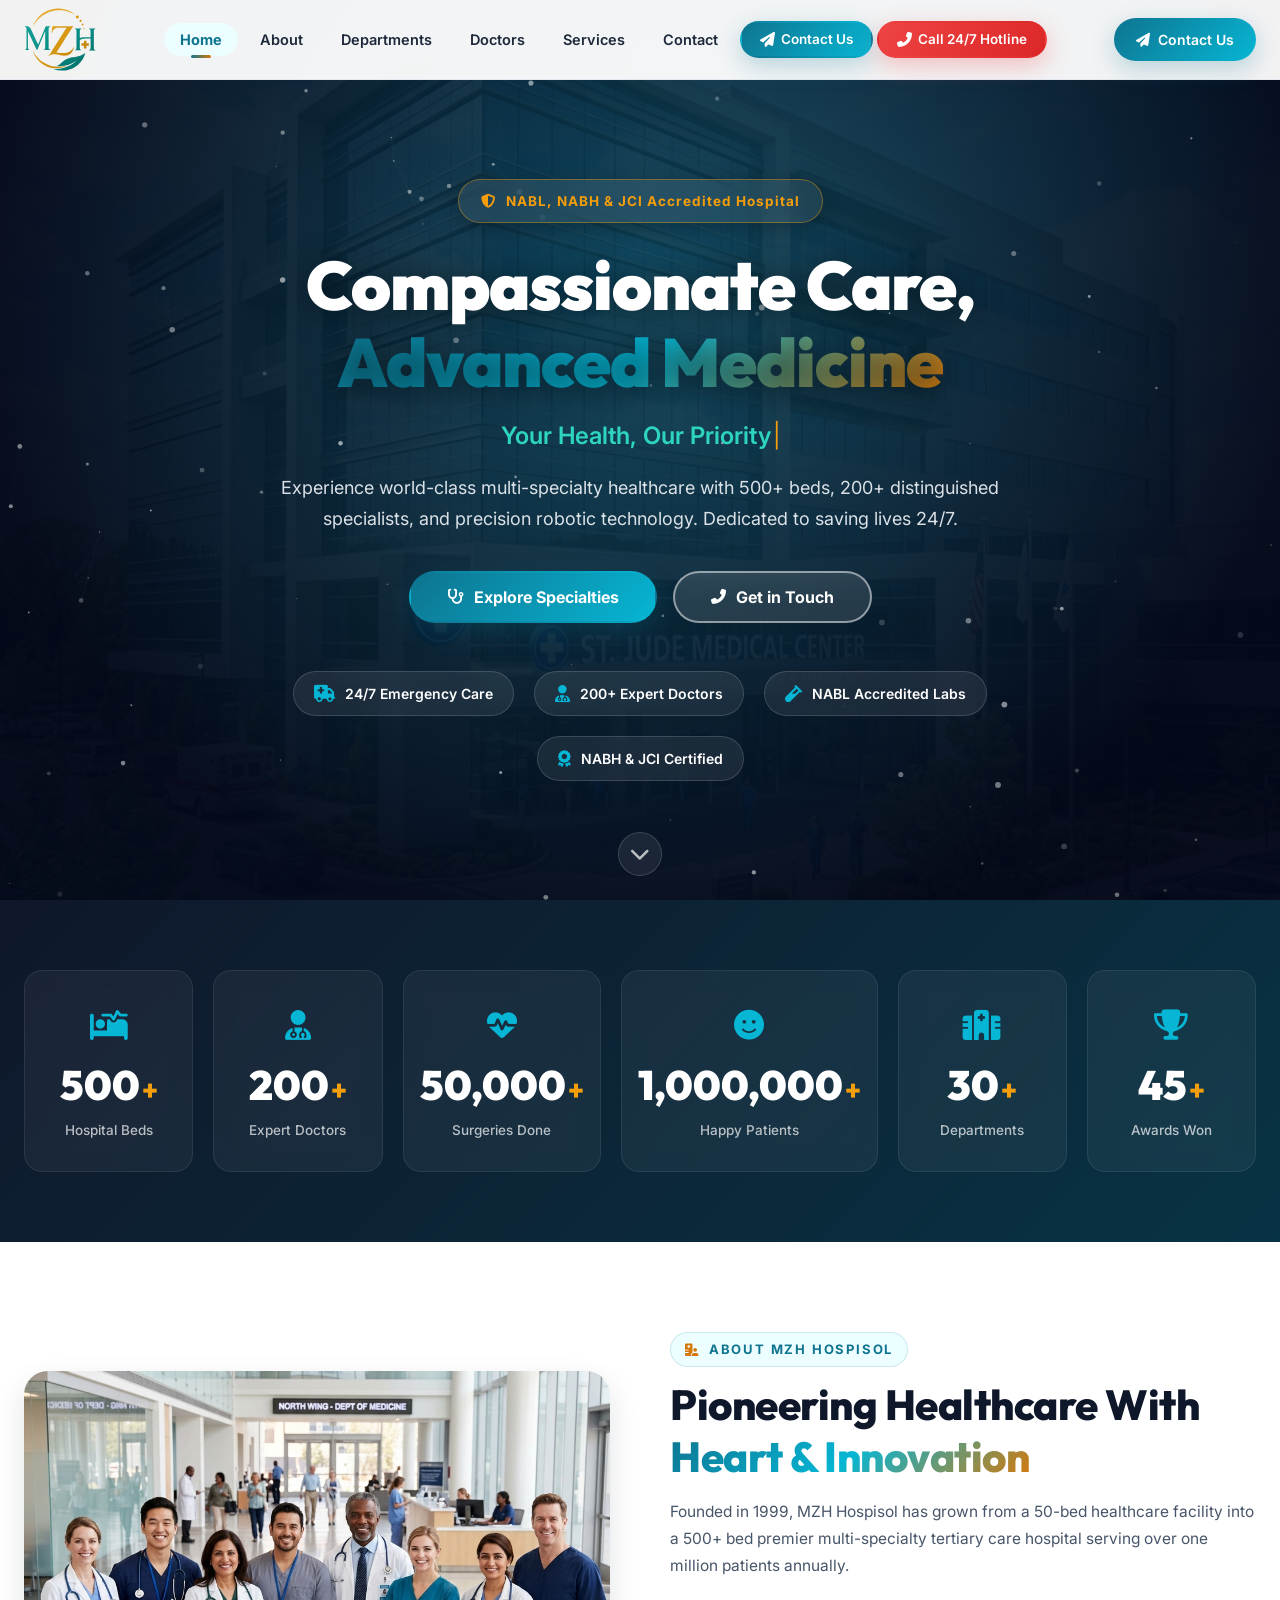
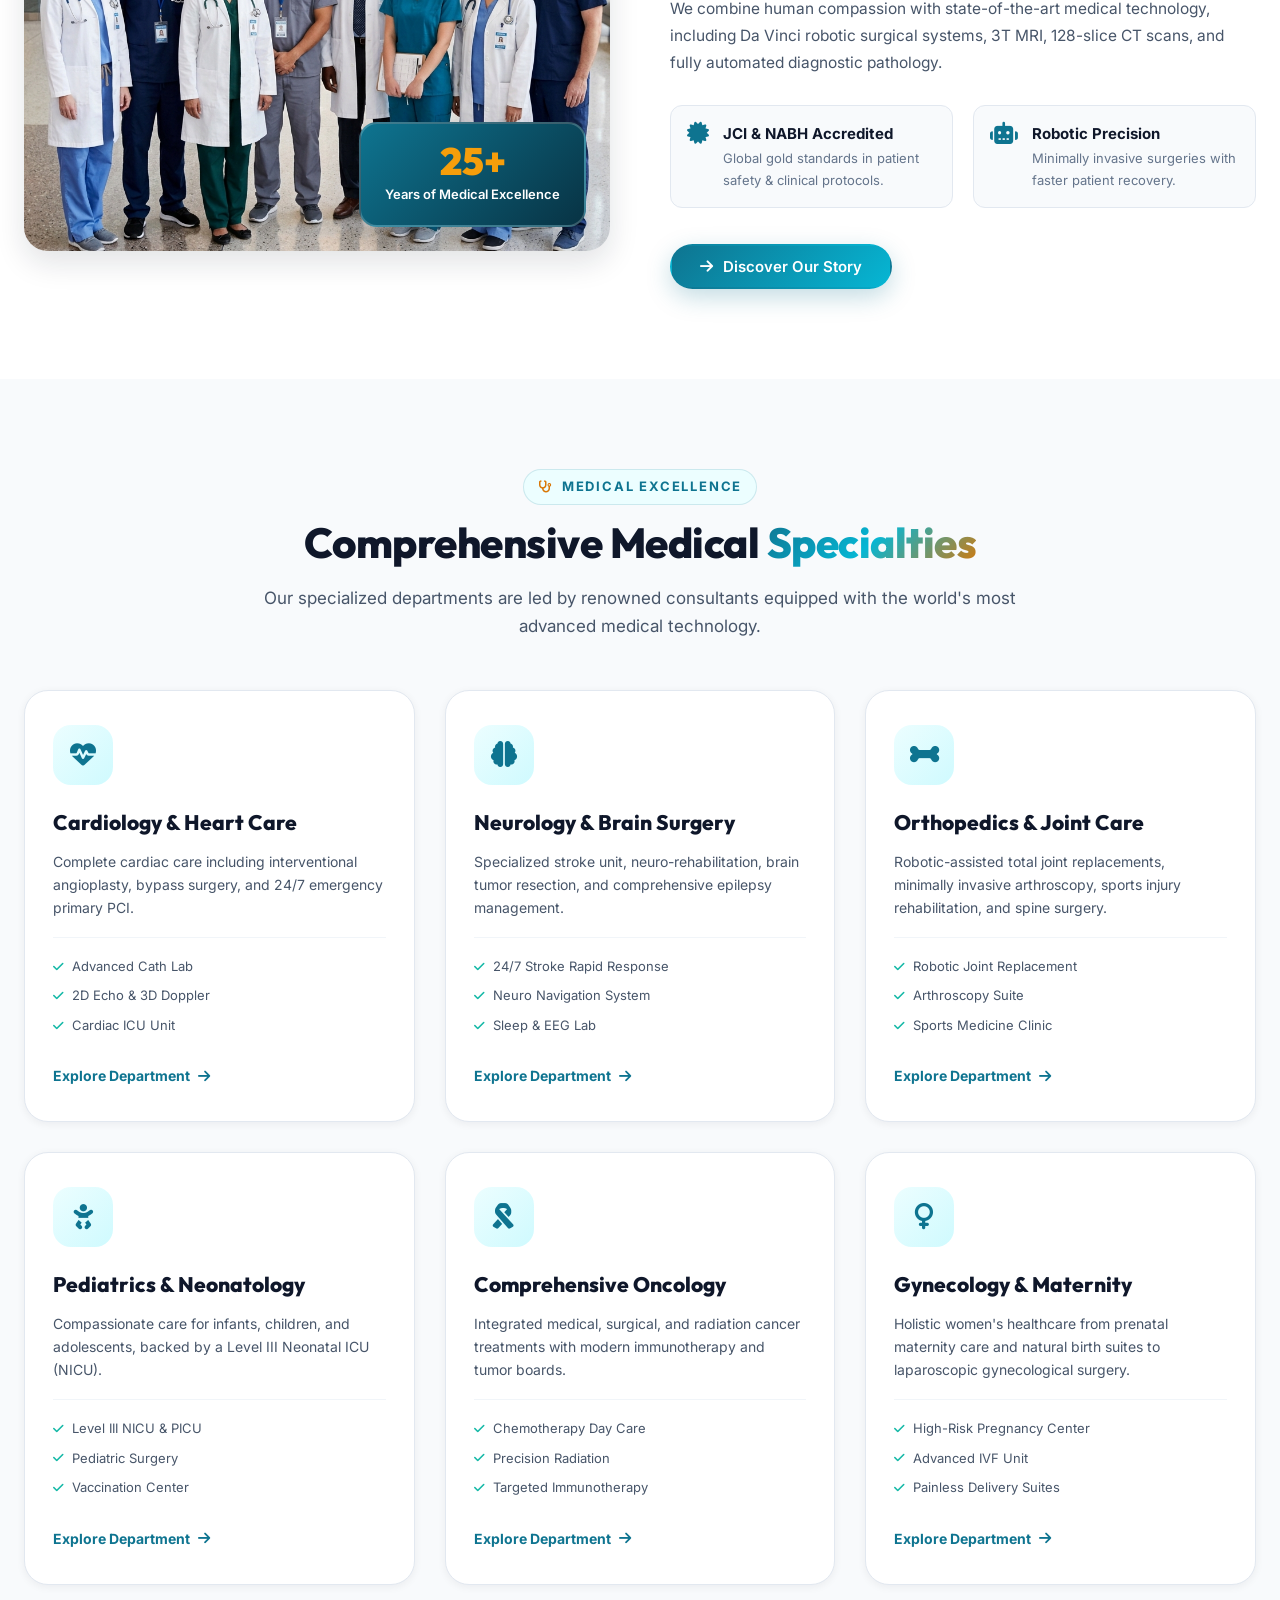
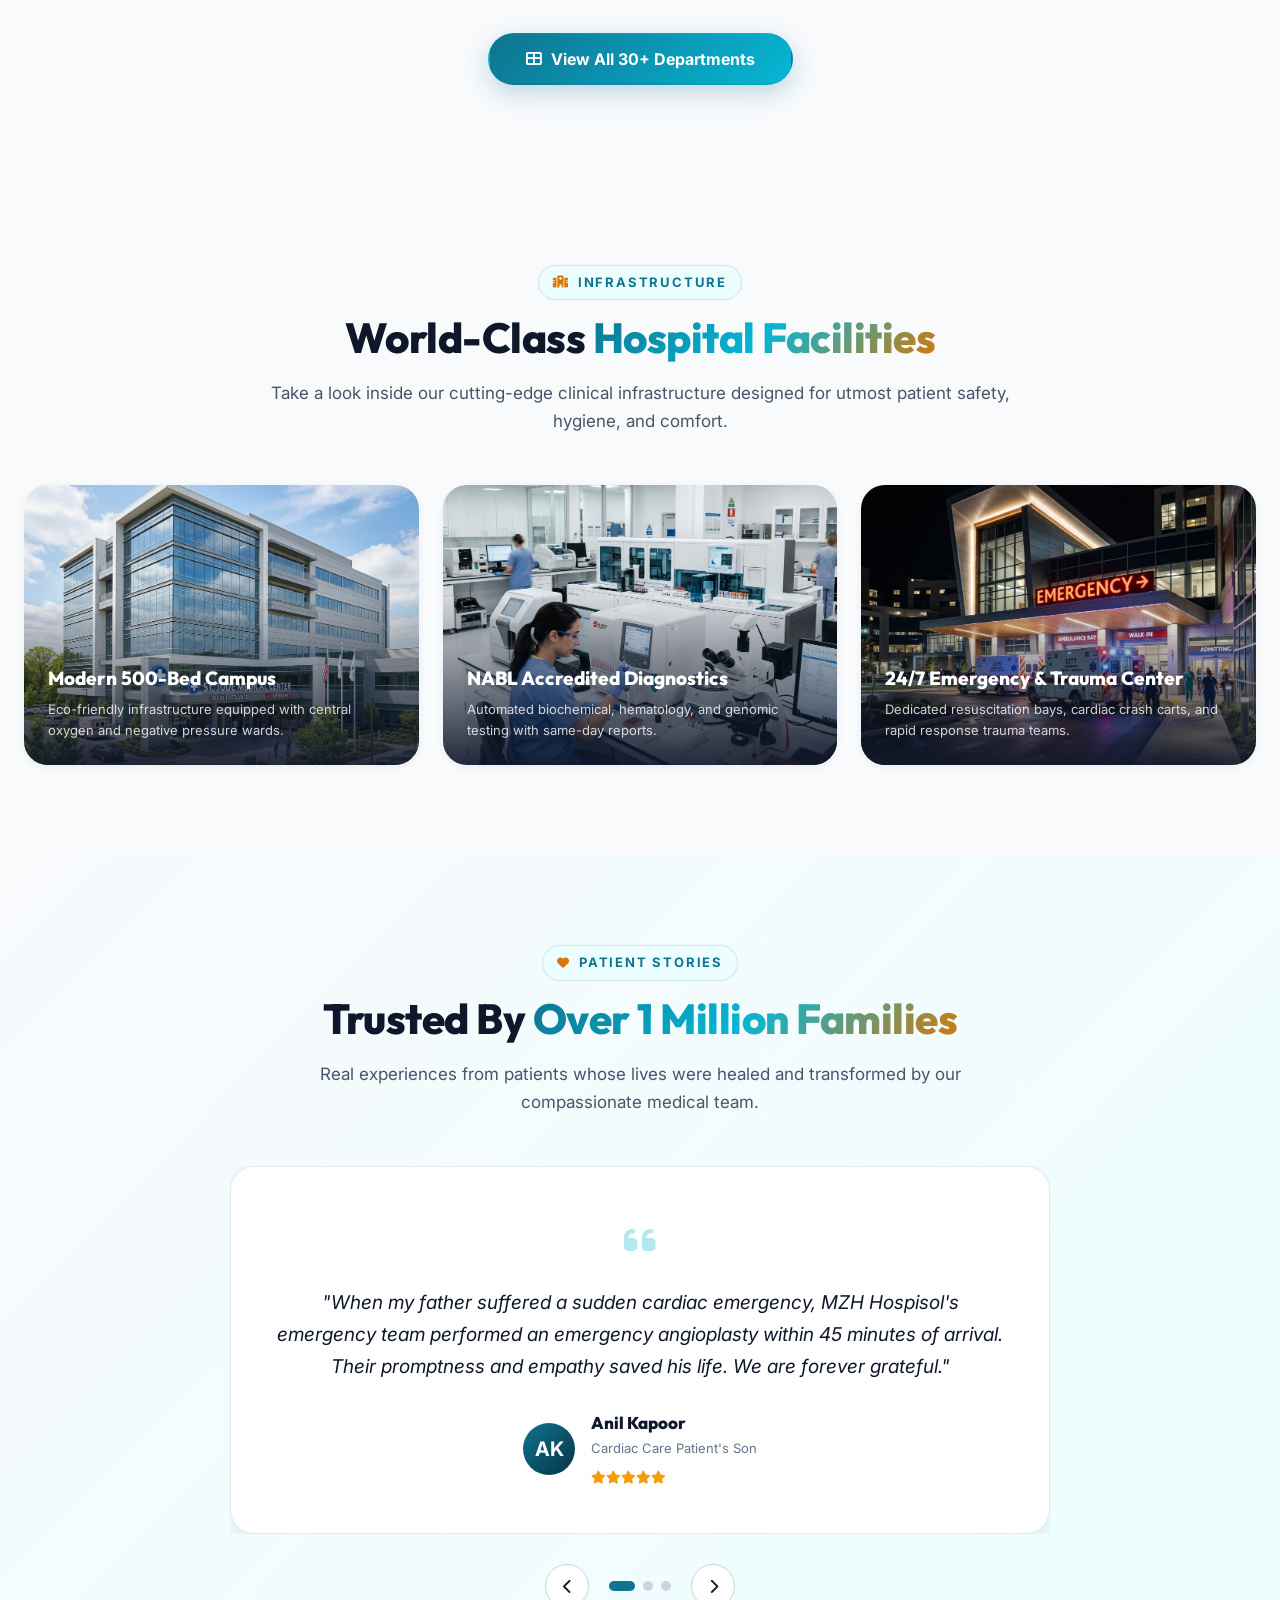
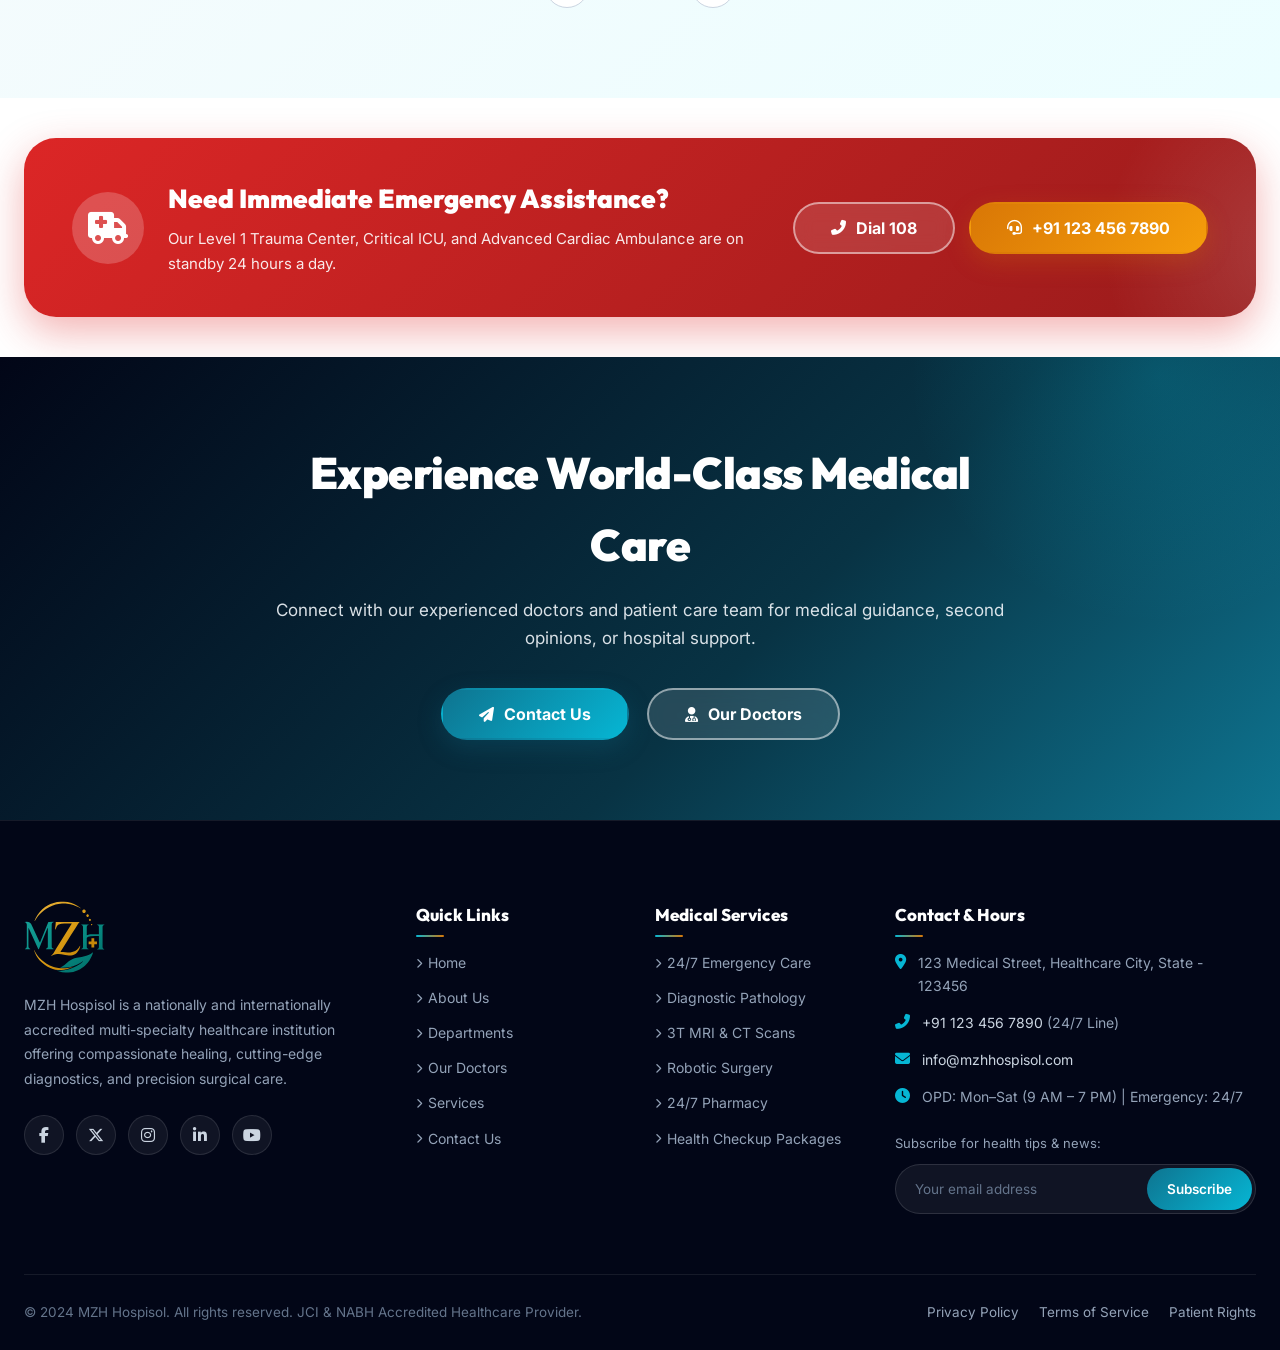
<file: index.html>
<!DOCTYPE html>
<html lang="en">

<head>
    <meta charset="UTF-8">
    <meta name="viewport" content="width=device-width, initial-scale=1.0">
    <meta name="description"
        content="MZH Hospisol - Your trusted healthcare partner offering world-class medical services, 200+ experienced doctors, advanced diagnostics, and 24/7 emergency care.">
    <meta name="keywords"
        content="hospital, healthcare, doctors, diagnostics, emergency care, medical services, lab testing, cardiology, neurology">
    <title>MZH Hospisol | World-Class Healthcare & Medical Services</title>
    
    <!-- Preconnect Fonts -->
    <link rel="preconnect" href="https://fonts.googleapis.com">
    <link rel="preconnect" href="https://fonts.gstatic.com" crossorigin>
    <link href="https://fonts.googleapis.com/css2?family=Inter:wght@300;400;500;600;700;800&family=Outfit:wght@400;500;600;700;800;900&display=swap" rel="stylesheet">
    
    <!-- Font Awesome -->
    <link rel="stylesheet" href="https://cdnjs.cloudflare.com/ajax/libs/font-awesome/6.5.1/css/all.min.css">
    
    <!-- Favicon -->
    <link rel="icon" href="images/logo.svg" type="image/svg+xml">
    
    <!-- Stylesheet -->
    <link rel="stylesheet" href="css/styles.css">
</head>

<body>
    <!-- Skip to Content Link -->
    <a href="#main-content" class="skip-link">Skip to main content</a>

    <!-- Scroll Progress Bar -->
    <div class="scroll-progress" id="scrollProgress"></div>

    <!-- Navigation -->
    <nav class="navbar" id="navbar">
        <div class="nav-container">
            <a href="index.html" class="nav-logo" aria-label="MZH Hospisol Home">
                <img src="images/logo.svg" alt="MZH Hospisol Logo" width="200" height="64">
            </a>
            
            <ul class="nav-links" id="navLinks">
                <li><a href="index.html" class="nav-link active">Home</a></li>
                <li><a href="about.html" class="nav-link">About</a></li>
                <li><a href="departments.html" class="nav-link">Departments</a></li>
                <li><a href="doctors.html" class="nav-link">Doctors</a></li>
                <li><a href="services.html" class="nav-link">Services</a></li>
                <li><a href="contact.html" class="nav-link">Contact</a></li>
                
                <!-- Mobile Only Actions inside Drawer -->
                <li class="nav-mobile-footer">
                    <a href="contact.html" class="btn btn-primary btn-sm">
                        <i class="fas fa-paper-plane"></i> Contact Us
                    </a>
                    <a href="tel:+911234567890" class="btn btn-emergency btn-sm">
                        <i class="fas fa-phone-alt"></i> Call 24/7 Hotline
                    </a>
                </li>
            </ul>

            <div class="nav-actions">
                <a href="contact.html" class="nav-cta">
                    <i class="fas fa-paper-plane"></i> Contact Us
                </a>
                <button class="hamburger" id="hamburger" aria-label="Open navigation menu">
                    <span></span>
                    <span></span>
                    <span></span>
                </button>
            </div>
        </div>
    </nav>

    <!-- Main Content -->
    <main id="main-content">
        <!-- Hero Section -->
        <section class="hero" id="home">
            <div class="hero-overlay"></div>
            <img src="images/hospital-hero.png" alt="MZH Hospisol Modern Hospital Building" class="hero-bg-img" fetchpriority="high">
            <canvas id="heroParticles" class="hero-particles"></canvas>
            
            <div class="hero-content">
                <div class="hero-badge">
                    <i class="fas fa-shield-alt"></i> NABL, NABH & JCI Accredited Hospital
                </div>
                <h1 class="hero-title">
                    Compassionate Care,<br>
                    <span class="gradient-text">Advanced Medicine</span>
                </h1>
                <div class="hero-subtitle">
                    <span id="typingText"></span><span class="cursor">|</span>
                </div>
                <p class="hero-description">
                    Experience world-class multi-specialty healthcare with 500+ beds, 200+ distinguished specialists, and precision robotic technology. Dedicated to saving lives 24/7.
                </p>
                <div class="hero-buttons">
                    <a href="departments.html" class="btn btn-primary btn-lg">
                        <i class="fas fa-stethoscope"></i> Explore Specialties
                    </a>
                    <a href="contact.html" class="btn btn-outline btn-lg">
                        <i class="fas fa-phone-alt"></i> Get in Touch
                    </a>
                </div>
                <div class="hero-features">
                    <div class="hero-feature">
                        <i class="fas fa-ambulance"></i>
                        <span>24/7 Emergency Care</span>
                    </div>
                    <div class="hero-feature">
                        <i class="fas fa-user-md"></i>
                        <span>200+ Expert Doctors</span>
                    </div>
                    <div class="hero-feature">
                        <i class="fas fa-vial"></i>
                        <span>NABL Accredited Labs</span>
                    </div>
                    <div class="hero-feature">
                        <i class="fas fa-award"></i>
                        <span>NABH & JCI Certified</span>
                    </div>
                </div>
            </div>

            <div class="hero-scroll">
                <a href="#stats" aria-label="Scroll to stats"><i class="fas fa-chevron-down"></i></a>
            </div>
        </section>

        <!-- Stats Section -->
        <section class="stats-section" id="stats">
            <div class="container">
                <div class="stats-grid">
                    <div class="stat-card reveal">
                        <div class="stat-icon"><i class="fas fa-procedures"></i></div>
                        <div class="stat-display">
                            <span class="stat-number" data-target="500">500</span>
                            <span class="stat-suffix">+</span>
                        </div>
                        <div class="stat-label">Hospital Beds</div>
                    </div>
                    <div class="stat-card reveal">
                        <div class="stat-icon"><i class="fas fa-user-md"></i></div>
                        <div class="stat-display">
                            <span class="stat-number" data-target="200">200</span>
                            <span class="stat-suffix">+</span>
                        </div>
                        <div class="stat-label">Expert Doctors</div>
                    </div>
                    <div class="stat-card reveal">
                        <div class="stat-icon"><i class="fas fa-heartbeat"></i></div>
                        <div class="stat-display">
                            <span class="stat-number" data-target="50000">50,000</span>
                            <span class="stat-suffix">+</span>
                        </div>
                        <div class="stat-label">Surgeries Done</div>
                    </div>
                    <div class="stat-card reveal">
                        <div class="stat-icon"><i class="fas fa-smile"></i></div>
                        <div class="stat-display">
                            <span class="stat-number" data-target="1000000">1,000,000</span>
                            <span class="stat-suffix">+</span>
                        </div>
                        <div class="stat-label">Happy Patients</div>
                    </div>
                    <div class="stat-card reveal">
                        <div class="stat-icon"><i class="fas fa-hospital"></i></div>
                        <div class="stat-display">
                            <span class="stat-number" data-target="30">30</span>
                            <span class="stat-suffix">+</span>
                        </div>
                        <div class="stat-label">Departments</div>
                    </div>
                    <div class="stat-card reveal">
                        <div class="stat-icon"><i class="fas fa-trophy"></i></div>
                        <div class="stat-display">
                            <span class="stat-number" data-target="45">45</span>
                            <span class="stat-suffix">+</span>
                        </div>
                        <div class="stat-label">Awards Won</div>
                    </div>
                </div>
            </div>
        </section>

        <!-- Quick About Section -->
        <section class="section about-preview">
            <div class="container">
                <div class="about-grid">
                    <div class="about-image-wrapper reveal">
                        <img src="images/medical-team.png" alt="MZH Hospisol Distinguished Medical Team" loading="lazy">
                        <div class="about-experience-badge">
                            <span class="experience-number">25+</span>
                            <span class="experience-text">Years of Medical Excellence</span>
                        </div>
                    </div>
                    <div class="about-content reveal">
                        <div class="section-label">
                            <i class="fas fa-hospital-user"></i> About MZH Hospisol
                        </div>
                        <h2 class="section-title">Pioneering Healthcare With <span class="gradient-text">Heart & Innovation</span></h2>
                        <p class="about-text">
                            Founded in 1999, MZH Hospisol has grown from a 50-bed healthcare facility into a 500+ bed premier multi-specialty tertiary care hospital serving over one million patients annually.
                        </p>
                        <p class="about-text">
                            We combine human compassion with state-of-the-art medical technology, including Da Vinci robotic surgical systems, 3T MRI, 128-slice CT scans, and fully automated diagnostic pathology.
                        </p>
                        <div class="about-highlights">
                            <div class="about-highlight">
                                <i class="fas fa-certificate highlight-icon"></i>
                                <div>
                                    <h4>JCI & NABH Accredited</h4>
                                    <p>Global gold standards in patient safety & clinical protocols.</p>
                                </div>
                            </div>
                            <div class="about-highlight">
                                <i class="fas fa-robot highlight-icon"></i>
                                <div>
                                    <h4>Robotic Precision</h4>
                                    <p>Minimally invasive surgeries with faster patient recovery.</p>
                                </div>
                            </div>
                        </div>
                        <a href="about.html" class="btn btn-primary">
                            <i class="fas fa-arrow-right"></i> Discover Our Story
                        </a>
                    </div>
                </div>
            </div>
        </section>

        <!-- Featured Departments Section -->
        <section class="section departments" style="background: var(--slate-50);">
            <div class="container">
                <div class="section-header reveal">
                    <div class="section-label"><i class="fas fa-stethoscope"></i> Medical Excellence</div>
                    <h2 class="section-title">Comprehensive Medical <span class="gradient-text">Specialties</span></h2>
                    <p class="section-subtitle">Our specialized departments are led by renowned consultants equipped with the world's most advanced medical technology.</p>
                </div>
                
                <div class="departments-grid">
                    <!-- Cardiology -->
                    <div class="dept-card reveal">
                        <div class="dept-icon"><i class="fas fa-heart-pulse"></i></div>
                        <h3>Cardiology & Heart Care</h3>
                        <p>Complete cardiac care including interventional angioplasty, bypass surgery, and 24/7 emergency primary PCI.</p>
                        <ul class="dept-features">
                            <li><i class="fas fa-check"></i> Advanced Cath Lab</li>
                            <li><i class="fas fa-check"></i> 2D Echo & 3D Doppler</li>
                            <li><i class="fas fa-check"></i> Cardiac ICU Unit</li>
                        </ul>
                        <a href="departments.html" class="dept-link">Explore Department <i class="fas fa-arrow-right"></i></a>
                    </div>

                    <!-- Neurology -->
                    <div class="dept-card reveal">
                        <div class="dept-icon"><i class="fas fa-brain"></i></div>
                        <h3>Neurology & Brain Surgery</h3>
                        <p>Specialized stroke unit, neuro-rehabilitation, brain tumor resection, and comprehensive epilepsy management.</p>
                        <ul class="dept-features">
                            <li><i class="fas fa-check"></i> 24/7 Stroke Rapid Response</li>
                            <li><i class="fas fa-check"></i> Neuro Navigation System</li>
                            <li><i class="fas fa-check"></i> Sleep & EEG Lab</li>
                        </ul>
                        <a href="departments.html" class="dept-link">Explore Department <i class="fas fa-arrow-right"></i></a>
                    </div>

                    <!-- Orthopedics -->
                    <div class="dept-card reveal">
                        <div class="dept-icon"><i class="fas fa-bone"></i></div>
                        <h3>Orthopedics & Joint Care</h3>
                        <p>Robotic-assisted total joint replacements, minimally invasive arthroscopy, sports injury rehabilitation, and spine surgery.</p>
                        <ul class="dept-features">
                            <li><i class="fas fa-check"></i> Robotic Joint Replacement</li>
                            <li><i class="fas fa-check"></i> Arthroscopy Suite</li>
                            <li><i class="fas fa-check"></i> Sports Medicine Clinic</li>
                        </ul>
                        <a href="departments.html" class="dept-link">Explore Department <i class="fas fa-arrow-right"></i></a>
                    </div>

                    <!-- Pediatrics -->
                    <div class="dept-card reveal">
                        <div class="dept-icon"><i class="fas fa-baby"></i></div>
                        <h3>Pediatrics & Neonatology</h3>
                        <p>Compassionate care for infants, children, and adolescents, backed by a Level III Neonatal ICU (NICU).</p>
                        <ul class="dept-features">
                            <li><i class="fas fa-check"></i> Level III NICU & PICU</li>
                            <li><i class="fas fa-check"></i> Pediatric Surgery</li>
                            <li><i class="fas fa-check"></i> Vaccination Center</li>
                        </ul>
                        <a href="departments.html" class="dept-link">Explore Department <i class="fas fa-arrow-right"></i></a>
                    </div>

                    <!-- Oncology -->
                    <div class="dept-card reveal">
                        <div class="dept-icon"><i class="fas fa-ribbon"></i></div>
                        <h3>Comprehensive Oncology</h3>
                        <p>Integrated medical, surgical, and radiation cancer treatments with modern immunotherapy and tumor boards.</p>
                        <ul class="dept-features">
                            <li><i class="fas fa-check"></i> Chemotherapy Day Care</li>
                            <li><i class="fas fa-check"></i> Precision Radiation</li>
                            <li><i class="fas fa-check"></i> Targeted Immunotherapy</li>
                        </ul>
                        <a href="departments.html" class="dept-link">Explore Department <i class="fas fa-arrow-right"></i></a>
                    </div>

                    <!-- Gynecology -->
                    <div class="dept-card reveal">
                        <div class="dept-icon"><i class="fas fa-venus"></i></div>
                        <h3>Gynecology & Maternity</h3>
                        <p>Holistic women's healthcare from prenatal maternity care and natural birth suites to laparoscopic gynecological surgery.</p>
                        <ul class="dept-features">
                            <li><i class="fas fa-check"></i> High-Risk Pregnancy Center</li>
                            <li><i class="fas fa-check"></i> Advanced IVF Unit</li>
                            <li><i class="fas fa-check"></i> Painless Delivery Suites</li>
                        </ul>
                        <a href="departments.html" class="dept-link">Explore Department <i class="fas fa-arrow-right"></i></a>
                    </div>
                </div>

                <div style="text-align: center; margin-top: 48px;" class="reveal">
                    <a href="departments.html" class="btn btn-primary btn-lg">
                        <i class="fas fa-th-large"></i> View All 30+ Departments
                    </a>
                </div>
            </div>
        </section>

        <!-- Facilities & Lightbox Gallery -->
        <section class="section facilities">
            <div class="container">
                <div class="section-header reveal">
                    <div class="section-label"><i class="fas fa-hospital"></i> Infrastructure</div>
                    <h2 class="section-title">World-Class <span class="gradient-text">Hospital Facilities</span></h2>
                    <p class="section-subtitle">Take a look inside our cutting-edge clinical infrastructure designed for utmost patient safety, hygiene, and comfort.</p>
                </div>

                <div class="facilities-grid">
                    <div class="facility-card reveal" data-lightbox="images/hospital-hero.png">
                        <img src="images/hospital-hero.png" alt="MZH Modern Multi-Specialty Hospital Exterior" loading="lazy">
                        <div class="facility-overlay">
                            <h3>Modern 500-Bed Campus</h3>
                            <p>Eco-friendly infrastructure equipped with central oxygen and negative pressure wards.</p>
                        </div>
                    </div>
                    <div class="facility-card reveal" data-lightbox="images/lab-testing.png">
                        <img src="images/lab-testing.png" alt="Advanced Pathology & Diagnostic Testing Center" loading="lazy">
                        <div class="facility-overlay">
                            <h3>NABL Accredited Diagnostics</h3>
                            <p>Automated biochemical, hematology, and genomic testing with same-day reports.</p>
                        </div>
                    </div>
                    <div class="facility-card reveal" data-lightbox="images/emergency-care.png">
                        <img src="images/emergency-care.png" alt="24/7 Emergency & Critical Trauma Unit" loading="lazy">
                        <div class="facility-overlay">
                            <h3>24/7 Emergency & Trauma Center</h3>
                            <p>Dedicated resuscitation bays, cardiac crash carts, and rapid response trauma teams.</p>
                        </div>
                    </div>
                </div>
            </div>
        </section>

        <!-- Patient Testimonials Carousel -->
        <section class="section testimonials">
            <div class="container">
                <div class="section-header reveal">
                    <div class="section-label"><i class="fas fa-heart"></i> Patient Stories</div>
                    <h2 class="section-title">Trusted By <span class="gradient-text">Over 1 Million Families</span></h2>
                    <p class="section-subtitle">Real experiences from patients whose lives were healed and transformed by our compassionate medical team.</p>
                </div>

                <div class="testimonial-slider reveal">
                    <div class="testimonial-track">
                        <!-- Slide 1 -->
                        <div class="testimonial-slide active">
                            <div class="testimonial-card">
                                <div class="testimonial-quote-icon"><i class="fas fa-quote-left"></i></div>
                                <p class="testimonial-text">
                                    "When my father suffered a sudden cardiac emergency, MZH Hospisol's emergency team performed an emergency angioplasty within 45 minutes of arrival. Their promptness and empathy saved his life. We are forever grateful."
                                </p>
                                <div class="testimonial-author">
                                    <div class="testimonial-avatar">AK</div>
                                    <div class="testimonial-author-info">
                                        <h4>Anil Kapoor</h4>
                                        <p>Cardiac Care Patient's Son</p>
                                        <div class="testimonial-rating">
                                            <i class="fas fa-star"></i><i class="fas fa-star"></i><i class="fas fa-star"></i><i class="fas fa-star"></i><i class="fas fa-star"></i>
                                        </div>
                                    </div>
                                </div>
                            </div>
                        </div>

                        <!-- Slide 2 -->
                        <div class="testimonial-slide">
                            <div class="testimonial-card">
                                <div class="testimonial-quote-icon"><i class="fas fa-quote-left"></i></div>
                                <p class="testimonial-text">
                                    "I underwent robotic knee replacement under Dr. Vikram Singh. Within 3 days I was walking pain-free, and within 3 weeks I was back to my normal routine. The nursing staff and physio team were phenomenal!"
                                </p>
                                <div class="testimonial-author">
                                    <div class="testimonial-avatar">SM</div>
                                    <div class="testimonial-author-info">
                                        <h4>Sunita Mukherjee</h4>
                                        <p>Orthopedic Surgery Patient</p>
                                        <div class="testimonial-rating">
                                            <i class="fas fa-star"></i><i class="fas fa-star"></i><i class="fas fa-star"></i><i class="fas fa-star"></i><i class="fas fa-star"></i>
                                        </div>
                                    </div>
                                </div>
                            </div>
                        </div>

                        <!-- Slide 3 -->
                        <div class="testimonial-slide">
                            <div class="testimonial-card">
                                <div class="testimonial-quote-icon"><i class="fas fa-quote-left"></i></div>
                                <p class="testimonial-text">
                                    "Our daughter was born prematurely and spent two weeks in the NICU. The pediatric doctors and nurses treated her with so much love and clinical perfection. Today she is a healthy, cheerful toddler."
                                </p>
                                <div class="testimonial-author">
                                    <div class="testimonial-avatar">RG</div>
                                    <div class="testimonial-author-info">
                                        <h4>Rohan & Gauri Gupta</h4>
                                        <p>NICU Parents</p>
                                        <div class="testimonial-rating">
                                            <i class="fas fa-star"></i><i class="fas fa-star"></i><i class="fas fa-star"></i><i class="fas fa-star"></i><i class="fas fa-star"></i>
                                        </div>
                                    </div>
                                </div>
                            </div>
                        </div>
                    </div>

                    <!-- Testimonial Controls -->
                    <div class="testimonial-controls">
                        <button class="testimonial-btn" id="prevBtn" aria-label="Previous testimonial">
                            <i class="fas fa-chevron-left"></i>
                        </button>
                        <div class="testimonial-dots">
                            <span class="dot active"></span>
                            <span class="dot"></span>
                            <span class="dot"></span>
                        </div>
                        <button class="testimonial-btn" id="nextBtn" aria-label="Next testimonial">
                            <i class="fas fa-chevron-right"></i>
                        </button>
                    </div>
                </div>
            </div>
        </section>

        <!-- Emergency Banner Callout -->
        <section class="emergency-banner-section">
            <div class="container">
                <div class="emergency-banner reveal">
                    <div class="emergency-banner-left">
                        <div class="emergency-banner-icon"><i class="fas fa-ambulance"></i></div>
                        <div>
                            <h3 class="emergency-banner-title">Need Immediate Emergency Assistance?</h3>
                            <p class="emergency-banner-desc">Our Level 1 Trauma Center, Critical ICU, and Advanced Cardiac Ambulance are on standby 24 hours a day.</p>
                        </div>
                    </div>
                    <div class="emergency-banner-actions">
                        <a href="tel:108" class="btn btn-outline btn-lg">
                            <i class="fas fa-phone-alt"></i> Dial 108
                        </a>
                        <a href="tel:+911234567890" class="btn btn-secondary btn-lg">
                            <i class="fas fa-headset"></i> +91 123 456 7890
                        </a>
                    </div>
                </div>
            </div>
        </section>

        <!-- Call to Action Banner -->
        <section class="cta-section">
            <div class="container">
                <div class="cta-content reveal">
                    <h2>Experience World-Class Medical Care</h2>
                    <p>Connect with our experienced doctors and patient care team for medical guidance, second opinions, or hospital support.</p>
                    <div class="cta-buttons">
                        <a href="contact.html" class="btn btn-primary btn-lg">
                            <i class="fas fa-paper-plane"></i> Contact Us
                        </a>
                        <a href="doctors.html" class="btn btn-outline btn-lg">
                            <i class="fas fa-user-md"></i> Our Doctors
                        </a>
                    </div>
                </div>
            </div>
        </section>
    </main>

    <!-- Gallery Lightbox Modal Container -->
    <div class="lightbox" id="lightbox" role="dialog" aria-modal="true" aria-label="Image Preview">
        <button class="lightbox-close" id="lightboxClose" aria-label="Close image preview"><i class="fas fa-times"></i></button>
        <div class="lightbox-content">
            <img id="lightboxImg" class="lightbox-img" alt="Enlarged facility photograph">
        </div>
    </div>

    <!-- Footer -->
    <footer class="footer">
        <div class="container">
            <div class="footer-grid">
                <div class="footer-col">
                    <div class="footer-logo">
                        <img src="images/logo.svg" alt="MZH Hospisol" width="220" height="72">
                    </div>
                    <p class="footer-desc">
                        MZH Hospisol is a nationally and internationally accredited multi-specialty healthcare institution offering compassionate healing, cutting-edge diagnostics, and precision surgical care.
                    </p>
                    <div class="footer-socials">
                        <a href="#" aria-label="Facebook"><i class="fab fa-facebook-f"></i></a>
                        <a href="#" aria-label="Twitter / X"><i class="fab fa-x-twitter"></i></a>
                        <a href="#" aria-label="Instagram"><i class="fab fa-instagram"></i></a>
                        <a href="#" aria-label="LinkedIn"><i class="fab fa-linkedin-in"></i></a>
                        <a href="#" aria-label="YouTube"><i class="fab fa-youtube"></i></a>
                    </div>
                </div>

                <div class="footer-col">
                    <h4>Quick Links</h4>
                    <div class="footer-links-list">
                        <a href="index.html"><i class="fas fa-chevron-right" style="font-size:10px;"></i> Home</a>
                        <a href="about.html"><i class="fas fa-chevron-right" style="font-size:10px;"></i> About Us</a>
                        <a href="departments.html"><i class="fas fa-chevron-right" style="font-size:10px;"></i> Departments</a>
                        <a href="doctors.html"><i class="fas fa-chevron-right" style="font-size:10px;"></i> Our Doctors</a>
                        <a href="services.html"><i class="fas fa-chevron-right" style="font-size:10px;"></i> Services</a>
                        <a href="contact.html"><i class="fas fa-chevron-right" style="font-size:10px;"></i> Contact Us</a>
                    </div>
                </div>

                <div class="footer-col">
                    <h4>Medical Services</h4>
                    <div class="footer-links-list">
                        <a href="services.html"><i class="fas fa-chevron-right" style="font-size:10px;"></i> 24/7 Emergency Care</a>
                        <a href="services.html"><i class="fas fa-chevron-right" style="font-size:10px;"></i> Diagnostic Pathology</a>
                        <a href="services.html"><i class="fas fa-chevron-right" style="font-size:10px;"></i> 3T MRI & CT Scans</a>
                        <a href="services.html"><i class="fas fa-chevron-right" style="font-size:10px;"></i> Robotic Surgery</a>
                        <a href="services.html"><i class="fas fa-chevron-right" style="font-size:10px;"></i> 24/7 Pharmacy</a>
                        <a href="services.html"><i class="fas fa-chevron-right" style="font-size:10px;"></i> Health Checkup Packages</a>
                    </div>
                </div>

                <div class="footer-col">
                    <h4>Contact & Hours</h4>
                    <div class="footer-contact-list">
                        <div class="footer-contact-item">
                            <i class="fas fa-map-marker-alt"></i>
                            <span>123 Medical Street, Healthcare City, State - 123456</span>
                        </div>
                        <div class="footer-contact-item">
                            <i class="fas fa-phone-alt"></i>
                            <span><a href="tel:+911234567890">+91 123 456 7890</a> (24/7 Line)</span>
                        </div>
                        <div class="footer-contact-item">
                            <i class="fas fa-envelope"></i>
                            <span><a href="mailto:info@mzhhospisol.com">info@mzhhospisol.com</a></span>
                        </div>
                        <div class="footer-contact-item">
                            <i class="fas fa-clock"></i>
                            <span>OPD: Mon–Sat (9 AM – 7 PM) | Emergency: 24/7</span>
                        </div>
                    </div>

                    <div class="newsletter-box">
                        <p>Subscribe for health tips & news:</p>
                        <form class="newsletter-form">
                            <input type="email" class="newsletter-input" placeholder="Your email address" required>
                            <button type="submit" class="newsletter-btn">Subscribe</button>
                        </form>
                    </div>
                </div>
            </div>

            <div class="footer-bottom">
                <p>&copy; 2024 MZH Hospisol. All rights reserved. JCI & NABH Accredited Healthcare Provider.</p>
                <div class="footer-bottom-links">
                    <a href="#">Privacy Policy</a>
                    <a href="#">Terms of Service</a>
                    <a href="#">Patient Rights</a>
                </div>
            </div>
        </div>
    </footer>

    <!-- Toast Notification Container -->
    <div class="toast-container" id="toastContainer"></div>

    <!-- Back to Top Button -->
    <button class="back-to-top" id="backToTop" aria-label="Back to top">
        <i class="fas fa-chevron-up"></i>
    </button>

    <!-- Mobile Emergency Floating Trigger -->
    <a href="tel:+911234567890" class="floating-emergency" aria-label="Call Emergency Hotline">
        <i class="fas fa-phone-alt"></i> <span>24/7 Emergency</span>
    </a>

    <!-- Interactive Script -->
    <script src="script.js"></script>
</body>

</html>
</file>
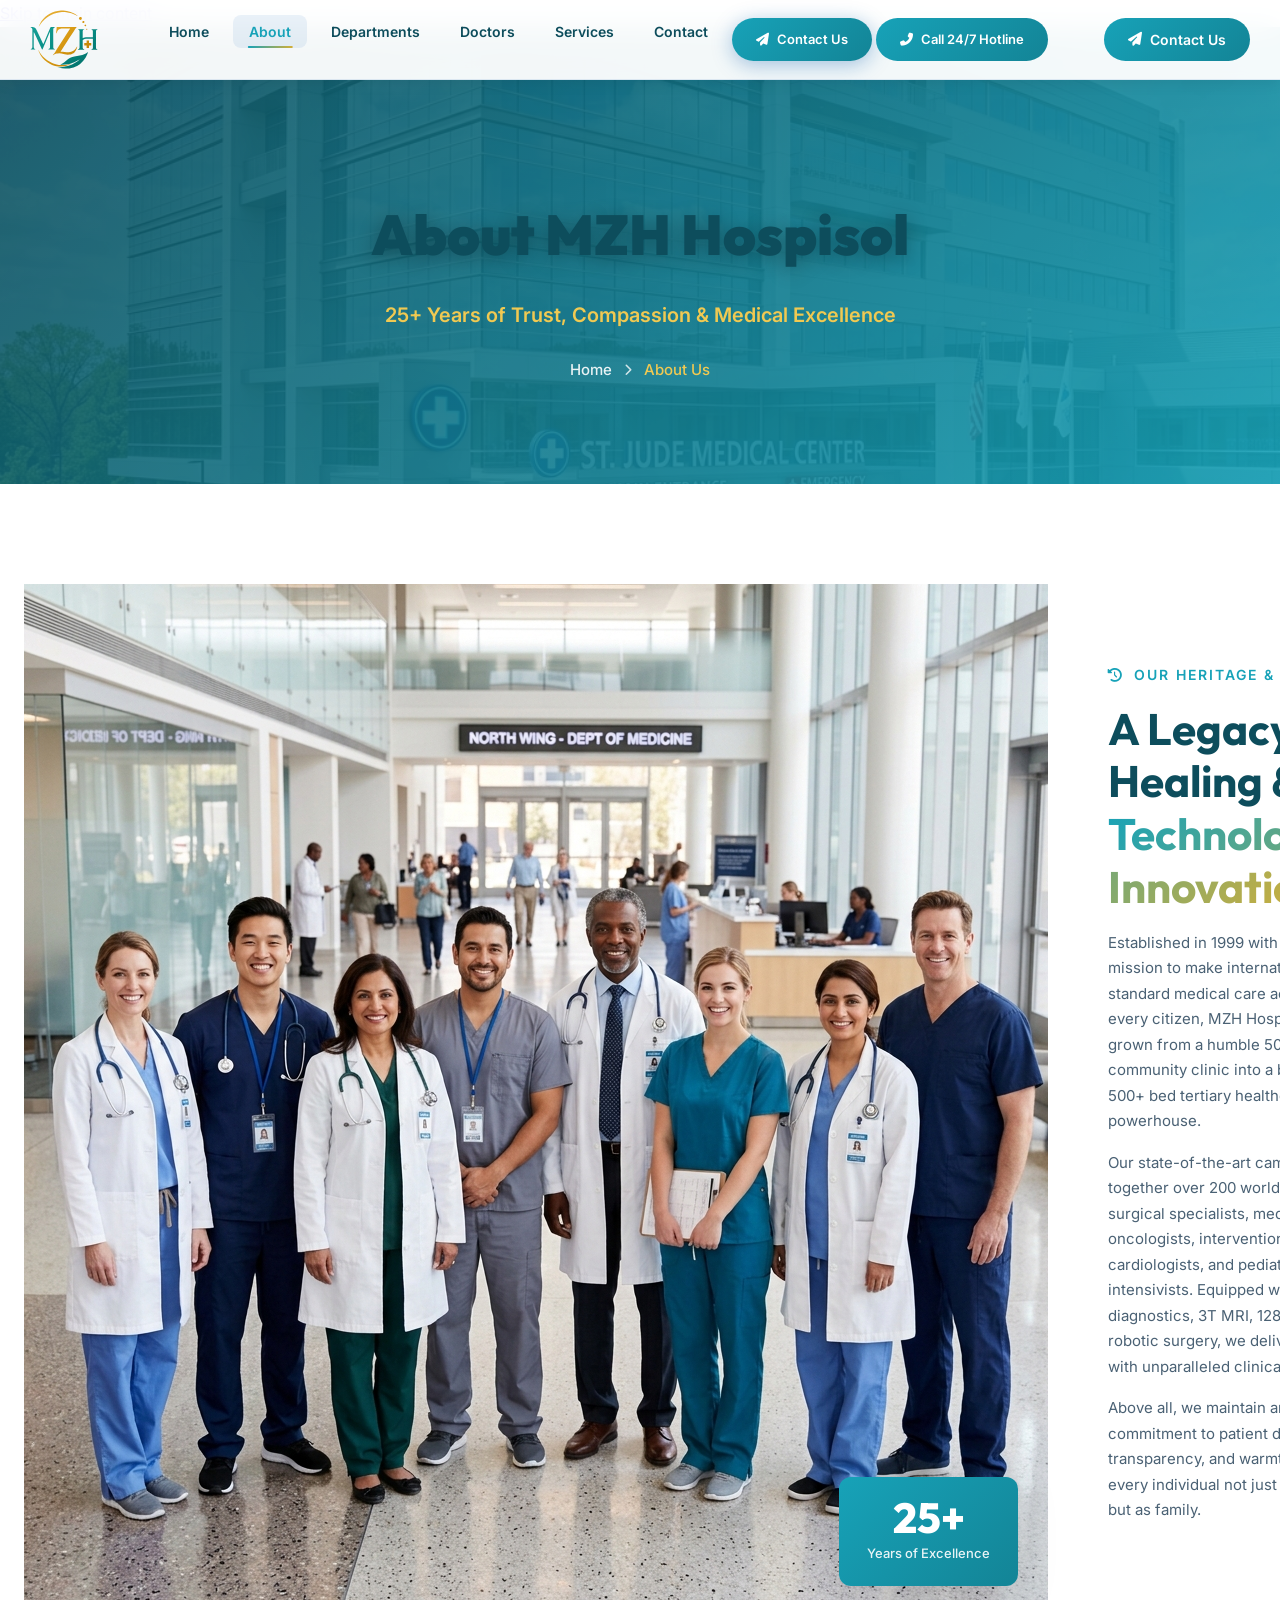
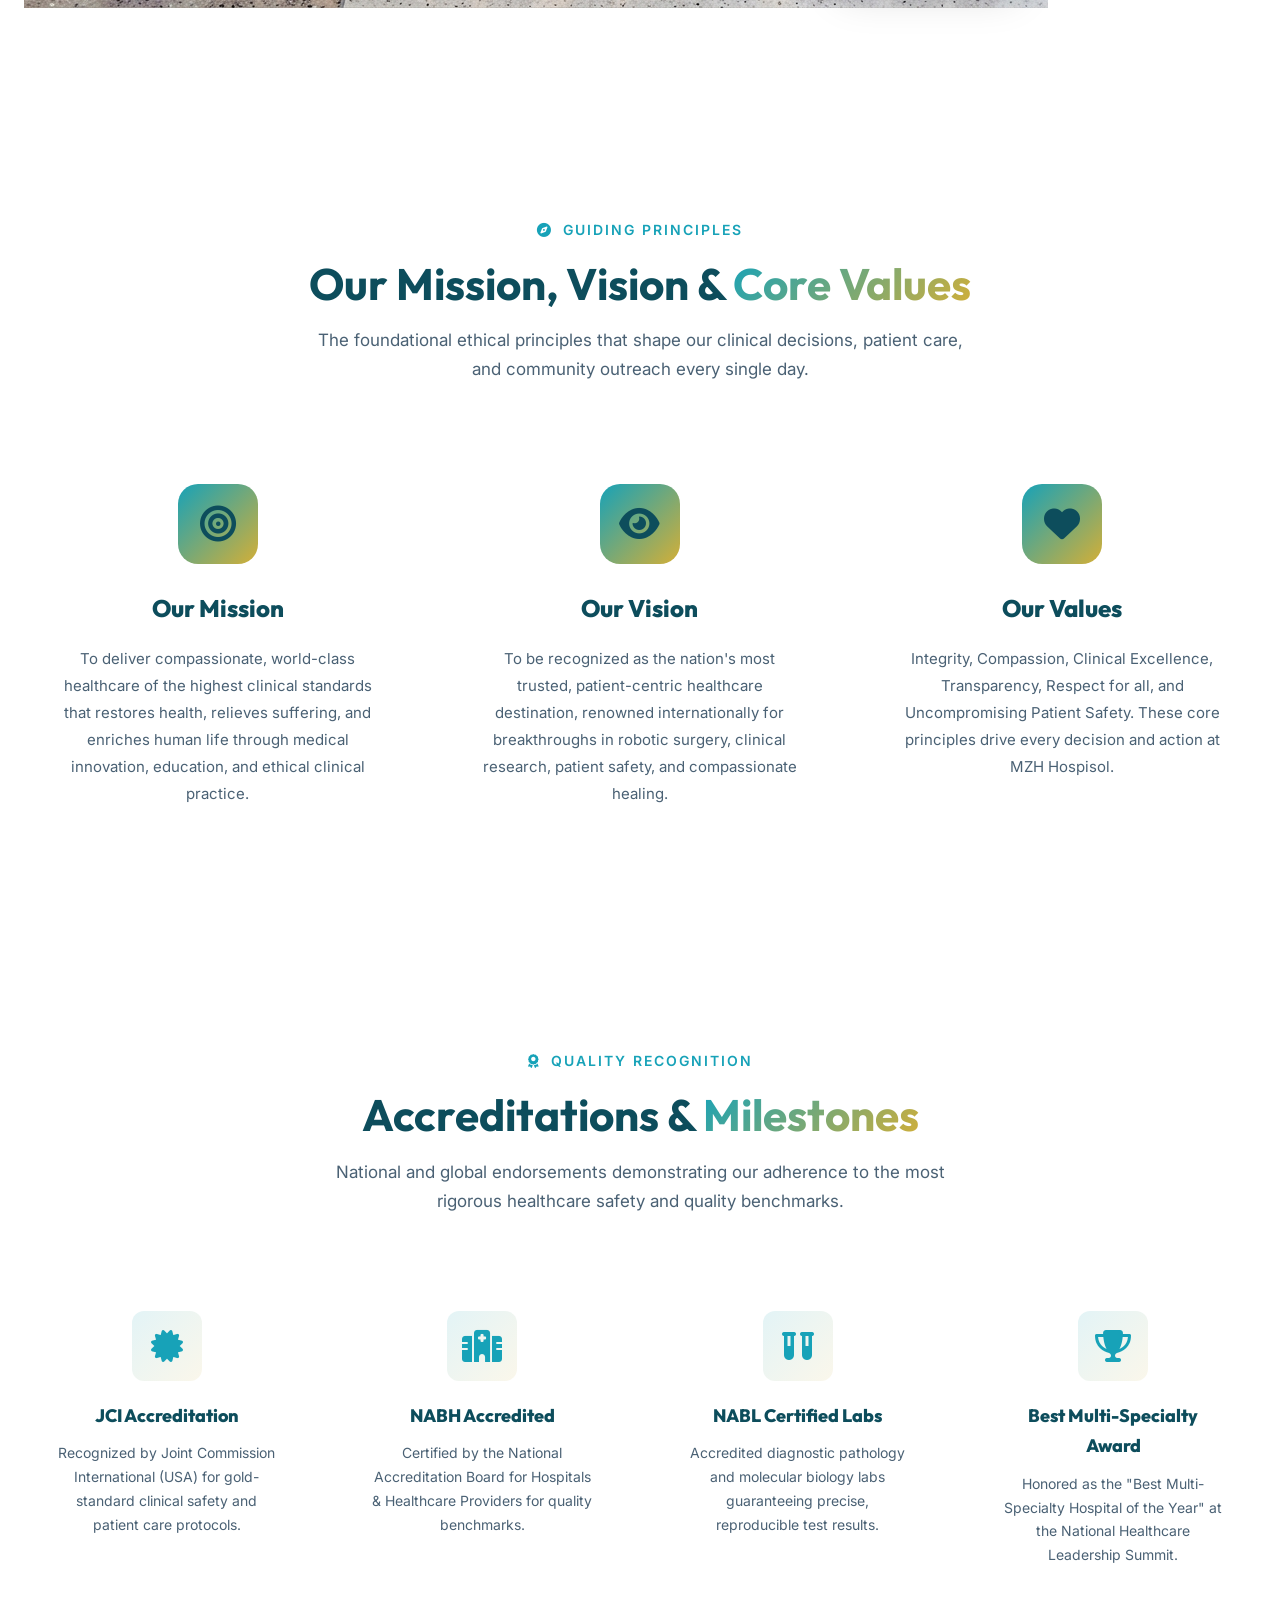
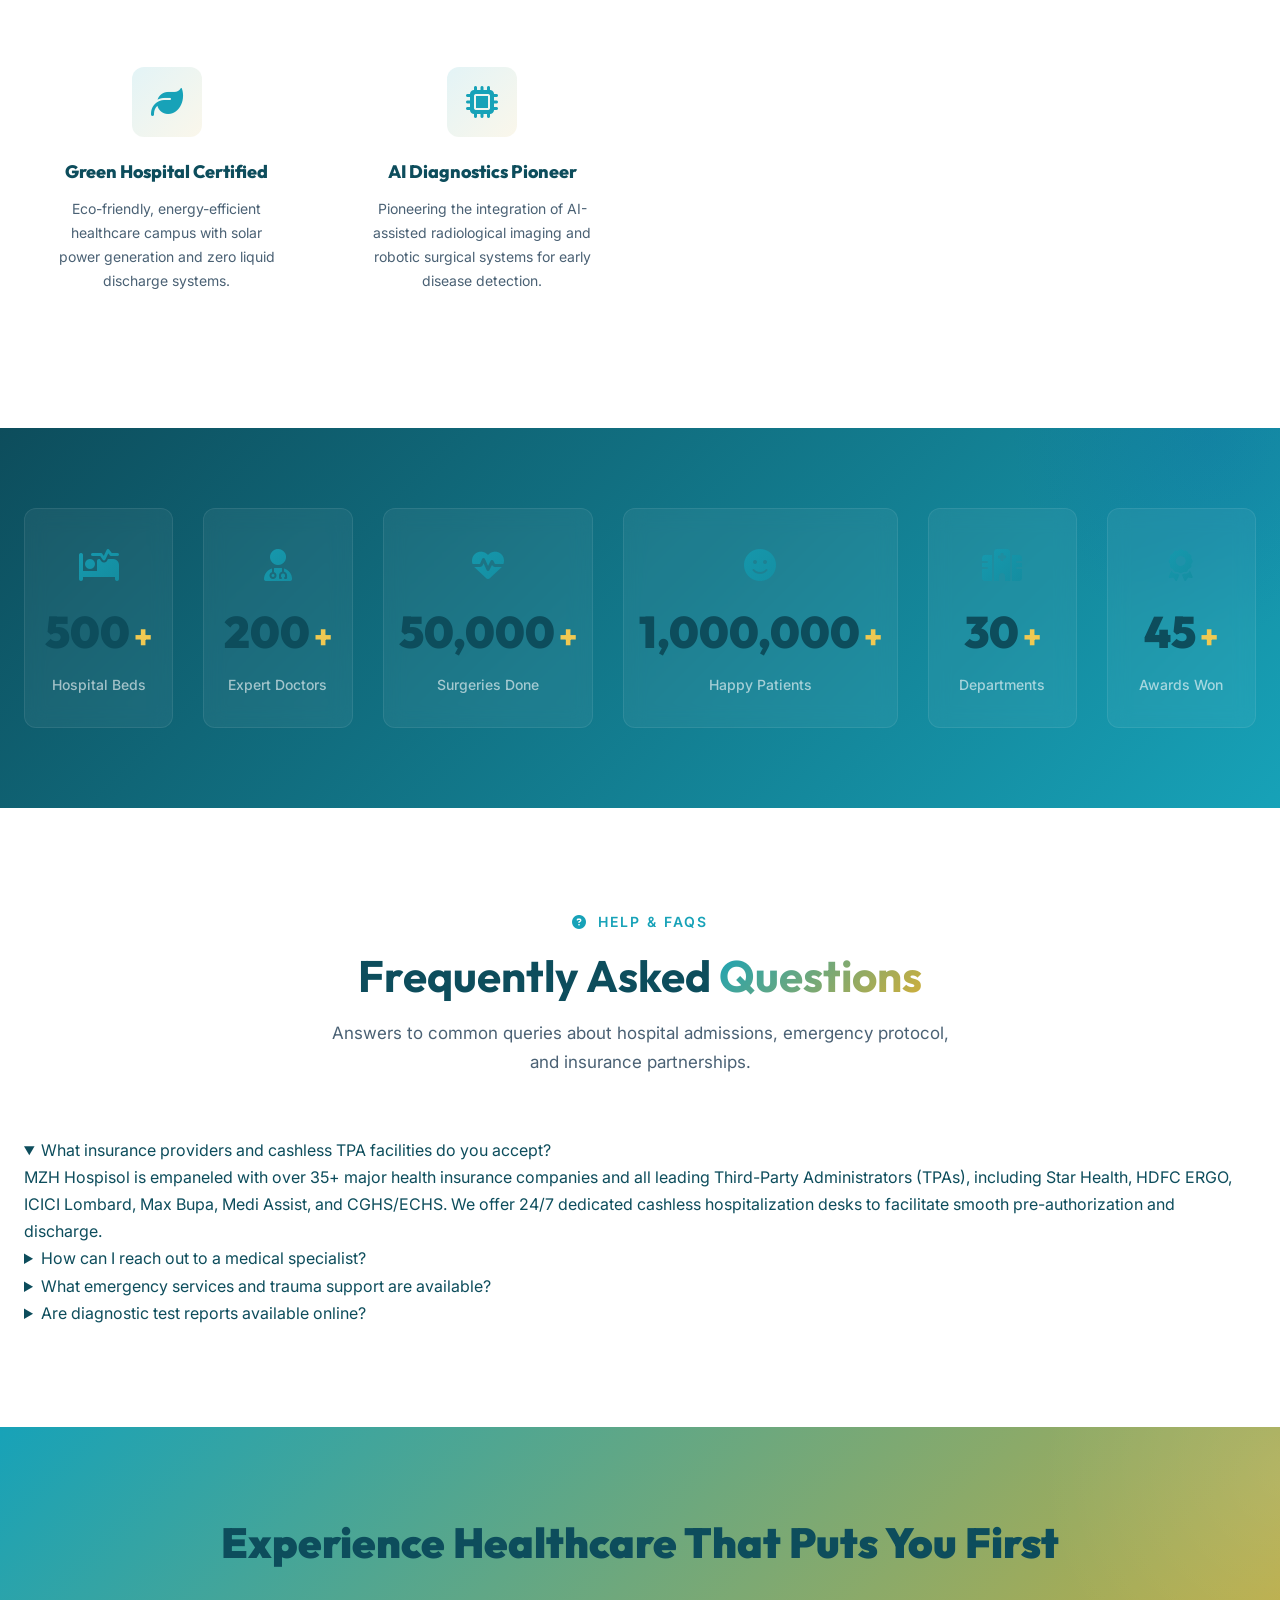
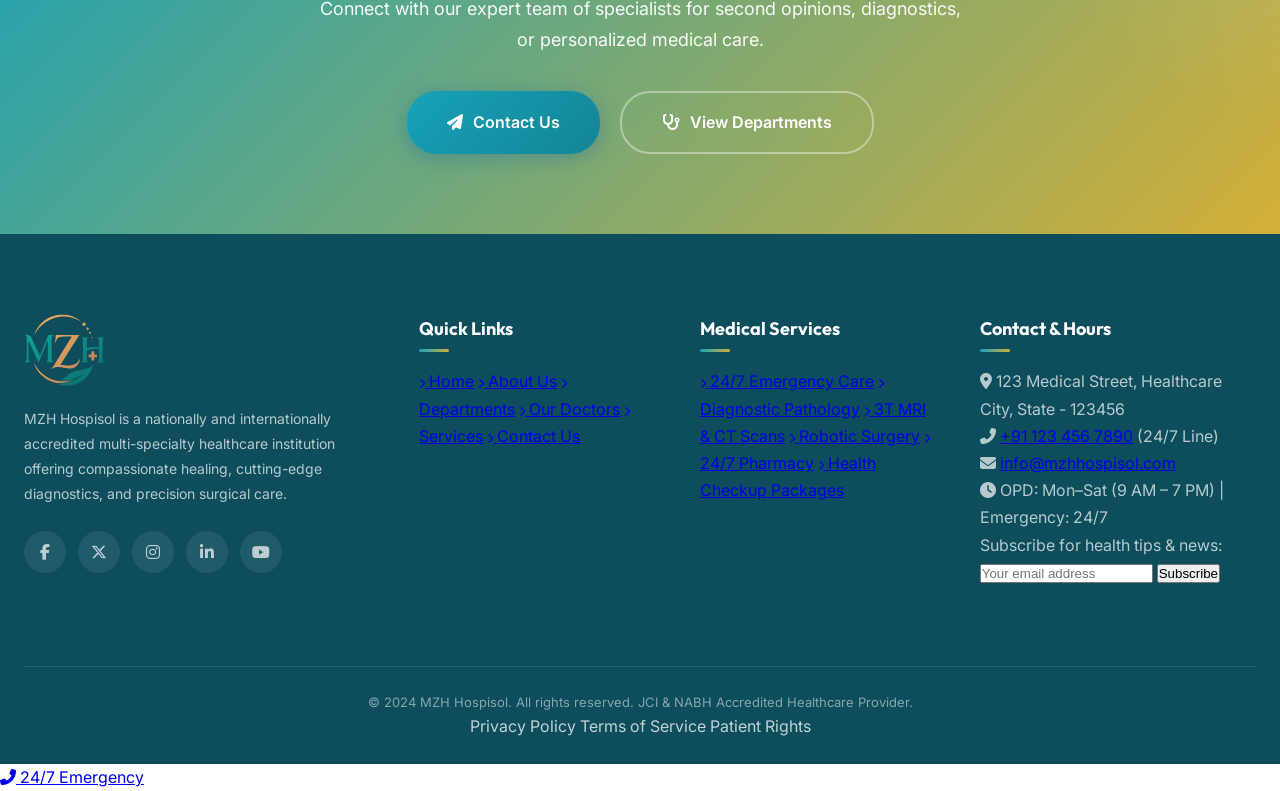
<file: about.html>
<!DOCTYPE html>
<html lang="en">

<head>
    <meta charset="UTF-8">
    <meta name="viewport" content="width=device-width, initial-scale=1.0">
    <meta name="description"
        content="Learn about MZH Hospisol - 25+ years of excellence in healthcare with world-class medical facilities, JCI & NABH accreditation, and compassionate care.">
    <title>About Us | MZH Hospisol - 25+ Years of Healthcare Excellence</title>
    
    <!-- Preconnect Fonts -->
    <link rel="preconnect" href="https://fonts.googleapis.com">
    <link rel="preconnect" href="https://fonts.gstatic.com" crossorigin>
    <link href="https://fonts.googleapis.com/css2?family=Inter:wght@300;400;500;600;700;800&family=Outfit:wght@400;500;600;700;800;900&display=swap" rel="stylesheet">
    
    <!-- Font Awesome -->
    <link rel="stylesheet" href="https://cdnjs.cloudflare.com/ajax/libs/font-awesome/6.5.1/css/all.min.css">
    
    <!-- Favicon -->
    <link rel="icon" href="logo.svg" type="image/svg+xml">
    
    <!-- Stylesheet -->
    <link rel="stylesheet" href="styles.css">
</head>

<body>
    <!-- Skip to Content Link -->
    <a href="#main-content" class="skip-link">Skip to main content</a>

    <!-- Scroll Progress Bar -->
    <div class="scroll-progress" id="scrollProgress"></div>

    <!-- Navigation -->
    <nav class="navbar" id="navbar">
        <div class="nav-container">
            <a href="index.html" class="nav-logo" aria-label="MZH Hospisol Home">
                <img src="logo.svg" alt="MZH Hospisol Logo" width="200" height="64">
            </a>
            
            <ul class="nav-links" id="navLinks">
                <li><a href="index.html" class="nav-link">Home</a></li>
                <li><a href="about.html" class="nav-link active">About</a></li>
                <li><a href="departments.html" class="nav-link">Departments</a></li>
                <li><a href="doctors.html" class="nav-link">Doctors</a></li>
                <li><a href="services.html" class="nav-link">Services</a></li>
                <li><a href="contact.html" class="nav-link">Contact</a></li>
                
                <li class="nav-mobile-footer">
                    <a href="contact.html" class="btn btn-primary btn-sm">
                        <i class="fas fa-paper-plane"></i> Contact Us
                    </a>
                    <a href="tel:+911234567890" class="btn btn-emergency btn-sm">
                        <i class="fas fa-phone-alt"></i> Call 24/7 Hotline
                    </a>
                </li>
            </ul>

            <div class="nav-actions">
                <a href="contact.html" class="nav-cta">
                    <i class="fas fa-paper-plane"></i> Contact Us
                </a>
                <button class="hamburger" id="hamburger" aria-label="Open navigation menu">
                    <span></span>
                    <span></span>
                    <span></span>
                </button>
            </div>
        </div>
    </nav>

    <!-- Main Content -->
    <main id="main-content">
        <!-- Page Header Banner -->
        <section class="page-header">
            <div class="page-header-overlay"></div>
            <div class="container">
                <h1 class="page-title">About MZH Hospisol</h1>
                <p class="page-subtitle">25+ Years of Trust, Compassion & Medical Excellence</p>
                <nav class="breadcrumb" aria-label="Breadcrumb">
                    <a href="index.html">Home</a>
                    <i class="fas fa-chevron-right"></i>
                    <span>About Us</span>
                </nav>
            </div>
        </section>

        <!-- Our Story / Full About Section -->
        <section class="section about-full">
            <div class="container">
                <div class="about-grid">
                    <div class="about-image-wrapper reveal">
                        <img src="images/medical-team.png" alt="MZH Hospisol Senior Consultants and Healthcare Leaders" loading="lazy">
                        <div class="about-experience-badge">
                            <span class="experience-number">25+</span>
                            <span class="experience-text">Years of Excellence</span>
                        </div>
                    </div>
                    <div class="about-content reveal">
                        <div class="section-label">
                            <i class="fas fa-history"></i> Our Heritage & Story
                        </div>
                        <h2 class="section-title">A Legacy of Healing & <span class="gradient-text">Technological Innovation</span></h2>
                        <p class="about-text">
                            Established in 1999 with a foundational mission to make international-standard medical care accessible to every citizen, MZH Hospisol has grown from a humble 50-bed community clinic into a benchmark 500+ bed tertiary healthcare powerhouse.
                        </p>
                        <p class="about-text">
                            Our state-of-the-art campus brings together over 200 world-class surgical specialists, medical oncologists, interventional cardiologists, and pediatric intensivists. Equipped with AI-assisted diagnostics, 3T MRI, 128-slice CT, and robotic surgery, we deliver treatment with unparalleled clinical accuracy.
                        </p>
                        <p class="about-text">
                            Above all, we maintain an unwavering commitment to patient dignity, transparency, and warmth — treating every individual not just as a patient, but as family.
                        </p>
                    </div>
                </div>
            </div>
        </section>

        <!-- Mission, Vision & Values -->
        <section class="section mission-vision">
            <div class="container">
                <div class="section-header reveal">
                    <div class="section-label"><i class="fas fa-compass"></i> Guiding Principles</div>
                    <h2 class="section-title">Our Mission, Vision & <span class="gradient-text">Core Values</span></h2>
                    <p class="section-subtitle">The foundational ethical principles that shape our clinical decisions, patient care, and community outreach every single day.</p>
                </div>

                <div class="mv-grid">
                    <div class="mv-card reveal">
                        <div class="mv-icon"><i class="fas fa-bullseye"></i></div>
                        <h3>Our Mission</h3>
                        <p>
                            To deliver compassionate, world-class healthcare of the highest clinical standards that restores health, relieves suffering, and enriches human life through medical innovation, education, and ethical clinical practice.
                        </p>
                    </div>

                    <div class="mv-card reveal">
                        <div class="mv-icon"><i class="fas fa-eye"></i></div>
                        <h3>Our Vision</h3>
                        <p>
                            To be recognized as the nation's most trusted, patient-centric healthcare destination, renowned internationally for breakthroughs in robotic surgery, clinical research, patient safety, and compassionate healing.
                        </p>
                    </div>

                    <div class="mv-card reveal">
                        <div class="mv-icon"><i class="fas fa-heart"></i></div>
                        <h3>Our Values</h3>
                        <p>
                            Integrity, Compassion, Clinical Excellence, Transparency, Respect for all, and Uncompromising Patient Safety. These core principles drive every decision and action at MZH Hospisol.
                        </p>
                    </div>
                </div>
            </div>
        </section>

        <!-- Achievements & Milestones -->
        <section class="section achievements">
            <div class="container">
                <div class="section-header reveal">
                    <div class="section-label"><i class="fas fa-award"></i> Quality Recognition</div>
                    <h2 class="section-title">Accreditations & <span class="gradient-text">Milestones</span></h2>
                    <p class="section-subtitle">National and global endorsements demonstrating our adherence to the most rigorous healthcare safety and quality benchmarks.</p>
                </div>

                <div class="achievements-grid">
                    <div class="achievement-card reveal">
                        <div class="achievement-icon"><i class="fas fa-certificate"></i></div>
                        <h4>JCI Accreditation</h4>
                        <p>Recognized by Joint Commission International (USA) for gold-standard clinical safety and patient care protocols.</p>
                    </div>

                    <div class="achievement-card reveal">
                        <div class="achievement-icon"><i class="fas fa-hospital-alt"></i></div>
                        <h4>NABH Accredited</h4>
                        <p>Certified by the National Accreditation Board for Hospitals & Healthcare Providers for quality benchmarks.</p>
                    </div>

                    <div class="achievement-card reveal">
                        <div class="achievement-icon"><i class="fas fa-vials"></i></div>
                        <h4>NABL Certified Labs</h4>
                        <p>Accredited diagnostic pathology and molecular biology labs guaranteeing precise, reproducible test results.</p>
                    </div>

                    <div class="achievement-card reveal">
                        <div class="achievement-icon"><i class="fas fa-trophy"></i></div>
                        <h4>Best Multi-Specialty Award</h4>
                        <p>Honored as the "Best Multi-Specialty Hospital of the Year" at the National Healthcare Leadership Summit.</p>
                    </div>

                    <div class="achievement-card reveal">
                        <div class="achievement-icon"><i class="fas fa-leaf"></i></div>
                        <h4>Green Hospital Certified</h4>
                        <p>Eco-friendly, energy-efficient healthcare campus with solar power generation and zero liquid discharge systems.</p>
                    </div>

                    <div class="achievement-card reveal">
                        <div class="achievement-icon"><i class="fas fa-microchip"></i></div>
                        <h4>AI Diagnostics Pioneer</h4>
                        <p>Pioneering the integration of AI-assisted radiological imaging and robotic surgical systems for early disease detection.</p>
                    </div>
                </div>
            </div>
        </section>

        <!-- Stats Section -->
        <section class="stats-section">
            <div class="container">
                <div class="stats-grid">
                    <div class="stat-card reveal">
                        <div class="stat-icon"><i class="fas fa-procedures"></i></div>
                        <div class="stat-display">
                            <span class="stat-number" data-target="500">500</span>
                            <span class="stat-suffix">+</span>
                        </div>
                        <div class="stat-label">Hospital Beds</div>
                    </div>
                    <div class="stat-card reveal">
                        <div class="stat-icon"><i class="fas fa-user-md"></i></div>
                        <div class="stat-display">
                            <span class="stat-number" data-target="200">200</span>
                            <span class="stat-suffix">+</span>
                        </div>
                        <div class="stat-label">Expert Doctors</div>
                    </div>
                    <div class="stat-card reveal">
                        <div class="stat-icon"><i class="fas fa-heartbeat"></i></div>
                        <div class="stat-display">
                            <span class="stat-number" data-target="50000">50,000</span>
                            <span class="stat-suffix">+</span>
                        </div>
                        <div class="stat-label">Surgeries Done</div>
                    </div>
                    <div class="stat-card reveal">
                        <div class="stat-icon"><i class="fas fa-smile"></i></div>
                        <div class="stat-display">
                            <span class="stat-number" data-target="1000000">1,000,000</span>
                            <span class="stat-suffix">+</span>
                        </div>
                        <div class="stat-label">Happy Patients</div>
                    </div>
                    <div class="stat-card reveal">
                        <div class="stat-icon"><i class="fas fa-hospital"></i></div>
                        <div class="stat-display">
                            <span class="stat-number" data-target="30">30</span>
                            <span class="stat-suffix">+</span>
                        </div>
                        <div class="stat-label">Departments</div>
                    </div>
                    <div class="stat-card reveal">
                        <div class="stat-icon"><i class="fas fa-award"></i></div>
                        <div class="stat-display">
                            <span class="stat-number" data-target="45">45</span>
                            <span class="stat-suffix">+</span>
                        </div>
                        <div class="stat-label">Awards Won</div>
                    </div>
                </div>
            </div>
        </section>

        <!-- Interactive FAQ Accordion -->
        <section class="section faq-section">
            <div class="container">
                <div class="section-header reveal">
                    <div class="section-label"><i class="fas fa-circle-question"></i> Help & FAQs</div>
                    <h2 class="section-title">Frequently Asked <span class="gradient-text">Questions</span></h2>
                    <p class="section-subtitle">Answers to common queries about hospital admissions, emergency protocol, and insurance partnerships.</p>
                </div>

                <div class="faq-list reveal">
                    <details class="faq-item" name="hospital-faq" open>
                        <summary>What insurance providers and cashless TPA facilities do you accept?</summary>
                        <div class="faq-content">
                            MZH Hospisol is empaneled with over 35+ major health insurance companies and all leading Third-Party Administrators (TPAs), including Star Health, HDFC ERGO, ICICI Lombard, Max Bupa, Medi Assist, and CGHS/ECHS. We offer 24/7 dedicated cashless hospitalization desks to facilitate smooth pre-authorization and discharge.
                        </div>
                    </details>

                    <details class="faq-item" name="hospital-faq">
                        <summary>How can I reach out to a medical specialist?</summary>
                        <div class="faq-content">
                            You can reach out through our <a href="contact.html" style="color:var(--primary); font-weight:700;">Contact Portal</a>, call our 24/7 helpline at <a href="tel:+911234567890" style="color:var(--primary); font-weight:700;">+91 123 456 7890</a>, or visit our hospital information desk from Monday through Saturday (9:00 AM to 7:00 PM).
                        </div>
                    </details>

                    <details class="faq-item" name="hospital-faq">
                        <summary>What emergency services and trauma support are available?</summary>
                        <div class="faq-content">
                            Our Level 1 Trauma Center, Emergency Resuscitation Unit, Cardiac Cath Lab, and Advanced Cardiac Life Support (ACLS) ambulances are operational 24 hours a day, 365 days a year. Our emergency response team includes board-certified trauma surgeons, emergency physicians, and critical care intensivists.
                        </div>
                    </details>

                    <details class="faq-item" name="hospital-faq">
                        <summary>Are diagnostic test reports available online?</summary>
                        <div class="faq-content">
                            Yes! All pathology, biochemistry, and radiology reports (MRI, CT, X-ray, Ultrasound) are securely delivered via SMS and email with an online digital health portal login for easy download, sharing, and storage.
                        </div>
                    </details>
                </div>
            </div>
        </section>

        <!-- CTA Section -->
        <section class="cta-section">
            <div class="container">
                <div class="cta-content reveal">
                    <h2>Experience Healthcare That Puts You First</h2>
                    <p>Connect with our expert team of specialists for second opinions, diagnostics, or personalized medical care.</p>
                    <div class="cta-buttons">
                        <a href="contact.html" class="btn btn-primary btn-lg">
                            <i class="fas fa-paper-plane"></i> Contact Us
                        </a>
                        <a href="departments.html" class="btn btn-outline btn-lg">
                            <i class="fas fa-stethoscope"></i> View Departments
                        </a>
                    </div>
                </div>
            </div>
        </section>
    </main>

    <!-- Footer -->
    <footer class="footer">
        <div class="container">
            <div class="footer-grid">
                <div class="footer-col">
                    <div class="footer-logo">
                        <img src="logo.svg" alt="MZH Hospisol" width="220" height="72">
                    </div>
                    <p class="footer-desc">
                        MZH Hospisol is a nationally and internationally accredited multi-specialty healthcare institution offering compassionate healing, cutting-edge diagnostics, and precision surgical care.
                    </p>
                    <div class="footer-socials">
                        <a href="#" aria-label="Facebook"><i class="fab fa-facebook-f"></i></a>
                        <a href="#" aria-label="Twitter / X"><i class="fab fa-x-twitter"></i></a>
                        <a href="#" aria-label="Instagram"><i class="fab fa-instagram"></i></a>
                        <a href="#" aria-label="LinkedIn"><i class="fab fa-linkedin-in"></i></a>
                        <a href="#" aria-label="YouTube"><i class="fab fa-youtube"></i></a>
                    </div>
                </div>

                <div class="footer-col">
                    <h4>Quick Links</h4>
                    <div class="footer-links-list">
                        <a href="index.html"><i class="fas fa-chevron-right" style="font-size:10px;"></i> Home</a>
                        <a href="about.html"><i class="fas fa-chevron-right" style="font-size:10px;"></i> About Us</a>
                        <a href="departments.html"><i class="fas fa-chevron-right" style="font-size:10px;"></i> Departments</a>
                        <a href="doctors.html"><i class="fas fa-chevron-right" style="font-size:10px;"></i> Our Doctors</a>
                        <a href="services.html"><i class="fas fa-chevron-right" style="font-size:10px;"></i> Services</a>
                        <a href="contact.html"><i class="fas fa-chevron-right" style="font-size:10px;"></i> Contact Us</a>
                    </div>
                </div>

                <div class="footer-col">
                    <h4>Medical Services</h4>
                    <div class="footer-links-list">
                        <a href="services.html"><i class="fas fa-chevron-right" style="font-size:10px;"></i> 24/7 Emergency Care</a>
                        <a href="services.html"><i class="fas fa-chevron-right" style="font-size:10px;"></i> Diagnostic Pathology</a>
                        <a href="services.html"><i class="fas fa-chevron-right" style="font-size:10px;"></i> 3T MRI & CT Scans</a>
                        <a href="services.html"><i class="fas fa-chevron-right" style="font-size:10px;"></i> Robotic Surgery</a>
                        <a href="services.html"><i class="fas fa-chevron-right" style="font-size:10px;"></i> 24/7 Pharmacy</a>
                        <a href="services.html"><i class="fas fa-chevron-right" style="font-size:10px;"></i> Health Checkup Packages</a>
                    </div>
                </div>

                <div class="footer-col">
                    <h4>Contact & Hours</h4>
                    <div class="footer-contact-list">
                        <div class="footer-contact-item">
                            <i class="fas fa-map-marker-alt"></i>
                            <span>123 Medical Street, Healthcare City, State - 123456</span>
                        </div>
                        <div class="footer-contact-item">
                            <i class="fas fa-phone-alt"></i>
                            <span><a href="tel:+911234567890">+91 123 456 7890</a> (24/7 Line)</span>
                        </div>
                        <div class="footer-contact-item">
                            <i class="fas fa-envelope"></i>
                            <span><a href="mailto:info@mzhhospisol.com">info@mzhhospisol.com</a></span>
                        </div>
                        <div class="footer-contact-item">
                            <i class="fas fa-clock"></i>
                            <span>OPD: Mon–Sat (9 AM – 7 PM) | Emergency: 24/7</span>
                        </div>
                    </div>

                    <div class="newsletter-box">
                        <p>Subscribe for health tips & news:</p>
                        <form class="newsletter-form">
                            <input type="email" class="newsletter-input" placeholder="Your email address" required>
                            <button type="submit" class="newsletter-btn">Subscribe</button>
                        </form>
                    </div>
                </div>
            </div>

            <div class="footer-bottom">
                <p>&copy; 2024 MZH Hospisol. All rights reserved. JCI & NABH Accredited Healthcare Provider.</p>
                <div class="footer-bottom-links">
                    <a href="#">Privacy Policy</a>
                    <a href="#">Terms of Service</a>
                    <a href="#">Patient Rights</a>
                </div>
            </div>
        </div>
    </footer>

    <!-- Toast Notification Container -->
    <div class="toast-container" id="toastContainer"></div>

    <!-- Back to Top Button -->
    <button class="back-to-top" id="backToTop" aria-label="Back to top">
        <i class="fas fa-chevron-up"></i>
    </button>

    <!-- Mobile Emergency Floating Trigger -->
    <a href="tel:+911234567890" class="floating-emergency" aria-label="Call Emergency Hotline">
        <i class="fas fa-phone-alt"></i> <span>24/7 Emergency</span>
    </a>

    <!-- Interactive Script -->
    <script src="script.js"></script>
</body>

</html>
</file>
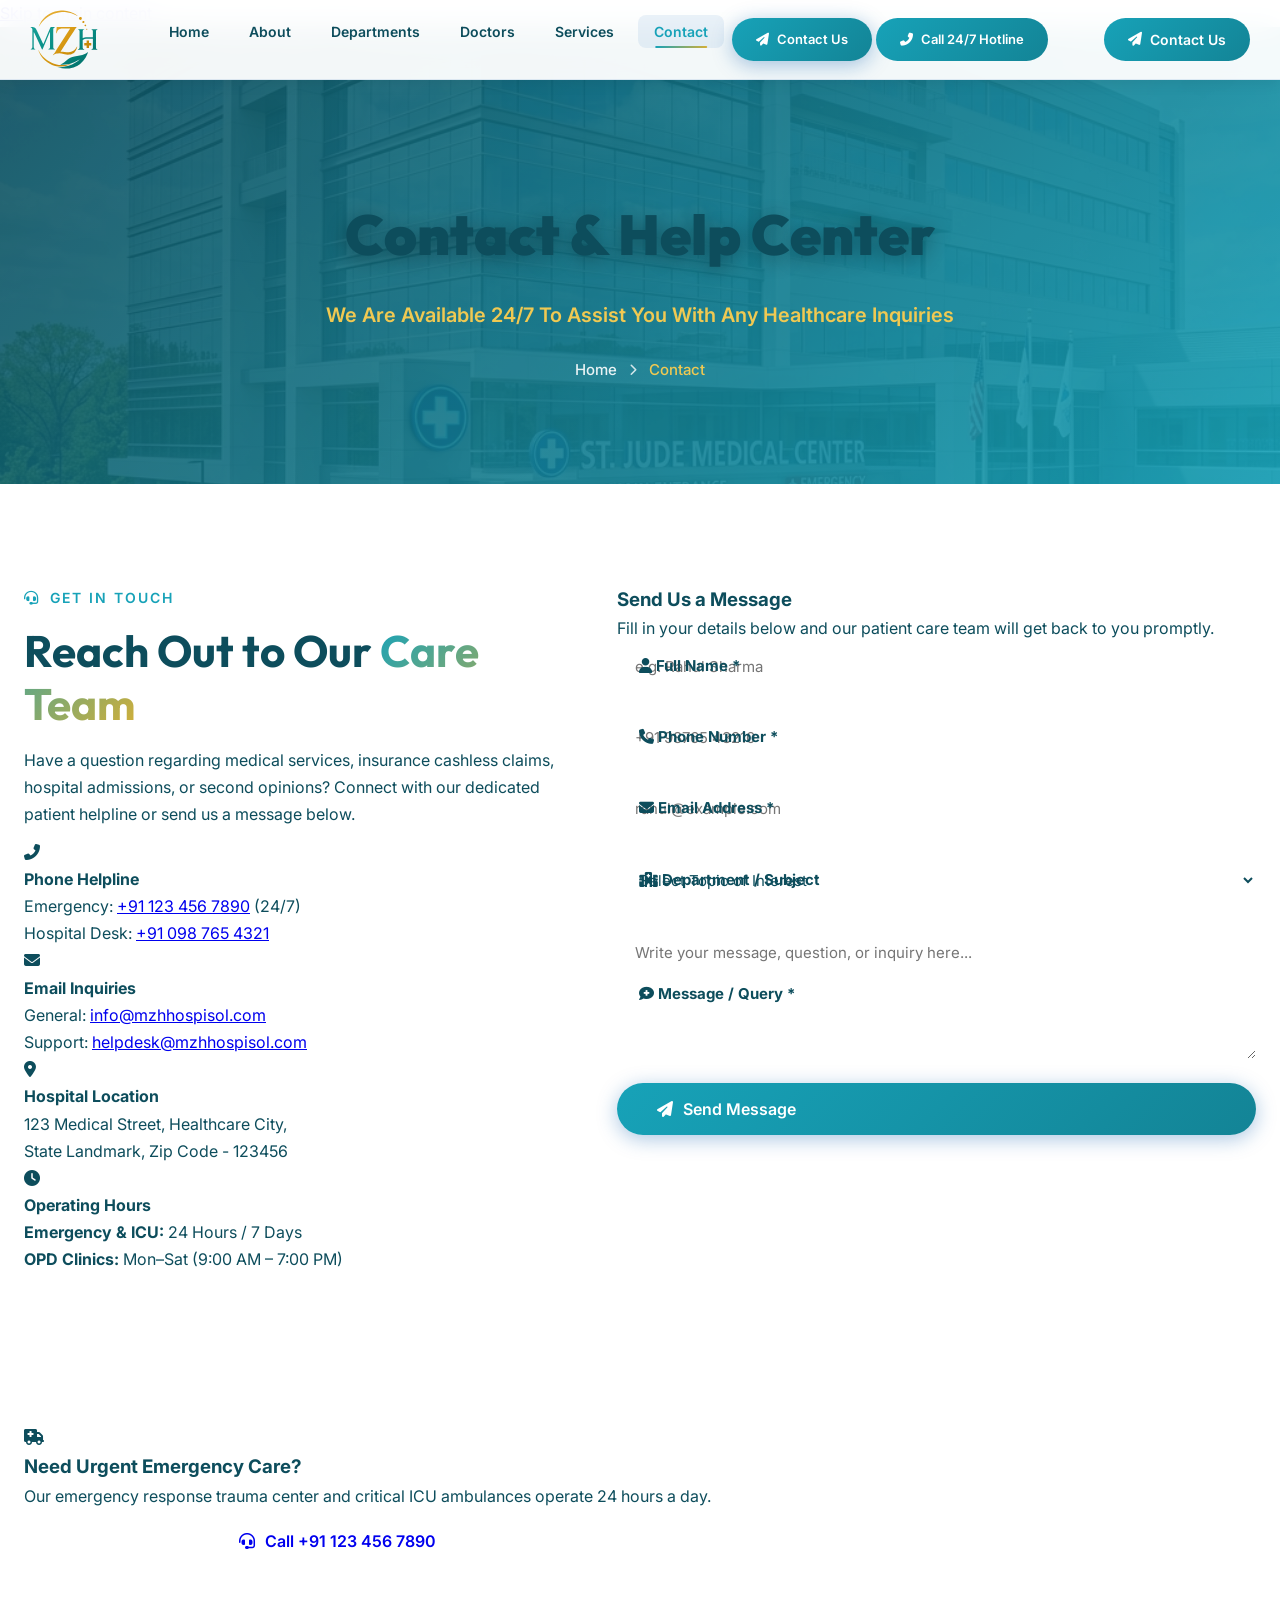
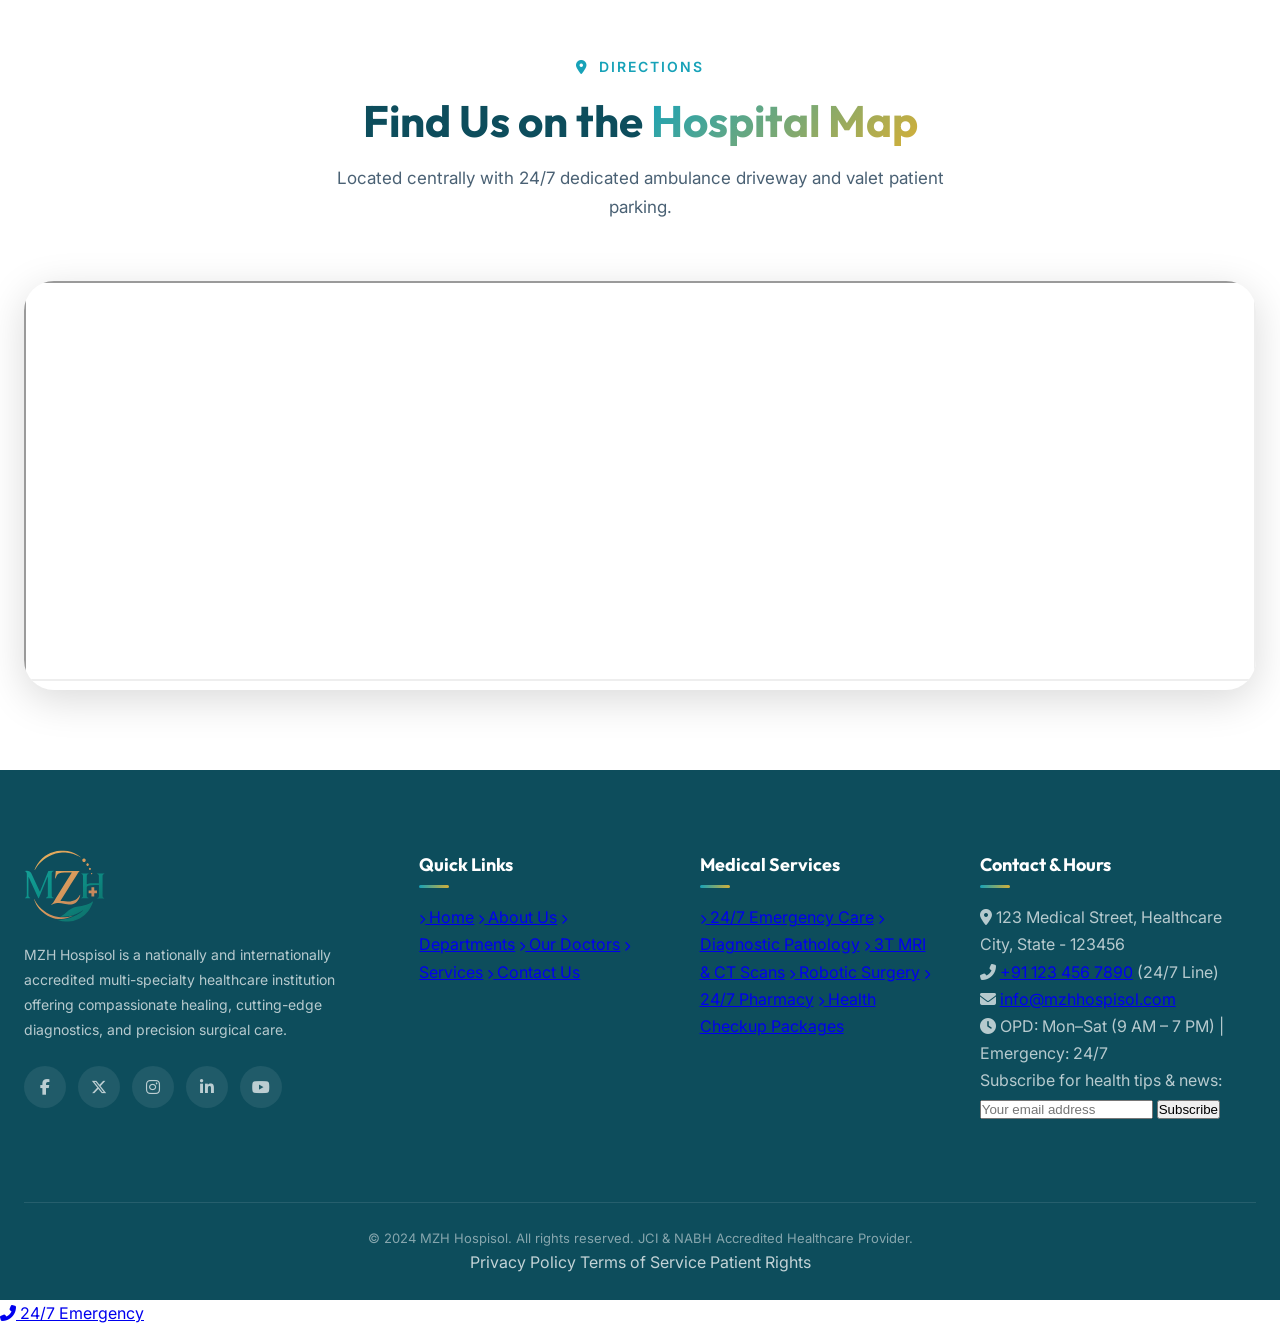
<file: contact.html>
<!DOCTYPE html>
<html lang="en">

<head>
    <meta charset="UTF-8">
    <meta name="viewport" content="width=device-width, initial-scale=1.0">
    <meta name="description"
        content="Contact MZH Hospisol for hospital information, general inquiries, emergency services, or specialist guidance. We are available 24/7.">
    <title>Contact Us | MZH Hospisol - 24/7 Healthcare Helpline</title>
    
    <!-- Preconnect Fonts -->
    <link rel="preconnect" href="https://fonts.googleapis.com">
    <link rel="preconnect" href="https://fonts.gstatic.com" crossorigin>
    <link href="https://fonts.googleapis.com/css2?family=Inter:wght@300;400;500;600;700;800&family=Outfit:wght@400;500;600;700;800;900&display=swap" rel="stylesheet">
    
    <!-- Font Awesome -->
    <link rel="stylesheet" href="https://cdnjs.cloudflare.com/ajax/libs/font-awesome/6.5.1/css/all.min.css">
    
    <!-- Favicon -->
    <link rel="icon" href="logo.svg" type="image/svg+xml">
    
    <!-- Stylesheet -->
    <link rel="stylesheet" href="styles.css">
</head>

<body>
    <!-- Skip to Content Link -->
    <a href="#main-content" class="skip-link">Skip to main content</a>

    <!-- Scroll Progress Bar -->
    <div class="scroll-progress" id="scrollProgress"></div>

    <!-- Navigation -->
    <nav class="navbar" id="navbar">
        <div class="nav-container">
            <a href="index.html" class="nav-logo" aria-label="MZH Hospisol Home">
                <img src="logo.svg" alt="MZH Hospisol Logo" width="200" height="64">
            </a>
            
            <ul class="nav-links" id="navLinks">
                <li><a href="index.html" class="nav-link">Home</a></li>
                <li><a href="about.html" class="nav-link">About</a></li>
                <li><a href="departments.html" class="nav-link">Departments</a></li>
                <li><a href="doctors.html" class="nav-link">Doctors</a></li>
                <li><a href="services.html" class="nav-link">Services</a></li>
                <li><a href="contact.html" class="nav-link active">Contact</a></li>
                
                <li class="nav-mobile-footer">
                    <a href="contact.html" class="btn btn-primary btn-sm">
                        <i class="fas fa-paper-plane"></i> Contact Us
                    </a>
                    <a href="tel:+911234567890" class="btn btn-emergency btn-sm">
                        <i class="fas fa-phone-alt"></i> Call 24/7 Hotline
                    </a>
                </li>
            </ul>

            <div class="nav-actions">
                <a href="contact.html" class="nav-cta">
                    <i class="fas fa-paper-plane"></i> Contact Us
                </a>
                <button class="hamburger" id="hamburger" aria-label="Open navigation menu">
                    <span></span>
                    <span></span>
                    <span></span>
                </button>
            </div>
        </div>
    </nav>

    <!-- Main Content -->
    <main id="main-content">
        <!-- Page Header Banner -->
        <section class="page-header">
            <div class="page-header-overlay"></div>
            <div class="container">
                <h1 class="page-title">Contact & Help Center</h1>
                <p class="page-subtitle">We Are Available 24/7 To Assist You With Any Healthcare Inquiries</p>
                <nav class="breadcrumb" aria-label="Breadcrumb">
                    <a href="index.html">Home</a>
                    <i class="fas fa-chevron-right"></i>
                    <span>Contact</span>
                </nav>
            </div>
        </section>

        <!-- Contact & Inquiry Section -->
        <section class="section contact-section">
            <div class="container">
                <div class="contact-grid">
                    <!-- Left: Contact Details & Info -->
                    <div class="contact-info-panel reveal">
                        <div class="section-label"><i class="fas fa-headset"></i> Get In Touch</div>
                        <h2 class="section-title">Reach Out to Our <span class="gradient-text">Care Team</span></h2>
                        <p style="color:var(--slate-600); line-height:1.7; margin-bottom:10px;">
                            Have a question regarding medical services, insurance cashless claims, hospital admissions, or second opinions? Connect with our dedicated patient helpline or send us a message below.
                        </p>

                        <div class="contact-methods-grid">
                            <!-- Phone -->
                            <div class="contact-method-card">
                                <div class="contact-card-icon"><i class="fas fa-phone-alt"></i></div>
                                <div>
                                    <h4>Phone Helpline</h4>
                                    <p>Emergency: <a href="tel:+911234567890">+91 123 456 7890</a> (24/7)</p>
                                    <p>Hospital Desk: <a href="tel:+910987654321">+91 098 765 4321</a></p>
                                </div>
                            </div>

                            <!-- Email -->
                            <div class="contact-method-card">
                                <div class="contact-card-icon"><i class="fas fa-envelope"></i></div>
                                <div>
                                    <h4>Email Inquiries</h4>
                                    <p>General: <a href="mailto:info@mzhhospisol.com">info@mzhhospisol.com</a></p>
                                    <p>Support: <a href="mailto:helpdesk@mzhhospisol.com">helpdesk@mzhhospisol.com</a></p>
                                </div>
                            </div>

                            <!-- Address -->
                            <div class="contact-method-card">
                                <div class="contact-card-icon"><i class="fas fa-map-marker-alt"></i></div>
                                <div>
                                    <h4>Hospital Location</h4>
                                    <p>123 Medical Street, Healthcare City,</p>
                                    <p>State Landmark, Zip Code - 123456</p>
                                </div>
                            </div>

                            <!-- Hours -->
                            <div class="contact-method-card">
                                <div class="contact-card-icon"><i class="fas fa-clock"></i></div>
                                <div>
                                    <h4>Operating Hours</h4>
                                    <p><strong>Emergency & ICU:</strong> 24 Hours / 7 Days</p>
                                    <p><strong>OPD Clinics:</strong> Mon–Sat (9:00 AM – 7:00 PM)</p>
                                </div>
                            </div>
                        </div>
                    </div>

                    <!-- Right: General Contact & Inquiry Form -->
                    <div class="appointment-form-wrapper reveal">
                        <div class="form-header">
                            <h3>Send Us a Message</h3>
                            <p>Fill in your details below and our patient care team will get back to you promptly.</p>
                        </div>

                        <form id="contactForm" novalidate>
                            <div class="form-grid">
                                <!-- Full Name -->
                                <div class="form-group">
                                    <label for="name" class="form-label"><i class="fas fa-user"></i> Full Name *</label>
                                    <input type="text" id="name" name="name" class="form-input" placeholder="e.g. Rahul Sharma" required>
                                    <span class="form-feedback"></span>
                                </div>

                                <!-- Phone Number -->
                                <div class="form-group">
                                    <label for="phone" class="form-label"><i class="fas fa-phone"></i> Phone Number *</label>
                                    <input type="tel" id="phone" name="phone" class="form-input" placeholder="+91 98765 43210" required>
                                    <span class="form-feedback"></span>
                                </div>

                                <!-- Email -->
                                <div class="form-group">
                                    <label for="email" class="form-label"><i class="fas fa-envelope"></i> Email Address *</label>
                                    <input type="email" id="email" name="email" class="form-input" placeholder="rahul@example.com" required>
                                    <span class="form-feedback"></span>
                                </div>

                                <!-- Department / Subject -->
                                <div class="form-group">
                                    <label for="department" class="form-label"><i class="fas fa-hospital"></i> Department / Subject</label>
                                    <select id="department" name="department" class="form-select">
                                        <option value="">Select Topic of Interest</option>
                                        <option value="general">General Hospital Inquiry</option>
                                        <option value="cardiology">Cardiology (Heart Care)</option>
                                        <option value="neurology">Neurology & Brain Care</option>
                                        <option value="orthopedics">Orthopedics & Joint Care</option>
                                        <option value="pediatrics">Pediatrics & Child Health</option>
                                        <option value="oncology">Oncology (Cancer Care)</option>
                                        <option value="diagnostics">Diagnostic & Lab Services</option>
                                        <option value="insurance">Insurance & Cashless TPA</option>
                                    </select>
                                    <span class="form-feedback"></span>
                                </div>

                                <!-- Message -->
                                <div class="form-group full-width">
                                    <label for="message" class="form-label"><i class="fas fa-comment-medical"></i> Message / Query *</label>
                                    <textarea id="message" name="message" class="form-textarea" placeholder="Write your message, question, or inquiry here..." required></textarea>
                                    <span class="form-feedback"></span>
                                </div>

                                <!-- Submit Button -->
                                <div class="form-group full-width">
                                    <button type="submit" class="btn btn-primary btn-block btn-lg">
                                        <i class="fas fa-paper-plane"></i> Send Message
                                    </button>
                                </div>
                            </div>
                        </form>
                    </div>
                </div>
            </div>
        </section>

        <!-- Emergency Banner Callout -->
        <section class="emergency-banner-section">
            <div class="container">
                <div class="emergency-banner reveal">
                    <div class="emergency-banner-left">
                        <div class="emergency-banner-icon"><i class="fas fa-ambulance"></i></div>
                        <div>
                            <h3 class="emergency-banner-title">Need Urgent Emergency Care?</h3>
                            <p class="emergency-banner-desc">Our emergency response trauma center and critical ICU ambulances operate 24 hours a day.</p>
                        </div>
                    </div>
                    <div class="emergency-banner-actions">
                        <a href="tel:108" class="btn btn-outline btn-lg">
                            <i class="fas fa-phone-alt"></i> Dial 108
                        </a>
                        <a href="tel:+911234567890" class="btn btn-secondary btn-lg">
                            <i class="fas fa-headset"></i> Call +91 123 456 7890
                        </a>
                    </div>
                </div>
            </div>
        </section>

        <!-- Map Section -->
        <section class="map-section">
            <div class="container">
                <div class="section-header reveal">
                    <div class="section-label"><i class="fas fa-location-dot"></i> Directions</div>
                    <h2 class="section-title">Find Us on the <span class="gradient-text">Hospital Map</span></h2>
                    <p class="section-subtitle">Located centrally with 24/7 dedicated ambulance driveway and valet patient parking.</p>
                </div>
                <div class="map-container reveal">
                    <iframe
                        src="https://www.google.com/maps/embed?pb=!1m18!1m12!1m3!1d3022.1422937950147!2d-73.98731968459391!3d40.74844797932681!2m3!1f0!2f0!3f0!3m2!1i1024!2i768!4f13.1!3m3!1m2!1s0x89c259a9b3117469%3A0xd134e199a405a163!2sEmpire%20State%20Building!5e0!3m2!1sen!2sus!4v1635454878654!5m2!1sen!2sus"
                        width="100%" height="400" allowfullscreen="" loading="lazy" title="MZH Hospisol Location Map">
                    </iframe>
                </div>
            </div>
        </section>
    </main>

    <!-- Footer -->
    <footer class="footer">
        <div class="container">
            <div class="footer-grid">
                <div class="footer-col">
                    <div class="footer-logo">
                        <img src="logo.svg" alt="MZH Hospisol" width="220" height="72">
                    </div>
                    <p class="footer-desc">
                        MZH Hospisol is a nationally and internationally accredited multi-specialty healthcare institution offering compassionate healing, cutting-edge diagnostics, and precision surgical care.
                    </p>
                    <div class="footer-socials">
                        <a href="#" aria-label="Facebook"><i class="fab fa-facebook-f"></i></a>
                        <a href="#" aria-label="Twitter / X"><i class="fab fa-x-twitter"></i></a>
                        <a href="#" aria-label="Instagram"><i class="fab fa-instagram"></i></a>
                        <a href="#" aria-label="LinkedIn"><i class="fab fa-linkedin-in"></i></a>
                        <a href="#" aria-label="YouTube"><i class="fab fa-youtube"></i></a>
                    </div>
                </div>

                <div class="footer-col">
                    <h4>Quick Links</h4>
                    <div class="footer-links-list">
                        <a href="index.html"><i class="fas fa-chevron-right" style="font-size:10px;"></i> Home</a>
                        <a href="about.html"><i class="fas fa-chevron-right" style="font-size:10px;"></i> About Us</a>
                        <a href="departments.html"><i class="fas fa-chevron-right" style="font-size:10px;"></i> Departments</a>
                        <a href="doctors.html"><i class="fas fa-chevron-right" style="font-size:10px;"></i> Our Doctors</a>
                        <a href="services.html"><i class="fas fa-chevron-right" style="font-size:10px;"></i> Services</a>
                        <a href="contact.html"><i class="fas fa-chevron-right" style="font-size:10px;"></i> Contact Us</a>
                    </div>
                </div>

                <div class="footer-col">
                    <h4>Medical Services</h4>
                    <div class="footer-links-list">
                        <a href="services.html"><i class="fas fa-chevron-right" style="font-size:10px;"></i> 24/7 Emergency Care</a>
                        <a href="services.html"><i class="fas fa-chevron-right" style="font-size:10px;"></i> Diagnostic Pathology</a>
                        <a href="services.html"><i class="fas fa-chevron-right" style="font-size:10px;"></i> 3T MRI & CT Scans</a>
                        <a href="services.html"><i class="fas fa-chevron-right" style="font-size:10px;"></i> Robotic Surgery</a>
                        <a href="services.html"><i class="fas fa-chevron-right" style="font-size:10px;"></i> 24/7 Pharmacy</a>
                        <a href="services.html"><i class="fas fa-chevron-right" style="font-size:10px;"></i> Health Checkup Packages</a>
                    </div>
                </div>

                <div class="footer-col">
                    <h4>Contact & Hours</h4>
                    <div class="footer-contact-list">
                        <div class="footer-contact-item">
                            <i class="fas fa-map-marker-alt"></i>
                            <span>123 Medical Street, Healthcare City, State - 123456</span>
                        </div>
                        <div class="footer-contact-item">
                            <i class="fas fa-phone-alt"></i>
                            <span><a href="tel:+911234567890">+91 123 456 7890</a> (24/7 Line)</span>
                        </div>
                        <div class="footer-contact-item">
                            <i class="fas fa-envelope"></i>
                            <span><a href="mailto:info@mzhhospisol.com">info@mzhhospisol.com</a></span>
                        </div>
                        <div class="footer-contact-item">
                            <i class="fas fa-clock"></i>
                            <span>OPD: Mon–Sat (9 AM – 7 PM) | Emergency: 24/7</span>
                        </div>
                    </div>

                    <div class="newsletter-box">
                        <p>Subscribe for health tips & news:</p>
                        <form class="newsletter-form">
                            <input type="email" class="newsletter-input" placeholder="Your email address" required>
                            <button type="submit" class="newsletter-btn">Subscribe</button>
                        </form>
                    </div>
                </div>
            </div>

            <div class="footer-bottom">
                <p>&copy; 2024 MZH Hospisol. All rights reserved. JCI & NABH Accredited Healthcare Provider.</p>
                <div class="footer-bottom-links">
                    <a href="#">Privacy Policy</a>
                    <a href="#">Terms of Service</a>
                    <a href="#">Patient Rights</a>
                </div>
            </div>
        </div>
    </footer>

    <!-- Toast Notification Container -->
    <div class="toast-container" id="toastContainer"></div>

    <!-- Back to Top Button -->
    <button class="back-to-top" id="backToTop" aria-label="Back to top">
        <i class="fas fa-chevron-up"></i>
    </button>

    <!-- Mobile Emergency Floating Trigger -->
    <a href="tel:+911234567890" class="floating-emergency" aria-label="Call Emergency Hotline">
        <i class="fas fa-phone-alt"></i> <span>24/7 Emergency</span>
    </a>

    <!-- Interactive Script -->
    <script src="script.js"></script>
</body>

</html>
</file>
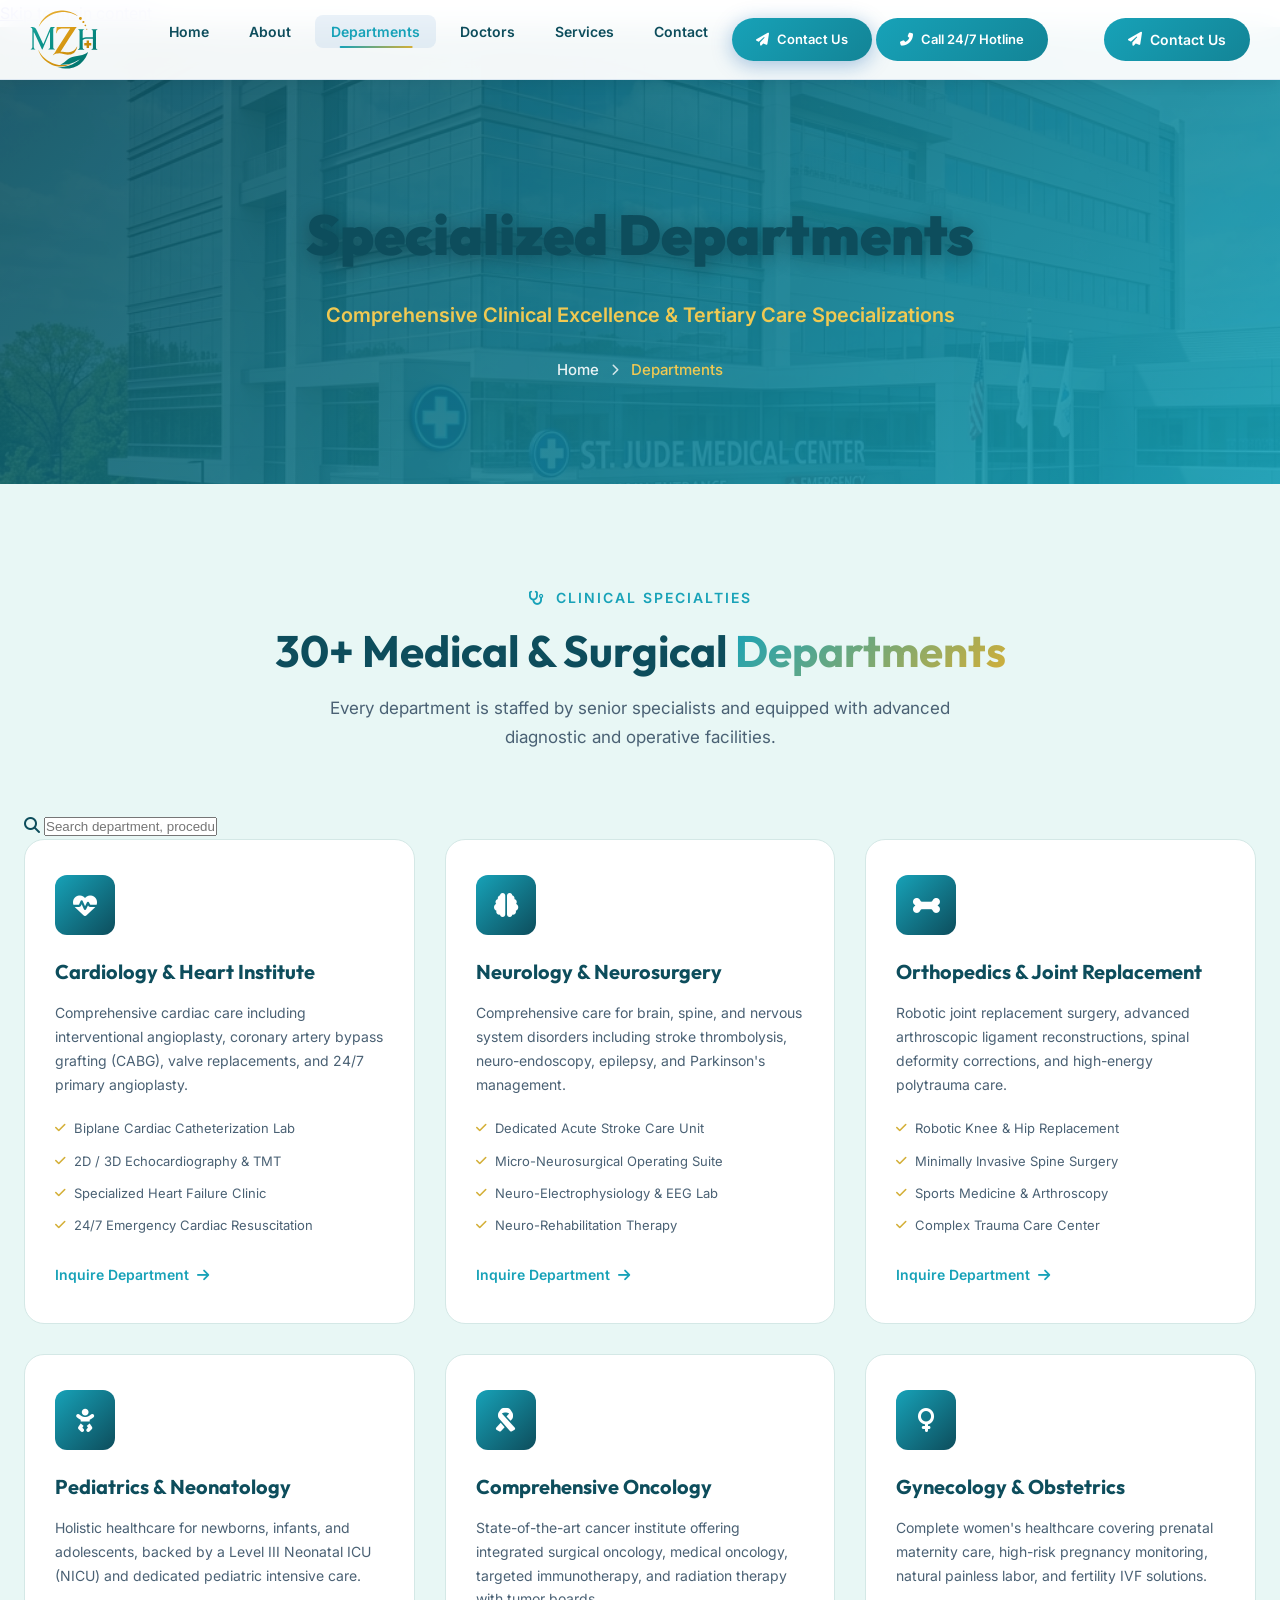
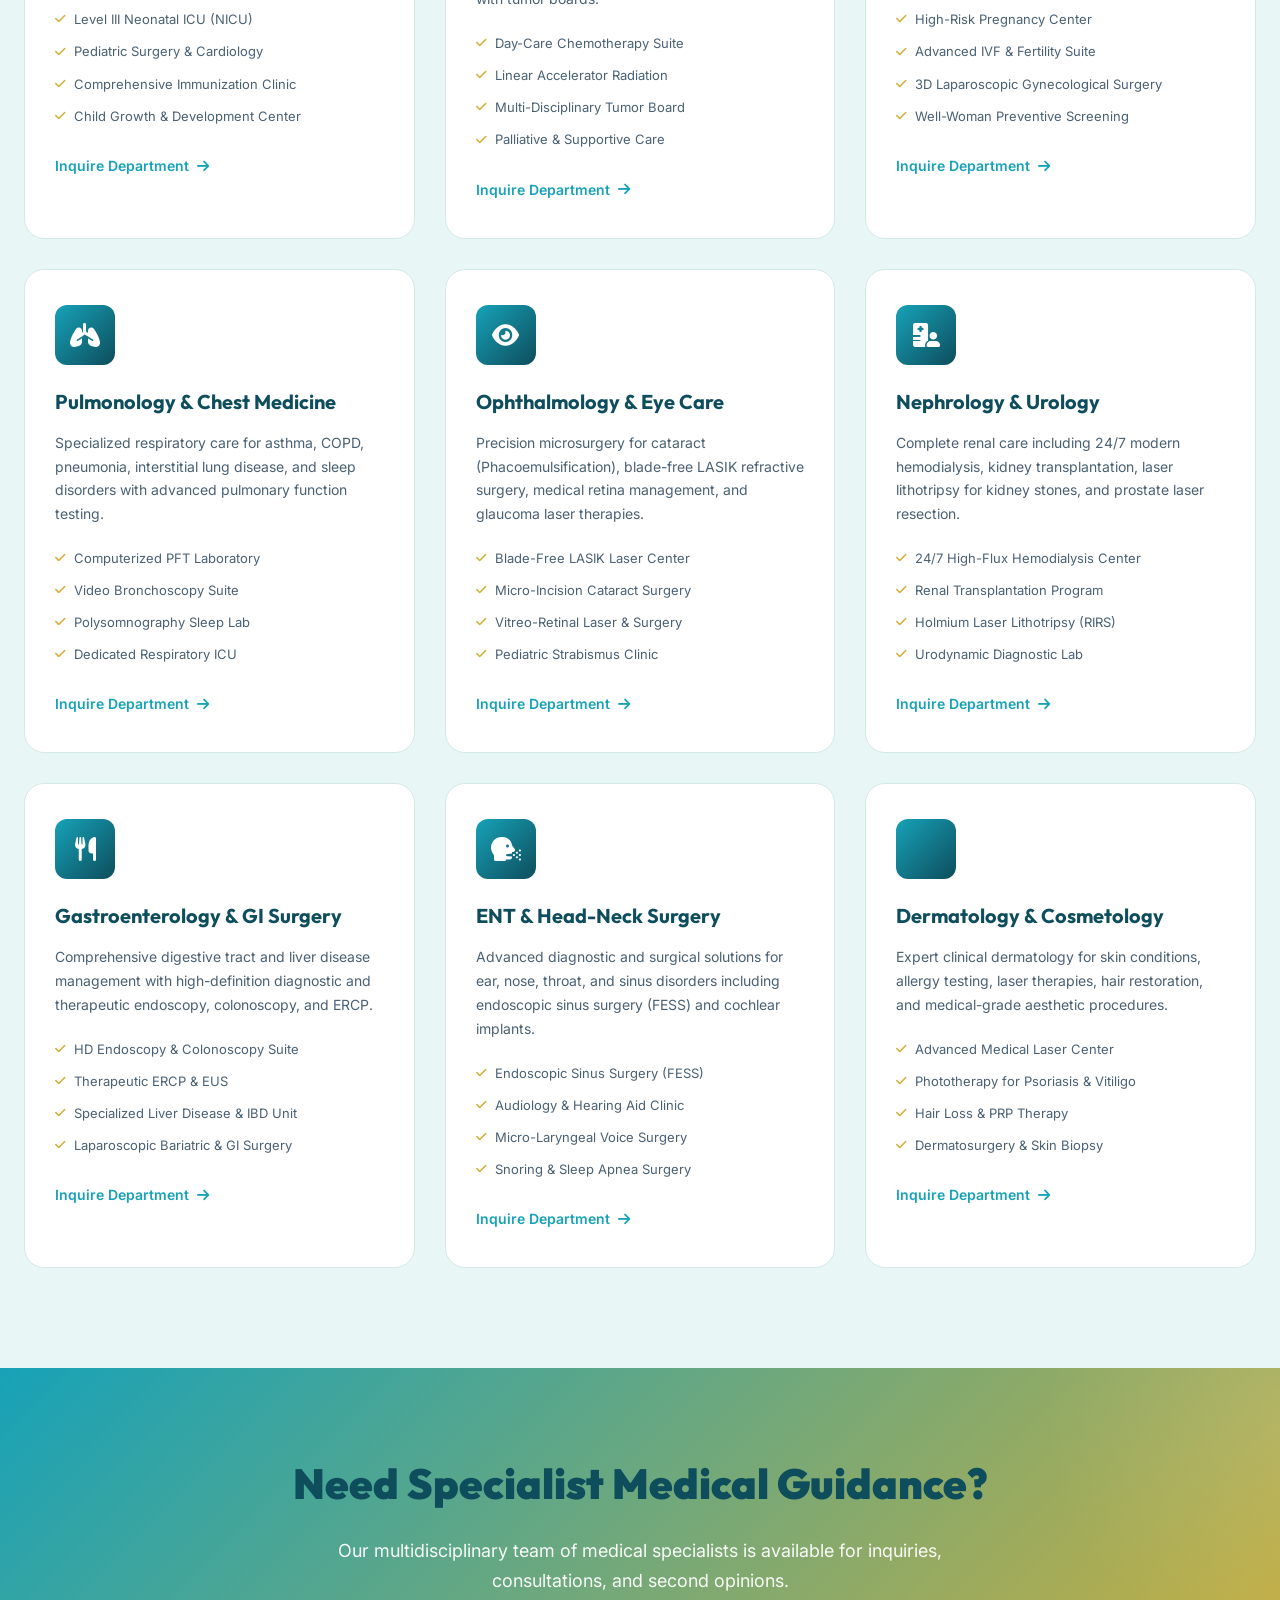
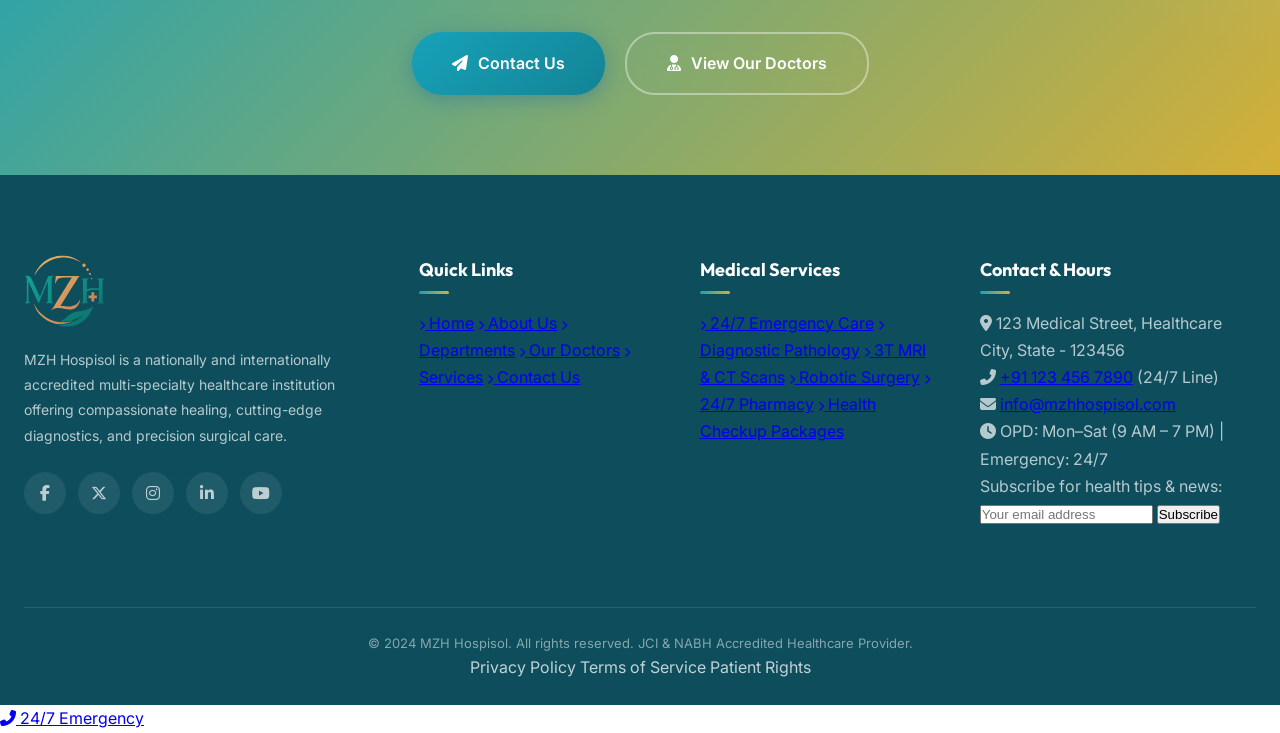
<file: departments.html>
<!DOCTYPE html>
<html lang="en">

<head>
    <meta charset="UTF-8">
    <meta name="viewport" content="width=device-width, initial-scale=1.0">
    <meta name="description"
        content="Explore MZH Hospisol's 30+ specialized clinical departments with expert consultants, advanced surgical theaters, and modern diagnostic facilities.">
    <title>Our Departments | MZH Hospisol - 30+ Specialized Medical Divisions</title>
    
    <!-- Preconnect Fonts -->
    <link rel="preconnect" href="https://fonts.googleapis.com">
    <link rel="preconnect" href="https://fonts.gstatic.com" crossorigin>
    <link href="https://fonts.googleapis.com/css2?family=Inter:wght@300;400;500;600;700;800&family=Outfit:wght@400;500;600;700;800;900&display=swap" rel="stylesheet">
    
    <!-- Font Awesome -->
    <link rel="stylesheet" href="https://cdnjs.cloudflare.com/ajax/libs/font-awesome/6.5.1/css/all.min.css">
    
    <!-- Favicon -->
    <link rel="icon" href="logo.svg" type="image/svg+xml">
    
    <!-- Stylesheet -->
    <link rel="stylesheet" href="styles.css">
</head>

<body>
    <!-- Skip to Content Link -->
    <a href="#main-content" class="skip-link">Skip to main content</a>

    <!-- Scroll Progress Bar -->
    <div class="scroll-progress" id="scrollProgress"></div>

    <!-- Navigation -->
    <nav class="navbar" id="navbar">
        <div class="nav-container">
            <a href="index.html" class="nav-logo" aria-label="MZH Hospisol Home">
                <img src="logo.svg" alt="MZH Hospisol Logo" width="200" height="64">
            </a>
            
            <ul class="nav-links" id="navLinks">
                <li><a href="index.html" class="nav-link">Home</a></li>
                <li><a href="about.html" class="nav-link">About</a></li>
                <li><a href="departments.html" class="nav-link active">Departments</a></li>
                <li><a href="doctors.html" class="nav-link">Doctors</a></li>
                <li><a href="services.html" class="nav-link">Services</a></li>
                <li><a href="contact.html" class="nav-link">Contact</a></li>
                
                <li class="nav-mobile-footer">
                    <a href="contact.html" class="btn btn-primary btn-sm">
                        <i class="fas fa-paper-plane"></i> Contact Us
                    </a>
                    <a href="tel:+911234567890" class="btn btn-emergency btn-sm">
                        <i class="fas fa-phone-alt"></i> Call 24/7 Hotline
                    </a>
                </li>
            </ul>

            <div class="nav-actions">
                <a href="contact.html" class="nav-cta">
                    <i class="fas fa-paper-plane"></i> Contact Us
                </a>
                <button class="hamburger" id="hamburger" aria-label="Open navigation menu">
                    <span></span>
                    <span></span>
                    <span></span>
                </button>
            </div>
        </div>
    </nav>

    <!-- Main Content -->
    <main id="main-content">
        <!-- Page Header Banner -->
        <section class="page-header">
            <div class="page-header-overlay"></div>
            <div class="container">
                <h1 class="page-title">Specialized Departments</h1>
                <p class="page-subtitle">Comprehensive Clinical Excellence & Tertiary Care Specializations</p>
                <nav class="breadcrumb" aria-label="Breadcrumb">
                    <a href="index.html">Home</a>
                    <i class="fas fa-chevron-right"></i>
                    <span>Departments</span>
                </nav>
            </div>
        </section>

        <!-- Departments Section with Instant Search Filter -->
        <section class="section departments">
            <div class="container">
                <div class="section-header reveal">
                    <div class="section-label"><i class="fas fa-stethoscope"></i> Clinical Specialties</div>
                    <h2 class="section-title">30+ Medical & Surgical <span class="gradient-text">Departments</span></h2>
                    <p class="section-subtitle">Every department is staffed by senior specialists and equipped with advanced diagnostic and operative facilities.</p>
                </div>

                <!-- Instant Search Bar -->
                <div class="filter-search-bar reveal">
                    <i class="fas fa-search filter-search-icon"></i>
                    <input type="text" id="deptSearch" class="filter-search-input" placeholder="Search department, procedure, or medical condition (e.g. Heart, Knee, Eye, Cancer)...">
                </div>

                <div class="departments-grid">
                    <!-- 1. Cardiology -->
                    <div class="dept-card reveal">
                        <div class="dept-icon"><i class="fas fa-heart-pulse"></i></div>
                        <h3>Cardiology & Heart Institute</h3>
                        <p>Comprehensive cardiac care including interventional angioplasty, coronary artery bypass grafting (CABG), valve replacements, and 24/7 primary angioplasty.</p>
                        <ul class="dept-features">
                            <li><i class="fas fa-check"></i> Biplane Cardiac Catheterization Lab</li>
                            <li><i class="fas fa-check"></i> 2D / 3D Echocardiography & TMT</li>
                            <li><i class="fas fa-check"></i> Specialized Heart Failure Clinic</li>
                            <li><i class="fas fa-check"></i> 24/7 Emergency Cardiac Resuscitation</li>
                        </ul>
                        <a href="contact.html" class="dept-link">Inquire Department <i class="fas fa-arrow-right"></i></a>
                    </div>

                    <!-- 2. Neurology -->
                    <div class="dept-card reveal">
                        <div class="dept-icon"><i class="fas fa-brain"></i></div>
                        <h3>Neurology & Neurosurgery</h3>
                        <p>Comprehensive care for brain, spine, and nervous system disorders including stroke thrombolysis, neuro-endoscopy, epilepsy, and Parkinson's management.</p>
                        <ul class="dept-features">
                            <li><i class="fas fa-check"></i> Dedicated Acute Stroke Care Unit</li>
                            <li><i class="fas fa-check"></i> Micro-Neurosurgical Operating Suite</li>
                            <li><i class="fas fa-check"></i> Neuro-Electrophysiology & EEG Lab</li>
                            <li><i class="fas fa-check"></i> Neuro-Rehabilitation Therapy</li>
                        </ul>
                        <a href="contact.html" class="dept-link">Inquire Department <i class="fas fa-arrow-right"></i></a>
                    </div>

                    <!-- 3. Orthopedics -->
                    <div class="dept-card reveal">
                        <div class="dept-icon"><i class="fas fa-bone"></i></div>
                        <h3>Orthopedics & Joint Replacement</h3>
                        <p>Robotic joint replacement surgery, advanced arthroscopic ligament reconstructions, spinal deformity corrections, and high-energy polytrauma care.</p>
                        <ul class="dept-features">
                            <li><i class="fas fa-check"></i> Robotic Knee & Hip Replacement</li>
                            <li><i class="fas fa-check"></i> Minimally Invasive Spine Surgery</li>
                            <li><i class="fas fa-check"></i> Sports Medicine & Arthroscopy</li>
                            <li><i class="fas fa-check"></i> Complex Trauma Care Center</li>
                        </ul>
                        <a href="contact.html" class="dept-link">Inquire Department <i class="fas fa-arrow-right"></i></a>
                    </div>

                    <!-- 4. Pediatrics -->
                    <div class="dept-card reveal">
                        <div class="dept-icon"><i class="fas fa-baby"></i></div>
                        <h3>Pediatrics & Neonatology</h3>
                        <p>Holistic healthcare for newborns, infants, and adolescents, backed by a Level III Neonatal ICU (NICU) and dedicated pediatric intensive care.</p>
                        <ul class="dept-features">
                            <li><i class="fas fa-check"></i> Level III Neonatal ICU (NICU)</li>
                            <li><i class="fas fa-check"></i> Pediatric Surgery & Cardiology</li>
                            <li><i class="fas fa-check"></i> Comprehensive Immunization Clinic</li>
                            <li><i class="fas fa-check"></i> Child Growth & Development Center</li>
                        </ul>
                        <a href="contact.html" class="dept-link">Inquire Department <i class="fas fa-arrow-right"></i></a>
                    </div>

                    <!-- 5. Oncology -->
                    <div class="dept-card reveal">
                        <div class="dept-icon"><i class="fas fa-ribbon"></i></div>
                        <h3>Comprehensive Oncology</h3>
                        <p>State-of-the-art cancer institute offering integrated surgical oncology, medical oncology, targeted immunotherapy, and radiation therapy with tumor boards.</p>
                        <ul class="dept-features">
                            <li><i class="fas fa-check"></i> Day-Care Chemotherapy Suite</li>
                            <li><i class="fas fa-check"></i> Linear Accelerator Radiation</li>
                            <li><i class="fas fa-check"></i> Multi-Disciplinary Tumor Board</li>
                            <li><i class="fas fa-check"></i> Palliative & Supportive Care</li>
                        </ul>
                        <a href="contact.html" class="dept-link">Inquire Department <i class="fas fa-arrow-right"></i></a>
                    </div>

                    <!-- 6. Gynecology -->
                    <div class="dept-card reveal">
                        <div class="dept-icon"><i class="fas fa-venus"></i></div>
                        <h3>Gynecology & Obstetrics</h3>
                        <p>Complete women's healthcare covering prenatal maternity care, high-risk pregnancy monitoring, natural painless labor, and fertility IVF solutions.</p>
                        <ul class="dept-features">
                            <li><i class="fas fa-check"></i> High-Risk Pregnancy Center</li>
                            <li><i class="fas fa-check"></i> Advanced IVF & Fertility Suite</li>
                            <li><i class="fas fa-check"></i> 3D Laparoscopic Gynecological Surgery</li>
                            <li><i class="fas fa-check"></i> Well-Woman Preventive Screening</li>
                        </ul>
                        <a href="contact.html" class="dept-link">Inquire Department <i class="fas fa-arrow-right"></i></a>
                    </div>

                    <!-- 7. Pulmonology -->
                    <div class="dept-card reveal">
                        <div class="dept-icon"><i class="fas fa-lungs"></i></div>
                        <h3>Pulmonology & Chest Medicine</h3>
                        <p>Specialized respiratory care for asthma, COPD, pneumonia, interstitial lung disease, and sleep disorders with advanced pulmonary function testing.</p>
                        <ul class="dept-features">
                            <li><i class="fas fa-check"></i> Computerized PFT Laboratory</li>
                            <li><i class="fas fa-check"></i> Video Bronchoscopy Suite</li>
                            <li><i class="fas fa-check"></i> Polysomnography Sleep Lab</li>
                            <li><i class="fas fa-check"></i> Dedicated Respiratory ICU</li>
                        </ul>
                        <a href="contact.html" class="dept-link">Inquire Department <i class="fas fa-arrow-right"></i></a>
                    </div>

                    <!-- 8. Ophthalmology -->
                    <div class="dept-card reveal">
                        <div class="dept-icon"><i class="fas fa-eye"></i></div>
                        <h3>Ophthalmology & Eye Care</h3>
                        <p>Precision microsurgery for cataract (Phacoemulsification), blade-free LASIK refractive surgery, medical retina management, and glaucoma laser therapies.</p>
                        <ul class="dept-features">
                            <li><i class="fas fa-check"></i> Blade-Free LASIK Laser Center</li>
                            <li><i class="fas fa-check"></i> Micro-Incision Cataract Surgery</li>
                            <li><i class="fas fa-check"></i> Vitreo-Retinal Laser & Surgery</li>
                            <li><i class="fas fa-check"></i> Pediatric Strabismus Clinic</li>
                        </ul>
                        <a href="contact.html" class="dept-link">Inquire Department <i class="fas fa-arrow-right"></i></a>
                    </div>

                    <!-- 9. Nephrology -->
                    <div class="dept-card reveal">
                        <div class="dept-icon"><i class="fas fa-hospital-user"></i></div>
                        <h3>Nephrology & Urology</h3>
                        <p>Complete renal care including 24/7 modern hemodialysis, kidney transplantation, laser lithotripsy for kidney stones, and prostate laser resection.</p>
                        <ul class="dept-features">
                            <li><i class="fas fa-check"></i> 24/7 High-Flux Hemodialysis Center</li>
                            <li><i class="fas fa-check"></i> Renal Transplantation Program</li>
                            <li><i class="fas fa-check"></i> Holmium Laser Lithotripsy (RIRS)</li>
                            <li><i class="fas fa-check"></i> Urodynamic Diagnostic Lab</li>
                        </ul>
                        <a href="contact.html" class="dept-link">Inquire Department <i class="fas fa-arrow-right"></i></a>
                    </div>

                    <!-- 10. Gastroenterology -->
                    <div class="dept-card reveal">
                        <div class="dept-icon"><i class="fas fa-utensils"></i></div>
                        <h3>Gastroenterology & GI Surgery</h3>
                        <p>Comprehensive digestive tract and liver disease management with high-definition diagnostic and therapeutic endoscopy, colonoscopy, and ERCP.</p>
                        <ul class="dept-features">
                            <li><i class="fas fa-check"></i> HD Endoscopy & Colonoscopy Suite</li>
                            <li><i class="fas fa-check"></i> Therapeutic ERCP & EUS</li>
                            <li><i class="fas fa-check"></i> Specialized Liver Disease & IBD Unit</li>
                            <li><i class="fas fa-check"></i> Laparoscopic Bariatric & GI Surgery</li>
                        </ul>
                        <a href="contact.html" class="dept-link">Inquire Department <i class="fas fa-arrow-right"></i></a>
                    </div>

                    <!-- 11. ENT -->
                    <div class="dept-card reveal">
                        <div class="dept-icon"><i class="fas fa-head-side-cough"></i></div>
                        <h3>ENT & Head-Neck Surgery</h3>
                        <p>Advanced diagnostic and surgical solutions for ear, nose, throat, and sinus disorders including endoscopic sinus surgery (FESS) and cochlear implants.</p>
                        <ul class="dept-features">
                            <li><i class="fas fa-check"></i> Endoscopic Sinus Surgery (FESS)</li>
                            <li><i class="fas fa-check"></i> Audiology & Hearing Aid Clinic</li>
                            <li><i class="fas fa-check"></i> Micro-Laryngeal Voice Surgery</li>
                            <li><i class="fas fa-check"></i> Snoring & Sleep Apnea Surgery</li>
                        </ul>
                        <a href="contact.html" class="dept-link">Inquire Department <i class="fas fa-arrow-right"></i></a>
                    </div>

                    <!-- 12. Dermatology -->
                    <div class="dept-card reveal">
                        <div class="dept-icon"><i class="fas fa-sparkles"></i></div>
                        <h3>Dermatology & Cosmetology</h3>
                        <p>Expert clinical dermatology for skin conditions, allergy testing, laser therapies, hair restoration, and medical-grade aesthetic procedures.</p>
                        <ul class="dept-features">
                            <li><i class="fas fa-check"></i> Advanced Medical Laser Center</li>
                            <li><i class="fas fa-check"></i> Phototherapy for Psoriasis & Vitiligo</li>
                            <li><i class="fas fa-check"></i> Hair Loss & PRP Therapy</li>
                            <li><i class="fas fa-check"></i> Dermatosurgery & Skin Biopsy</li>
                        </ul>
                        <a href="contact.html" class="dept-link">Inquire Department <i class="fas fa-arrow-right"></i></a>
                    </div>
                </div>
            </div>
        </section>

        <!-- CTA Section -->
        <section class="cta-section">
            <div class="container">
                <div class="cta-content reveal">
                    <h2>Need Specialist Medical Guidance?</h2>
                    <p>Our multidisciplinary team of medical specialists is available for inquiries, consultations, and second opinions.</p>
                    <div class="cta-buttons">
                        <a href="contact.html" class="btn btn-primary btn-lg">
                            <i class="fas fa-paper-plane"></i> Contact Us
                        </a>
                        <a href="doctors.html" class="btn btn-outline btn-lg">
                            <i class="fas fa-user-md"></i> View Our Doctors
                        </a>
                    </div>
                </div>
            </div>
        </section>
    </main>

    <!-- Footer -->
    <footer class="footer">
        <div class="container">
            <div class="footer-grid">
                <div class="footer-col">
                    <div class="footer-logo">
                        <img src="logo.svg" alt="MZH Hospisol" width="220" height="72">
                    </div>
                    <p class="footer-desc">
                        MZH Hospisol is a nationally and internationally accredited multi-specialty healthcare institution offering compassionate healing, cutting-edge diagnostics, and precision surgical care.
                    </p>
                    <div class="footer-socials">
                        <a href="#" aria-label="Facebook"><i class="fab fa-facebook-f"></i></a>
                        <a href="#" aria-label="Twitter / X"><i class="fab fa-x-twitter"></i></a>
                        <a href="#" aria-label="Instagram"><i class="fab fa-instagram"></i></a>
                        <a href="#" aria-label="LinkedIn"><i class="fab fa-linkedin-in"></i></a>
                        <a href="#" aria-label="YouTube"><i class="fab fa-youtube"></i></a>
                    </div>
                </div>

                <div class="footer-col">
                    <h4>Quick Links</h4>
                    <div class="footer-links-list">
                        <a href="index.html"><i class="fas fa-chevron-right" style="font-size:10px;"></i> Home</a>
                        <a href="about.html"><i class="fas fa-chevron-right" style="font-size:10px;"></i> About Us</a>
                        <a href="departments.html"><i class="fas fa-chevron-right" style="font-size:10px;"></i> Departments</a>
                        <a href="doctors.html"><i class="fas fa-chevron-right" style="font-size:10px;"></i> Our Doctors</a>
                        <a href="services.html"><i class="fas fa-chevron-right" style="font-size:10px;"></i> Services</a>
                        <a href="contact.html"><i class="fas fa-chevron-right" style="font-size:10px;"></i> Contact Us</a>
                    </div>
                </div>

                <div class="footer-col">
                    <h4>Medical Services</h4>
                    <div class="footer-links-list">
                        <a href="services.html"><i class="fas fa-chevron-right" style="font-size:10px;"></i> 24/7 Emergency Care</a>
                        <a href="services.html"><i class="fas fa-chevron-right" style="font-size:10px;"></i> Diagnostic Pathology</a>
                        <a href="services.html"><i class="fas fa-chevron-right" style="font-size:10px;"></i> 3T MRI & CT Scans</a>
                        <a href="services.html"><i class="fas fa-chevron-right" style="font-size:10px;"></i> Robotic Surgery</a>
                        <a href="services.html"><i class="fas fa-chevron-right" style="font-size:10px;"></i> 24/7 Pharmacy</a>
                        <a href="services.html"><i class="fas fa-chevron-right" style="font-size:10px;"></i> Health Checkup Packages</a>
                    </div>
                </div>

                <div class="footer-col">
                    <h4>Contact & Hours</h4>
                    <div class="footer-contact-list">
                        <div class="footer-contact-item">
                            <i class="fas fa-map-marker-alt"></i>
                            <span>123 Medical Street, Healthcare City, State - 123456</span>
                        </div>
                        <div class="footer-contact-item">
                            <i class="fas fa-phone-alt"></i>
                            <span><a href="tel:+911234567890">+91 123 456 7890</a> (24/7 Line)</span>
                        </div>
                        <div class="footer-contact-item">
                            <i class="fas fa-envelope"></i>
                            <span><a href="mailto:info@mzhhospisol.com">info@mzhhospisol.com</a></span>
                        </div>
                        <div class="footer-contact-item">
                            <i class="fas fa-clock"></i>
                            <span>OPD: Mon–Sat (9 AM – 7 PM) | Emergency: 24/7</span>
                        </div>
                    </div>

                    <div class="newsletter-box">
                        <p>Subscribe for health tips & news:</p>
                        <form class="newsletter-form">
                            <input type="email" class="newsletter-input" placeholder="Your email address" required>
                            <button type="submit" class="newsletter-btn">Subscribe</button>
                        </form>
                    </div>
                </div>
            </div>

            <div class="footer-bottom">
                <p>&copy; 2024 MZH Hospisol. All rights reserved. JCI & NABH Accredited Healthcare Provider.</p>
                <div class="footer-bottom-links">
                    <a href="#">Privacy Policy</a>
                    <a href="#">Terms of Service</a>
                    <a href="#">Patient Rights</a>
                </div>
            </div>
        </div>
    </footer>

    <!-- Toast Notification Container -->
    <div class="toast-container" id="toastContainer"></div>

    <!-- Back to Top Button -->
    <button class="back-to-top" id="backToTop" aria-label="Back to top">
        <i class="fas fa-chevron-up"></i>
    </button>

    <!-- Mobile Emergency Floating Trigger -->
    <a href="tel:+911234567890" class="floating-emergency" aria-label="Call Emergency Hotline">
        <i class="fas fa-phone-alt"></i> <span>24/7 Emergency</span>
    </a>

    <!-- Interactive Script -->
    <script src="script.js"></script>
</body>

</html>
</file>
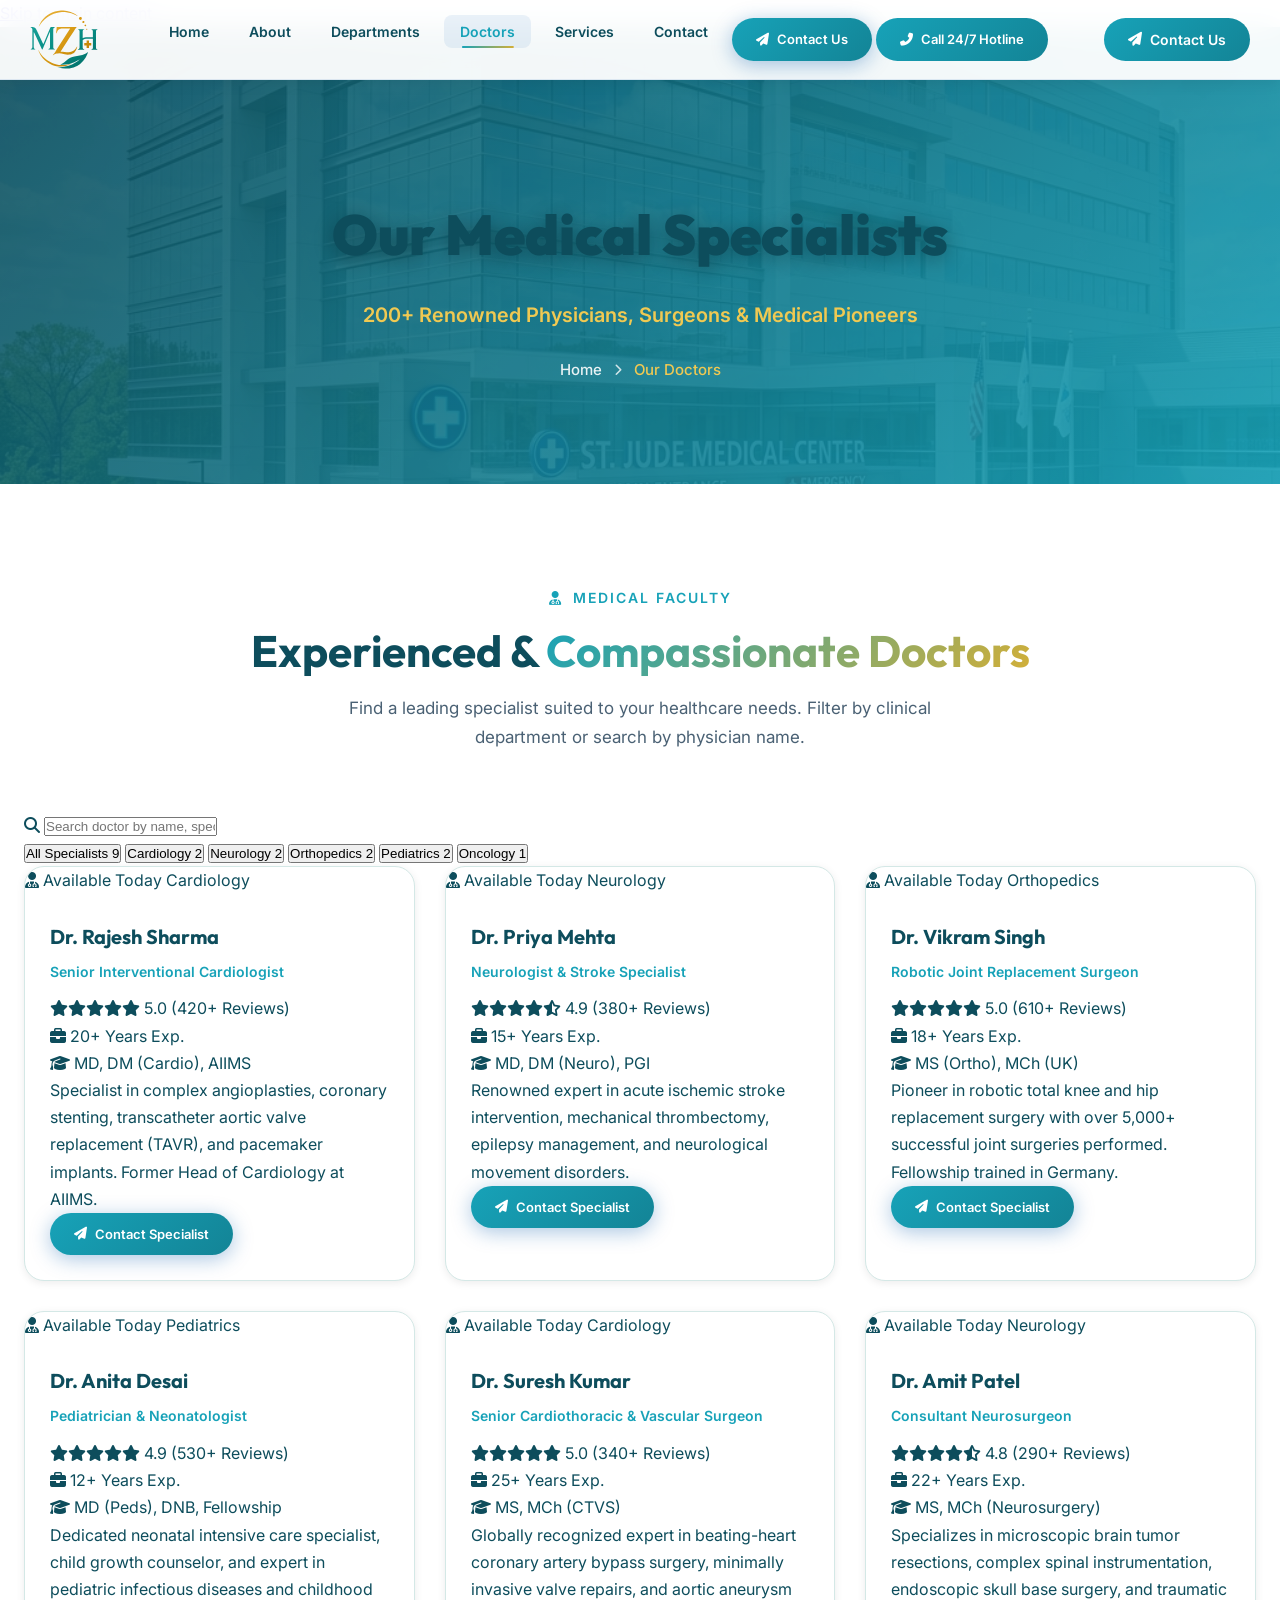
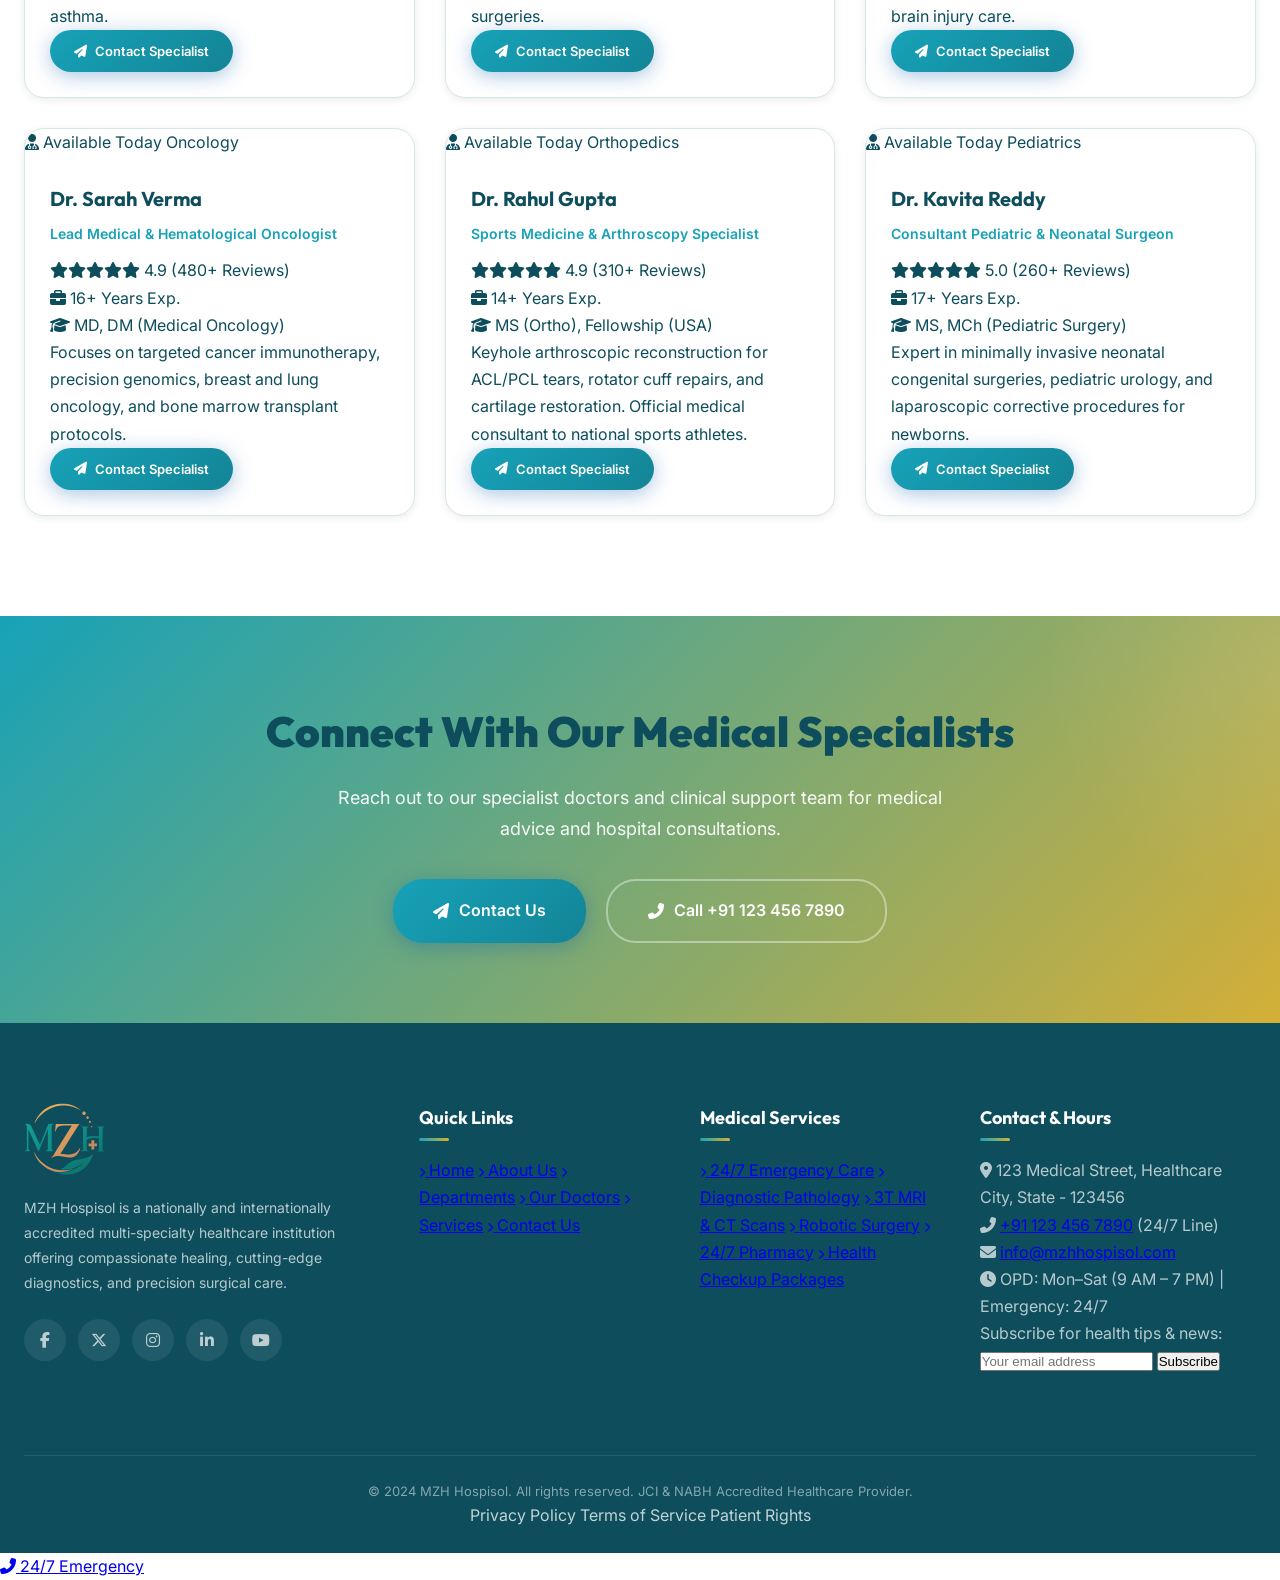
<file: doctors.html>
<!DOCTYPE html>
<html lang="en">

<head>
    <meta charset="UTF-8">
    <meta name="viewport" content="width=device-width, initial-scale=1.0">
    <meta name="description"
        content="Meet our team of 200+ expert doctors and surgeons at MZH Hospisol. Highly qualified consultants across cardiology, neurology, orthopedics, oncology, and more.">
    <title>Our Doctors | MZH Hospisol - 200+ Leading Medical Specialists</title>
    
    <!-- Preconnect Fonts -->
    <link rel="preconnect" href="https://fonts.googleapis.com">
    <link rel="preconnect" href="https://fonts.gstatic.com" crossorigin>
    <link href="https://fonts.googleapis.com/css2?family=Inter:wght@300;400;500;600;700;800&family=Outfit:wght@400;500;600;700;800;900&display=swap" rel="stylesheet">
    
    <!-- Font Awesome -->
    <link rel="stylesheet" href="https://cdnjs.cloudflare.com/ajax/libs/font-awesome/6.5.1/css/all.min.css">
    
    <!-- Favicon -->
    <link rel="icon" href="logo.svg" type="image/svg+xml">
    
    <!-- Stylesheet -->
    <link rel="stylesheet" href="styles.css">
</head>

<body>
    <!-- Skip to Content Link -->
    <a href="#main-content" class="skip-link">Skip to main content</a>

    <!-- Scroll Progress Bar -->
    <div class="scroll-progress" id="scrollProgress"></div>

    <!-- Navigation -->
    <nav class="navbar" id="navbar">
        <div class="nav-container">
            <a href="index.html" class="nav-logo" aria-label="MZH Hospisol Home">
                <img src="logo.svg" alt="MZH Hospisol Logo" width="200" height="64">
            </a>
            
            <ul class="nav-links" id="navLinks">
                <li><a href="index.html" class="nav-link">Home</a></li>
                <li><a href="about.html" class="nav-link">About</a></li>
                <li><a href="departments.html" class="nav-link">Departments</a></li>
                <li><a href="doctors.html" class="nav-link active">Doctors</a></li>
                <li><a href="services.html" class="nav-link">Services</a></li>
                <li><a href="contact.html" class="nav-link">Contact</a></li>
                
                <li class="nav-mobile-footer">
                    <a href="contact.html" class="btn btn-primary btn-sm">
                        <i class="fas fa-paper-plane"></i> Contact Us
                    </a>
                    <a href="tel:+911234567890" class="btn btn-emergency btn-sm">
                        <i class="fas fa-phone-alt"></i> Call 24/7 Hotline
                    </a>
                </li>
            </ul>

            <div class="nav-actions">
                <a href="contact.html" class="nav-cta">
                    <i class="fas fa-paper-plane"></i> Contact Us
                </a>
                <button class="hamburger" id="hamburger" aria-label="Open navigation menu">
                    <span></span>
                    <span></span>
                    <span></span>
                </button>
            </div>
        </div>
    </nav>

    <!-- Main Content -->
    <main id="main-content">
        <!-- Page Header Banner -->
        <section class="page-header">
            <div class="page-header-overlay"></div>
            <div class="container">
                <h1 class="page-title">Our Medical Specialists</h1>
                <p class="page-subtitle">200+ Renowned Physicians, Surgeons & Medical Pioneers</p>
                <nav class="breadcrumb" aria-label="Breadcrumb">
                    <a href="index.html">Home</a>
                    <i class="fas fa-chevron-right"></i>
                    <span>Our Doctors</span>
                </nav>
            </div>
        </section>

        <!-- Doctors Directory Section -->
        <section class="section doctors">
            <div class="container">
                <div class="section-header reveal">
                    <div class="section-label"><i class="fas fa-user-doctor"></i> Medical Faculty</div>
                    <h2 class="section-title">Experienced & <span class="gradient-text">Compassionate Doctors</span></h2>
                    <p class="section-subtitle">Find a leading specialist suited to your healthcare needs. Filter by clinical department or search by physician name.</p>
                </div>

                <!-- Instant Search Input -->
                <div class="filter-search-bar reveal">
                    <i class="fas fa-search filter-search-icon"></i>
                    <input type="text" id="doctorSearch" class="filter-search-input" placeholder="Search doctor by name, specialty, or qualifications (e.g. Sharma, Cardio, AIIMS)...">
                </div>

                <!-- Filter Category Tabs with Badge Counters -->
                <div class="filter-tabs reveal">
                    <button class="filter-tab active" data-filter="all">
                        All Specialists <span class="tab-count">9</span>
                    </button>
                    <button class="filter-tab" data-filter="cardiology">
                        Cardiology <span class="tab-count">2</span>
                    </button>
                    <button class="filter-tab" data-filter="neurology">
                        Neurology <span class="tab-count">2</span>
                    </button>
                    <button class="filter-tab" data-filter="orthopedics">
                        Orthopedics <span class="tab-count">2</span>
                    </button>
                    <button class="filter-tab" data-filter="pediatrics">
                        Pediatrics <span class="tab-count">2</span>
                    </button>
                    <button class="filter-tab" data-filter="oncology">
                        Oncology <span class="tab-count">1</span>
                    </button>
                </div>

                <!-- Doctors Grid -->
                <div class="doctors-grid">
                    <!-- Doctor 1: Cardiology -->
                    <div class="doctor-card reveal" data-department="cardiology">
                        <div class="doctor-image-wrapper">
                            <i class="fas fa-user-md doctor-avatar-icon"></i>
                            <span class="doctor-status-badge available">Available Today</span>
                            <span class="doctor-department-tag">Cardiology</span>
                        </div>
                        <div class="doctor-info">
                            <div class="doctor-header">
                                <h3 class="doctor-name">Dr. Rajesh Sharma</h3>
                                <p class="doctor-specialty">Senior Interventional Cardiologist</p>
                            </div>
                            <div class="doctor-rating">
                                <i class="fas fa-star"></i><i class="fas fa-star"></i><i class="fas fa-star"></i><i class="fas fa-star"></i><i class="fas fa-star"></i>
                                <span>5.0 (420+ Reviews)</span>
                            </div>
                            <div class="doctor-meta">
                                <div class="meta-item"><i class="fas fa-briefcase"></i> 20+ Years Exp.</div>
                                <div class="meta-item"><i class="fas fa-graduation-cap"></i> MD, DM (Cardio), AIIMS</div>
                            </div>
                            <p class="doctor-bio">
                                Specialist in complex angioplasties, coronary stenting, transcatheter aortic valve replacement (TAVR), and pacemaker implants. Former Head of Cardiology at AIIMS.
                            </p>
                            <div class="doctor-actions">
                                <a href="contact.html" class="btn btn-primary btn-block btn-sm">
                                    <i class="fas fa-paper-plane"></i> Contact Specialist
                                </a>
                            </div>
                        </div>
                    </div>

                    <!-- Doctor 2: Neurology -->
                    <div class="doctor-card reveal" data-department="neurology">
                        <div class="doctor-image-wrapper">
                            <i class="fas fa-user-doctor doctor-avatar-icon"></i>
                            <span class="doctor-status-badge available">Available Today</span>
                            <span class="doctor-department-tag">Neurology</span>
                        </div>
                        <div class="doctor-info">
                            <div class="doctor-header">
                                <h3 class="doctor-name">Dr. Priya Mehta</h3>
                                <p class="doctor-specialty">Neurologist & Stroke Specialist</p>
                            </div>
                            <div class="doctor-rating">
                                <i class="fas fa-star"></i><i class="fas fa-star"></i><i class="fas fa-star"></i><i class="fas fa-star"></i><i class="fas fa-star-half-alt"></i>
                                <span>4.9 (380+ Reviews)</span>
                            </div>
                            <div class="doctor-meta">
                                <div class="meta-item"><i class="fas fa-briefcase"></i> 15+ Years Exp.</div>
                                <div class="meta-item"><i class="fas fa-graduation-cap"></i> MD, DM (Neuro), PGI</div>
                            </div>
                            <p class="doctor-bio">
                                Renowned expert in acute ischemic stroke intervention, mechanical thrombectomy, epilepsy management, and neurological movement disorders.
                            </p>
                            <div class="doctor-actions">
                                <a href="contact.html" class="btn btn-primary btn-block btn-sm">
                                    <i class="fas fa-paper-plane"></i> Contact Specialist
                                </a>
                            </div>
                        </div>
                    </div>

                    <!-- Doctor 3: Orthopedics -->
                    <div class="doctor-card reveal" data-department="orthopedics">
                        <div class="doctor-image-wrapper">
                            <i class="fas fa-user-md doctor-avatar-icon"></i>
                            <span class="doctor-status-badge available">Available Today</span>
                            <span class="doctor-department-tag">Orthopedics</span>
                        </div>
                        <div class="doctor-info">
                            <div class="doctor-header">
                                <h3 class="doctor-name">Dr. Vikram Singh</h3>
                                <p class="doctor-specialty">Robotic Joint Replacement Surgeon</p>
                            </div>
                            <div class="doctor-rating">
                                <i class="fas fa-star"></i><i class="fas fa-star"></i><i class="fas fa-star"></i><i class="fas fa-star"></i><i class="fas fa-star"></i>
                                <span>5.0 (610+ Reviews)</span>
                            </div>
                            <div class="doctor-meta">
                                <div class="meta-item"><i class="fas fa-briefcase"></i> 18+ Years Exp.</div>
                                <div class="meta-item"><i class="fas fa-graduation-cap"></i> MS (Ortho), MCh (UK)</div>
                            </div>
                            <p class="doctor-bio">
                                Pioneer in robotic total knee and hip replacement surgery with over 5,000+ successful joint surgeries performed. Fellowship trained in Germany.
                            </p>
                            <div class="doctor-actions">
                                <a href="contact.html" class="btn btn-primary btn-block btn-sm">
                                    <i class="fas fa-paper-plane"></i> Contact Specialist
                                </a>
                            </div>
                        </div>
                    </div>

                    <!-- Doctor 4: Pediatrics -->
                    <div class="doctor-card reveal" data-department="pediatrics">
                        <div class="doctor-image-wrapper">
                            <i class="fas fa-user-doctor doctor-avatar-icon"></i>
                            <span class="doctor-status-badge available">Available Today</span>
                            <span class="doctor-department-tag">Pediatrics</span>
                        </div>
                        <div class="doctor-info">
                            <div class="doctor-header">
                                <h3 class="doctor-name">Dr. Anita Desai</h3>
                                <p class="doctor-specialty">Pediatrician & Neonatologist</p>
                            </div>
                            <div class="doctor-rating">
                                <i class="fas fa-star"></i><i class="fas fa-star"></i><i class="fas fa-star"></i><i class="fas fa-star"></i><i class="fas fa-star"></i>
                                <span>4.9 (530+ Reviews)</span>
                            </div>
                            <div class="doctor-meta">
                                <div class="meta-item"><i class="fas fa-briefcase"></i> 12+ Years Exp.</div>
                                <div class="meta-item"><i class="fas fa-graduation-cap"></i> MD (Peds), DNB, Fellowship</div>
                            </div>
                            <p class="doctor-bio">
                                Dedicated neonatal intensive care specialist, child growth counselor, and expert in pediatric infectious diseases and childhood asthma.
                            </p>
                            <div class="doctor-actions">
                                <a href="contact.html" class="btn btn-primary btn-block btn-sm">
                                    <i class="fas fa-paper-plane"></i> Contact Specialist
                                </a>
                            </div>
                        </div>
                    </div>

                    <!-- Doctor 5: Cardiology -->
                    <div class="doctor-card reveal" data-department="cardiology">
                        <div class="doctor-image-wrapper">
                            <i class="fas fa-user-md doctor-avatar-icon"></i>
                            <span class="doctor-status-badge available">Available Today</span>
                            <span class="doctor-department-tag">Cardiology</span>
                        </div>
                        <div class="doctor-info">
                            <div class="doctor-header">
                                <h3 class="doctor-name">Dr. Suresh Kumar</h3>
                                <p class="doctor-specialty">Senior Cardiothoracic & Vascular Surgeon</p>
                            </div>
                            <div class="doctor-rating">
                                <i class="fas fa-star"></i><i class="fas fa-star"></i><i class="fas fa-star"></i><i class="fas fa-star"></i><i class="fas fa-star"></i>
                                <span>5.0 (340+ Reviews)</span>
                            </div>
                            <div class="doctor-meta">
                                <div class="meta-item"><i class="fas fa-briefcase"></i> 25+ Years Exp.</div>
                                <div class="meta-item"><i class="fas fa-graduation-cap"></i> MS, MCh (CTVS)</div>
                            </div>
                            <p class="doctor-bio">
                                Globally recognized expert in beating-heart coronary artery bypass surgery, minimally invasive valve repairs, and aortic aneurysm surgeries.
                            </p>
                            <div class="doctor-actions">
                                <a href="contact.html" class="btn btn-primary btn-block btn-sm">
                                    <i class="fas fa-paper-plane"></i> Contact Specialist
                                </a>
                            </div>
                        </div>
                    </div>

                    <!-- Doctor 6: Neurology -->
                    <div class="doctor-card reveal" data-department="neurology">
                        <div class="doctor-image-wrapper">
                            <i class="fas fa-user-md doctor-avatar-icon"></i>
                            <span class="doctor-status-badge available">Available Today</span>
                            <span class="doctor-department-tag">Neurology</span>
                        </div>
                        <div class="doctor-info">
                            <div class="doctor-header">
                                <h3 class="doctor-name">Dr. Amit Patel</h3>
                                <p class="doctor-specialty">Consultant Neurosurgeon</p>
                            </div>
                            <div class="doctor-rating">
                                <i class="fas fa-star"></i><i class="fas fa-star"></i><i class="fas fa-star"></i><i class="fas fa-star"></i><i class="fas fa-star-half-alt"></i>
                                <span>4.8 (290+ Reviews)</span>
                            </div>
                            <div class="doctor-meta">
                                <div class="meta-item"><i class="fas fa-briefcase"></i> 22+ Years Exp.</div>
                                <div class="meta-item"><i class="fas fa-graduation-cap"></i> MS, MCh (Neurosurgery)</div>
                            </div>
                            <p class="doctor-bio">
                                Specializes in microscopic brain tumor resections, complex spinal instrumentation, endoscopic skull base surgery, and traumatic brain injury care.
                            </p>
                            <div class="doctor-actions">
                                <a href="contact.html" class="btn btn-primary btn-block btn-sm">
                                    <i class="fas fa-paper-plane"></i> Contact Specialist
                                </a>
                            </div>
                        </div>
                    </div>

                    <!-- Doctor 7: Oncology -->
                    <div class="doctor-card reveal" data-department="oncology">
                        <div class="doctor-image-wrapper">
                            <i class="fas fa-user-doctor doctor-avatar-icon"></i>
                            <span class="doctor-status-badge available">Available Today</span>
                            <span class="doctor-department-tag">Oncology</span>
                        </div>
                        <div class="doctor-info">
                            <div class="doctor-header">
                                <h3 class="doctor-name">Dr. Sarah Verma</h3>
                                <p class="doctor-specialty">Lead Medical & Hematological Oncologist</p>
                            </div>
                            <div class="doctor-rating">
                                <i class="fas fa-star"></i><i class="fas fa-star"></i><i class="fas fa-star"></i><i class="fas fa-star"></i><i class="fas fa-star"></i>
                                <span>4.9 (480+ Reviews)</span>
                            </div>
                            <div class="doctor-meta">
                                <div class="meta-item"><i class="fas fa-briefcase"></i> 16+ Years Exp.</div>
                                <div class="meta-item"><i class="fas fa-graduation-cap"></i> MD, DM (Medical Oncology)</div>
                            </div>
                            <p class="doctor-bio">
                                Focuses on targeted cancer immunotherapy, precision genomics, breast and lung oncology, and bone marrow transplant protocols.
                            </p>
                            <div class="doctor-actions">
                                <a href="contact.html" class="btn btn-primary btn-block btn-sm">
                                    <i class="fas fa-paper-plane"></i> Contact Specialist
                                </a>
                            </div>
                        </div>
                    </div>

                    <!-- Doctor 8: Orthopedics -->
                    <div class="doctor-card reveal" data-department="orthopedics">
                        <div class="doctor-image-wrapper">
                            <i class="fas fa-user-md doctor-avatar-icon"></i>
                            <span class="doctor-status-badge available">Available Today</span>
                            <span class="doctor-department-tag">Orthopedics</span>
                        </div>
                        <div class="doctor-info">
                            <div class="doctor-header">
                                <h3 class="doctor-name">Dr. Rahul Gupta</h3>
                                <p class="doctor-specialty">Sports Medicine & Arthroscopy Specialist</p>
                            </div>
                            <div class="doctor-rating">
                                <i class="fas fa-star"></i><i class="fas fa-star"></i><i class="fas fa-star"></i><i class="fas fa-star"></i><i class="fas fa-star"></i>
                                <span>4.9 (310+ Reviews)</span>
                            </div>
                            <div class="doctor-meta">
                                <div class="meta-item"><i class="fas fa-briefcase"></i> 14+ Years Exp.</div>
                                <div class="meta-item"><i class="fas fa-graduation-cap"></i> MS (Ortho), Fellowship (USA)</div>
                            </div>
                            <p class="doctor-bio">
                                Keyhole arthroscopic reconstruction for ACL/PCL tears, rotator cuff repairs, and cartilage restoration. Official medical consultant to national sports athletes.
                            </p>
                            <div class="doctor-actions">
                                <a href="contact.html" class="btn btn-primary btn-block btn-sm">
                                    <i class="fas fa-paper-plane"></i> Contact Specialist
                                </a>
                            </div>
                        </div>
                    </div>

                    <!-- Doctor 9: Pediatrics -->
                    <div class="doctor-card reveal" data-department="pediatrics">
                        <div class="doctor-image-wrapper">
                            <i class="fas fa-user-doctor doctor-avatar-icon"></i>
                            <span class="doctor-status-badge available">Available Today</span>
                            <span class="doctor-department-tag">Pediatrics</span>
                        </div>
                        <div class="doctor-info">
                            <div class="doctor-header">
                                <h3 class="doctor-name">Dr. Kavita Reddy</h3>
                                <p class="doctor-specialty">Consultant Pediatric & Neonatal Surgeon</p>
                            </div>
                            <div class="doctor-rating">
                                <i class="fas fa-star"></i><i class="fas fa-star"></i><i class="fas fa-star"></i><i class="fas fa-star"></i><i class="fas fa-star"></i>
                                <span>5.0 (260+ Reviews)</span>
                            </div>
                            <div class="doctor-meta">
                                <div class="meta-item"><i class="fas fa-briefcase"></i> 17+ Years Exp.</div>
                                <div class="meta-item"><i class="fas fa-graduation-cap"></i> MS, MCh (Pediatric Surgery)</div>
                            </div>
                            <p class="doctor-bio">
                                Expert in minimally invasive neonatal congenital surgeries, pediatric urology, and laparoscopic corrective procedures for newborns.
                            </p>
                            <div class="doctor-actions">
                                <a href="contact.html" class="btn btn-primary btn-block btn-sm">
                                    <i class="fas fa-paper-plane"></i> Contact Specialist
                                </a>
                            </div>
                        </div>
                    </div>
                </div>
            </div>
        </section>

        <!-- CTA Section -->
        <section class="cta-section">
            <div class="container">
                <div class="cta-content reveal">
                    <h2>Connect With Our Medical Specialists</h2>
                    <p>Reach out to our specialist doctors and clinical support team for medical advice and hospital consultations.</p>
                    <div class="cta-buttons">
                        <a href="contact.html" class="btn btn-primary btn-lg">
                            <i class="fas fa-paper-plane"></i> Contact Us
                        </a>
                        <a href="tel:+911234567890" class="btn btn-outline btn-lg">
                            <i class="fas fa-phone-alt"></i> Call +91 123 456 7890
                        </a>
                    </div>
                </div>
            </div>
        </section>
    </main>

    <!-- Footer -->
    <footer class="footer">
        <div class="container">
            <div class="footer-grid">
                <div class="footer-col">
                    <div class="footer-logo">
                        <img src="logo.svg" alt="MZH Hospisol" width="220" height="72">
                    </div>
                    <p class="footer-desc">
                        MZH Hospisol is a nationally and internationally accredited multi-specialty healthcare institution offering compassionate healing, cutting-edge diagnostics, and precision surgical care.
                    </p>
                    <div class="footer-socials">
                        <a href="#" aria-label="Facebook"><i class="fab fa-facebook-f"></i></a>
                        <a href="#" aria-label="Twitter / X"><i class="fab fa-x-twitter"></i></a>
                        <a href="#" aria-label="Instagram"><i class="fab fa-instagram"></i></a>
                        <a href="#" aria-label="LinkedIn"><i class="fab fa-linkedin-in"></i></a>
                        <a href="#" aria-label="YouTube"><i class="fab fa-youtube"></i></a>
                    </div>
                </div>

                <div class="footer-col">
                    <h4>Quick Links</h4>
                    <div class="footer-links-list">
                        <a href="index.html"><i class="fas fa-chevron-right" style="font-size:10px;"></i> Home</a>
                        <a href="about.html"><i class="fas fa-chevron-right" style="font-size:10px;"></i> About Us</a>
                        <a href="departments.html"><i class="fas fa-chevron-right" style="font-size:10px;"></i> Departments</a>
                        <a href="doctors.html"><i class="fas fa-chevron-right" style="font-size:10px;"></i> Our Doctors</a>
                        <a href="services.html"><i class="fas fa-chevron-right" style="font-size:10px;"></i> Services</a>
                        <a href="contact.html"><i class="fas fa-chevron-right" style="font-size:10px;"></i> Contact Us</a>
                    </div>
                </div>

                <div class="footer-col">
                    <h4>Medical Services</h4>
                    <div class="footer-links-list">
                        <a href="services.html"><i class="fas fa-chevron-right" style="font-size:10px;"></i> 24/7 Emergency Care</a>
                        <a href="services.html"><i class="fas fa-chevron-right" style="font-size:10px;"></i> Diagnostic Pathology</a>
                        <a href="services.html"><i class="fas fa-chevron-right" style="font-size:10px;"></i> 3T MRI & CT Scans</a>
                        <a href="services.html"><i class="fas fa-chevron-right" style="font-size:10px;"></i> Robotic Surgery</a>
                        <a href="services.html"><i class="fas fa-chevron-right" style="font-size:10px;"></i> 24/7 Pharmacy</a>
                        <a href="services.html"><i class="fas fa-chevron-right" style="font-size:10px;"></i> Health Checkup Packages</a>
                    </div>
                </div>

                <div class="footer-col">
                    <h4>Contact & Hours</h4>
                    <div class="footer-contact-list">
                        <div class="footer-contact-item">
                            <i class="fas fa-map-marker-alt"></i>
                            <span>123 Medical Street, Healthcare City, State - 123456</span>
                        </div>
                        <div class="footer-contact-item">
                            <i class="fas fa-phone-alt"></i>
                            <span><a href="tel:+911234567890">+91 123 456 7890</a> (24/7 Line)</span>
                        </div>
                        <div class="footer-contact-item">
                            <i class="fas fa-envelope"></i>
                            <span><a href="mailto:info@mzhhospisol.com">info@mzhhospisol.com</a></span>
                        </div>
                        <div class="footer-contact-item">
                            <i class="fas fa-clock"></i>
                            <span>OPD: Mon–Sat (9 AM – 7 PM) | Emergency: 24/7</span>
                        </div>
                    </div>

                    <div class="newsletter-box">
                        <p>Subscribe for health tips & news:</p>
                        <form class="newsletter-form">
                            <input type="email" class="newsletter-input" placeholder="Your email address" required>
                            <button type="submit" class="newsletter-btn">Subscribe</button>
                        </form>
                    </div>
                </div>
            </div>

            <div class="footer-bottom">
                <p>&copy; 2024 MZH Hospisol. All rights reserved. JCI & NABH Accredited Healthcare Provider.</p>
                <div class="footer-bottom-links">
                    <a href="#">Privacy Policy</a>
                    <a href="#">Terms of Service</a>
                    <a href="#">Patient Rights</a>
                </div>
            </div>
        </div>
    </footer>

    <!-- Toast Notification Container -->
    <div class="toast-container" id="toastContainer"></div>

    <!-- Back to Top Button -->
    <button class="back-to-top" id="backToTop" aria-label="Back to top">
        <i class="fas fa-chevron-up"></i>
    </button>

    <!-- Mobile Emergency Floating Trigger -->
    <a href="tel:+911234567890" class="floating-emergency" aria-label="Call Emergency Hotline">
        <i class="fas fa-phone-alt"></i> <span>24/7 Emergency</span>
    </a>

    <!-- Interactive Script -->
    <script src="script.js"></script>
</body>

</html>
</file>
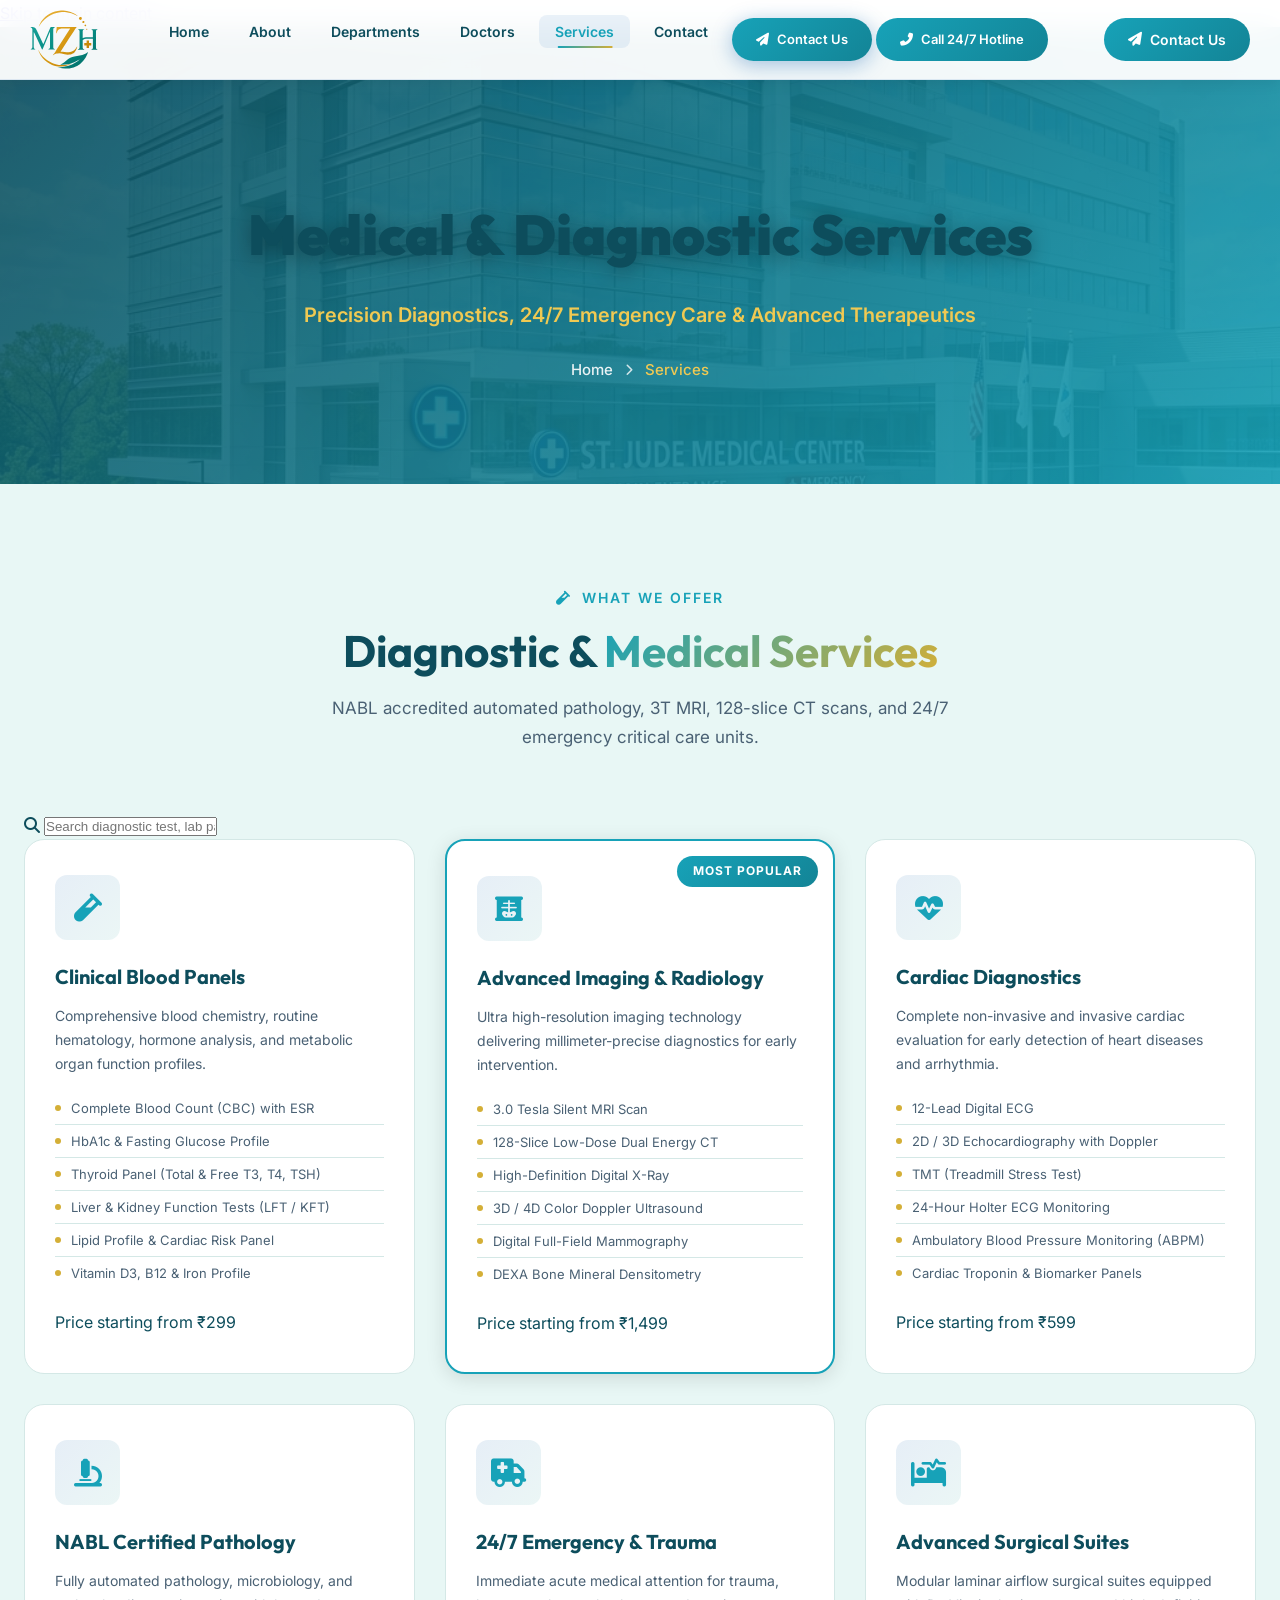
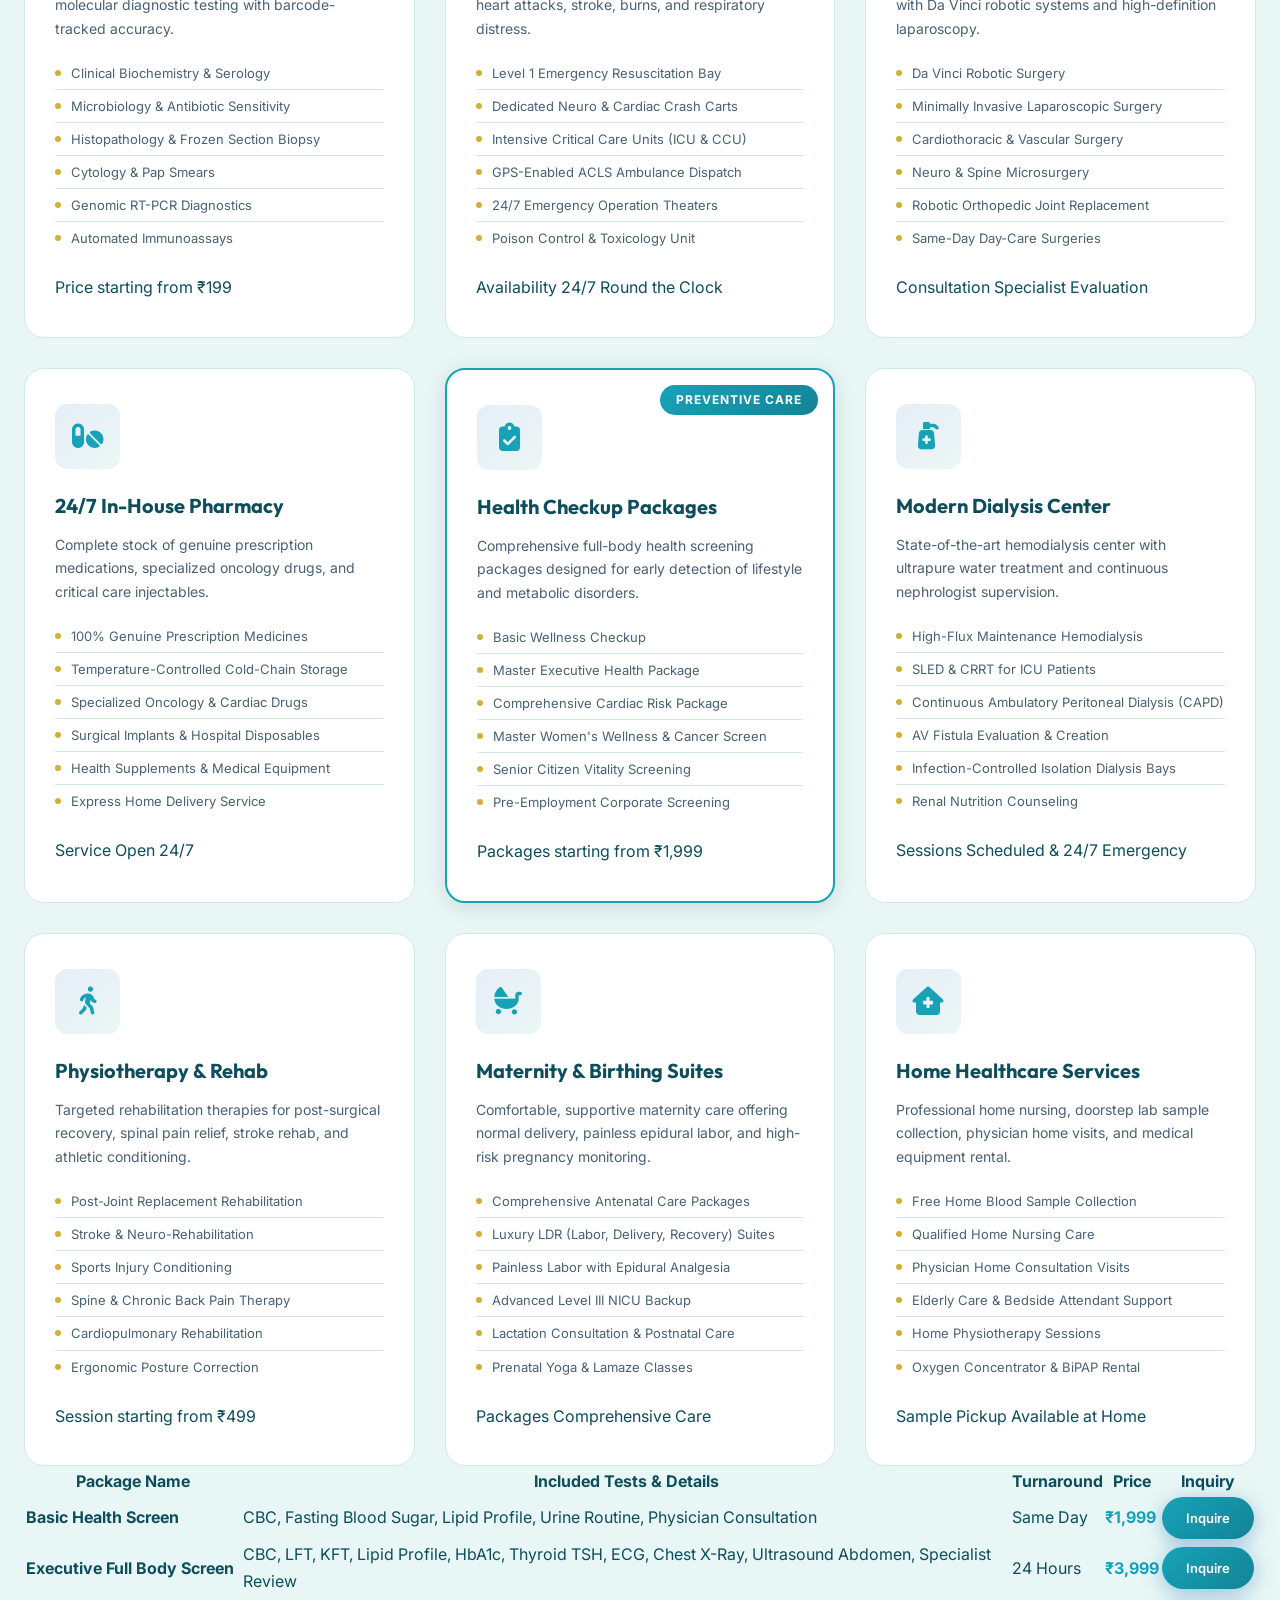
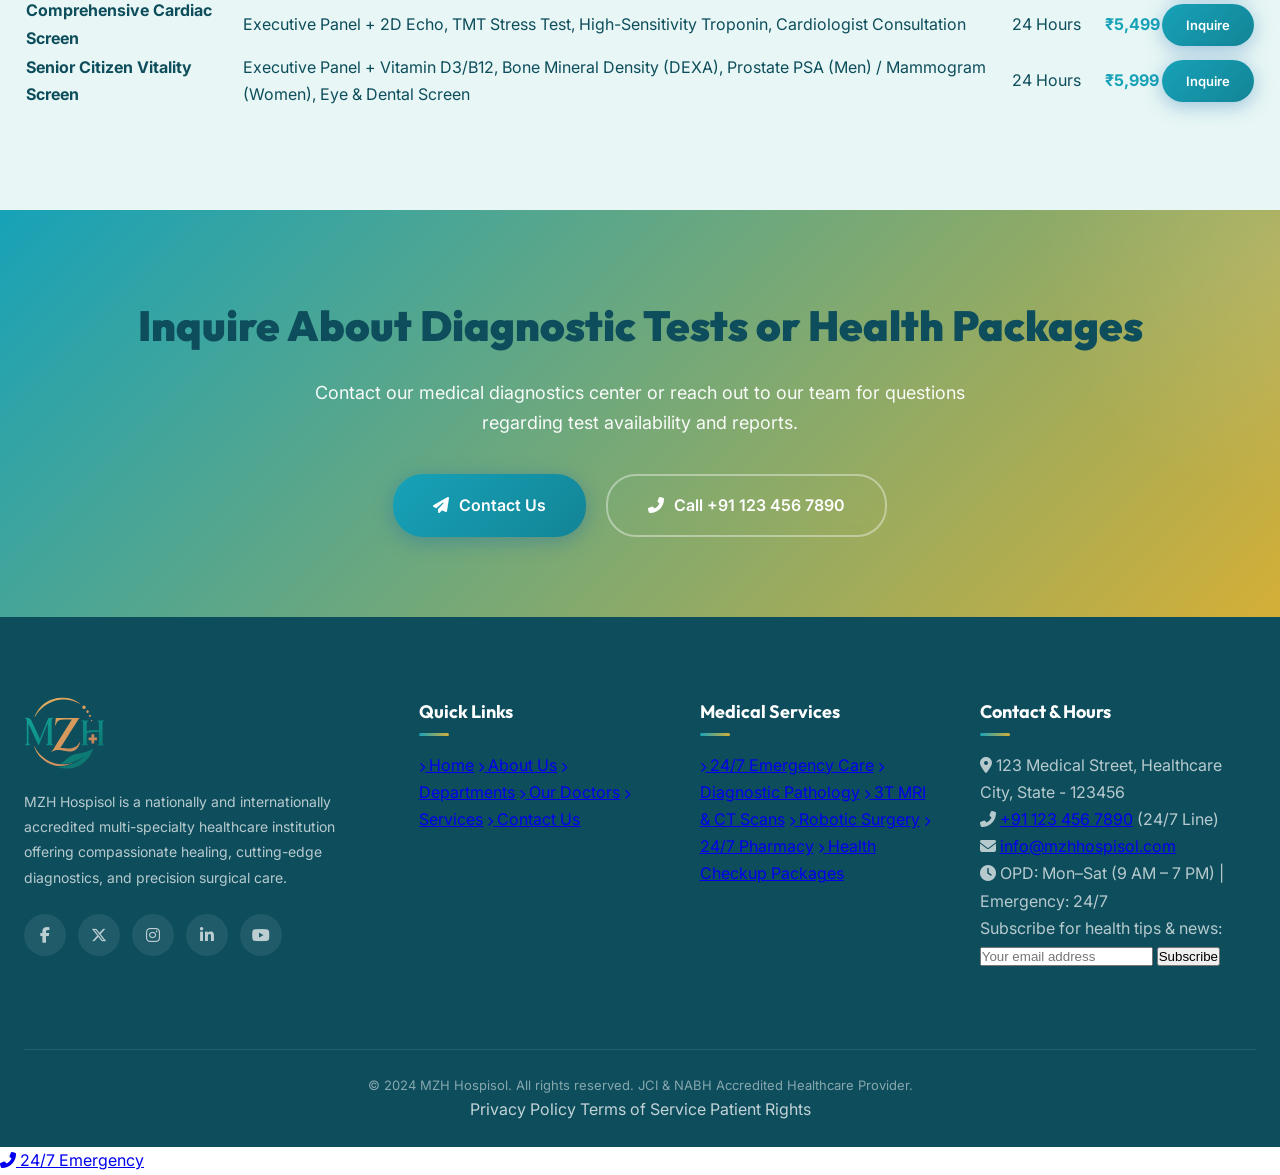
<file: services.html>
<!DOCTYPE html>
<html lang="en">

<head>
    <meta charset="UTF-8">
    <meta name="viewport" content="width=device-width, initial-scale=1.0">
    <meta name="description"
        content="Comprehensive medical and diagnostic services at MZH Hospisol including 3T MRI, 128-Slice CT, NABL pathology, 24/7 emergency care, and health checkup packages.">
    <title>Our Services | MZH Hospisol - Advanced Diagnostics & Clinical Care</title>
    
    <!-- Preconnect Fonts -->
    <link rel="preconnect" href="https://fonts.googleapis.com">
    <link rel="preconnect" href="https://fonts.gstatic.com" crossorigin>
    <link href="https://fonts.googleapis.com/css2?family=Inter:wght@300;400;500;600;700;800&family=Outfit:wght@400;500;600;700;800;900&display=swap" rel="stylesheet">
    
    <!-- Font Awesome -->
    <link rel="stylesheet" href="https://cdnjs.cloudflare.com/ajax/libs/font-awesome/6.5.1/css/all.min.css">
    
    <!-- Favicon -->
    <link rel="icon" href="logo.svg" type="image/svg+xml">
    
    <!-- Stylesheet -->
    <link rel="stylesheet" href="styles.css">
</head>

<body>
    <!-- Skip to Content Link -->
    <a href="#main-content" class="skip-link">Skip to main content</a>

    <!-- Scroll Progress Bar -->
    <div class="scroll-progress" id="scrollProgress"></div>

    <!-- Navigation -->
    <nav class="navbar" id="navbar">
        <div class="nav-container">
            <a href="index.html" class="nav-logo" aria-label="MZH Hospisol Home">
                <img src="logo.svg" alt="MZH Hospisol Logo" width="200" height="64">
            </a>
            
            <ul class="nav-links" id="navLinks">
                <li><a href="index.html" class="nav-link">Home</a></li>
                <li><a href="about.html" class="nav-link">About</a></li>
                <li><a href="departments.html" class="nav-link">Departments</a></li>
                <li><a href="doctors.html" class="nav-link">Doctors</a></li>
                <li><a href="services.html" class="nav-link active">Services</a></li>
                <li><a href="contact.html" class="nav-link">Contact</a></li>
                
                <li class="nav-mobile-footer">
                    <a href="contact.html" class="btn btn-primary btn-sm">
                        <i class="fas fa-paper-plane"></i> Contact Us
                    </a>
                    <a href="tel:+911234567890" class="btn btn-emergency btn-sm">
                        <i class="fas fa-phone-alt"></i> Call 24/7 Hotline
                    </a>
                </li>
            </ul>

            <div class="nav-actions">
                <a href="contact.html" class="nav-cta">
                    <i class="fas fa-paper-plane"></i> Contact Us
                </a>
                <button class="hamburger" id="hamburger" aria-label="Open navigation menu">
                    <span></span>
                    <span></span>
                    <span></span>
                </button>
            </div>
        </div>
    </nav>

    <!-- Main Content -->
    <main id="main-content">
        <!-- Page Header Banner -->
        <section class="page-header">
            <div class="page-header-overlay"></div>
            <div class="container">
                <h1 class="page-title">Medical & Diagnostic Services</h1>
                <p class="page-subtitle">Precision Diagnostics, 24/7 Emergency Care & Advanced Therapeutics</p>
                <nav class="breadcrumb" aria-label="Breadcrumb">
                    <a href="index.html">Home</a>
                    <i class="fas fa-chevron-right"></i>
                    <span>Services</span>
                </nav>
            </div>
        </section>

        <!-- Services Section with Instant Search -->
        <section class="section services">
            <div class="container">
                <div class="section-header reveal">
                    <div class="section-label"><i class="fas fa-vial"></i> What We Offer</div>
                    <h2 class="section-title">Diagnostic & <span class="gradient-text">Medical Services</span></h2>
                    <p class="section-subtitle">NABL accredited automated pathology, 3T MRI, 128-slice CT scans, and 24/7 emergency critical care units.</p>
                </div>

                <!-- Instant Search Bar -->
                <div class="filter-search-bar reveal">
                    <i class="fas fa-search filter-search-icon"></i>
                    <input type="text" id="serviceSearch" class="filter-search-input" placeholder="Search diagnostic test, lab panel, or medical service (e.g. MRI, Blood Test, Dialysis, Checkup)...">
                </div>

                <div class="services-grid">
                    <!-- 1. Blood Tests -->
                    <div class="service-card reveal">
                        <div class="service-icon"><i class="fas fa-vial"></i></div>
                        <h3>Clinical Blood Panels</h3>
                        <p>Comprehensive blood chemistry, routine hematology, hormone analysis, and metabolic organ function profiles.</p>
                        <ul class="service-tests">
                            <li>Complete Blood Count (CBC) with ESR</li>
                            <li>HbA1c & Fasting Glucose Profile</li>
                            <li>Thyroid Panel (Total & Free T3, T4, TSH)</li>
                            <li>Liver & Kidney Function Tests (LFT / KFT)</li>
                            <li>Lipid Profile & Cardiac Risk Panel</li>
                            <li>Vitamin D3, B12 & Iron Profile</li>
                        </ul>
                        <div class="service-price-box">
                            <span class="service-price-label">Price starting from</span>
                            <span class="service-price-val">₹299</span>
                        </div>
                    </div>

                    <!-- 2. Imaging & Radiology (Featured) -->
                    <div class="service-card featured reveal">
                        <span class="featured-badge">Most Popular</span>
                        <div class="service-icon"><i class="fas fa-x-ray"></i></div>
                        <h3>Advanced Imaging & Radiology</h3>
                        <p>Ultra high-resolution imaging technology delivering millimeter-precise diagnostics for early intervention.</p>
                        <ul class="service-tests">
                            <li>3.0 Tesla Silent MRI Scan</li>
                            <li>128-Slice Low-Dose Dual Energy CT</li>
                            <li>High-Definition Digital X-Ray</li>
                            <li>3D / 4D Color Doppler Ultrasound</li>
                            <li>Digital Full-Field Mammography</li>
                            <li>DEXA Bone Mineral Densitometry</li>
                        </ul>
                        <div class="service-price-box">
                            <span class="service-price-label">Price starting from</span>
                            <span class="service-price-val">₹1,499</span>
                        </div>
                    </div>

                    <!-- 3. Cardiac Tests -->
                    <div class="service-card reveal">
                        <div class="service-icon"><i class="fas fa-heartbeat"></i></div>
                        <h3>Cardiac Diagnostics</h3>
                        <p>Complete non-invasive and invasive cardiac evaluation for early detection of heart diseases and arrhythmia.</p>
                        <ul class="service-tests">
                            <li>12-Lead Digital ECG</li>
                            <li>2D / 3D Echocardiography with Doppler</li>
                            <li>TMT (Treadmill Stress Test)</li>
                            <li>24-Hour Holter ECG Monitoring</li>
                            <li>Ambulatory Blood Pressure Monitoring (ABPM)</li>
                            <li>Cardiac Troponin & Biomarker Panels</li>
                        </ul>
                        <div class="service-price-box">
                            <span class="service-price-label">Price starting from</span>
                            <span class="service-price-val">₹599</span>
                        </div>
                    </div>

                    <!-- 4. Pathology Lab -->
                    <div class="service-card reveal">
                        <div class="service-icon"><i class="fas fa-microscope"></i></div>
                        <h3>NABL Certified Pathology</h3>
                        <p>Fully automated pathology, microbiology, and molecular diagnostic testing with barcode-tracked accuracy.</p>
                        <ul class="service-tests">
                            <li>Clinical Biochemistry & Serology</li>
                            <li>Microbiology & Antibiotic Sensitivity</li>
                            <li>Histopathology & Frozen Section Biopsy</li>
                            <li>Cytology & Pap Smears</li>
                            <li>Genomic RT-PCR Diagnostics</li>
                            <li>Automated Immunoassays</li>
                        </ul>
                        <div class="service-price-box">
                            <span class="service-price-label">Price starting from</span>
                            <span class="service-price-val">₹199</span>
                        </div>
                    </div>

                    <!-- 5. 24/7 Emergency Care -->
                    <div class="service-card reveal">
                        <div class="service-icon"><i class="fas fa-ambulance"></i></div>
                        <h3>24/7 Emergency & Trauma</h3>
                        <p>Immediate acute medical attention for trauma, heart attacks, stroke, burns, and respiratory distress.</p>
                        <ul class="service-tests">
                            <li>Level 1 Emergency Resuscitation Bay</li>
                            <li>Dedicated Neuro & Cardiac Crash Carts</li>
                            <li>Intensive Critical Care Units (ICU & CCU)</li>
                            <li>GPS-Enabled ACLS Ambulance Dispatch</li>
                            <li>24/7 Emergency Operation Theaters</li>
                            <li>Poison Control & Toxicology Unit</li>
                        </ul>
                        <div class="service-price-box">
                            <span class="service-price-label">Availability</span>
                            <span class="service-price-val" style="color:var(--danger);">24/7 Round the Clock</span>
                        </div>
                    </div>

                    <!-- 6. Surgical Services -->
                    <div class="service-card reveal">
                        <div class="service-icon"><i class="fas fa-procedures"></i></div>
                        <h3>Advanced Surgical Suites</h3>
                        <p>Modular laminar airflow surgical suites equipped with Da Vinci robotic systems and high-definition laparoscopy.</p>
                        <ul class="service-tests">
                            <li>Da Vinci Robotic Surgery</li>
                            <li>Minimally Invasive Laparoscopic Surgery</li>
                            <li>Cardiothoracic & Vascular Surgery</li>
                            <li>Neuro & Spine Microsurgery</li>
                            <li>Robotic Orthopedic Joint Replacement</li>
                            <li>Same-Day Day-Care Surgeries</li>
                        </ul>
                        <div class="service-price-box">
                            <span class="service-price-label">Consultation</span>
                            <span class="service-price-val">Specialist Evaluation</span>
                        </div>
                    </div>

                    <!-- 7. Pharmacy -->
                    <div class="service-card reveal">
                        <div class="service-icon"><i class="fas fa-pills"></i></div>
                        <h3>24/7 In-House Pharmacy</h3>
                        <p>Complete stock of genuine prescription medications, specialized oncology drugs, and critical care injectables.</p>
                        <ul class="service-tests">
                            <li>100% Genuine Prescription Medicines</li>
                            <li>Temperature-Controlled Cold-Chain Storage</li>
                            <li>Specialized Oncology & Cardiac Drugs</li>
                            <li>Surgical Implants & Hospital Disposables</li>
                            <li>Health Supplements & Medical Equipment</li>
                            <li>Express Home Delivery Service</li>
                        </ul>
                        <div class="service-price-box">
                            <span class="service-price-label">Service</span>
                            <span class="service-price-val">Open 24/7</span>
                        </div>
                    </div>

                    <!-- 8. Health Checkup Packages -->
                    <div class="service-card featured reveal">
                        <span class="featured-badge">Preventive Care</span>
                        <div class="service-icon"><i class="fas fa-clipboard-check"></i></div>
                        <h3>Health Checkup Packages</h3>
                        <p>Comprehensive full-body health screening packages designed for early detection of lifestyle and metabolic disorders.</p>
                        <ul class="service-tests">
                            <li>Basic Wellness Checkup</li>
                            <li>Master Executive Health Package</li>
                            <li>Comprehensive Cardiac Risk Package</li>
                            <li>Master Women's Wellness & Cancer Screen</li>
                            <li>Senior Citizen Vitality Screening</li>
                            <li>Pre-Employment Corporate Screening</li>
                        </ul>
                        <div class="service-price-box">
                            <span class="service-price-label">Packages starting from</span>
                            <span class="service-price-val">₹1,999</span>
                        </div>
                    </div>

                    <!-- 9. Dialysis Center -->
                    <div class="service-card reveal">
                        <div class="service-icon"><i class="fas fa-pump-medical"></i></div>
                        <h3>Modern Dialysis Center</h3>
                        <p>State-of-the-art hemodialysis center with ultrapure water treatment and continuous nephrologist supervision.</p>
                        <ul class="service-tests">
                            <li>High-Flux Maintenance Hemodialysis</li>
                            <li>SLED & CRRT for ICU Patients</li>
                            <li>Continuous Ambulatory Peritoneal Dialysis (CAPD)</li>
                            <li>AV Fistula Evaluation & Creation</li>
                            <li>Infection-Controlled Isolation Dialysis Bays</li>
                            <li>Renal Nutrition Counseling</li>
                        </ul>
                        <div class="service-price-box">
                            <span class="service-price-label">Sessions</span>
                            <span class="service-price-val">Scheduled & 24/7 Emergency</span>
                        </div>
                    </div>

                    <!-- 10. Physiotherapy -->
                    <div class="service-card reveal">
                        <div class="service-icon"><i class="fas fa-walking"></i></div>
                        <h3>Physiotherapy & Rehab</h3>
                        <p>Targeted rehabilitation therapies for post-surgical recovery, spinal pain relief, stroke rehab, and athletic conditioning.</p>
                        <ul class="service-tests">
                            <li>Post-Joint Replacement Rehabilitation</li>
                            <li>Stroke & Neuro-Rehabilitation</li>
                            <li>Sports Injury Conditioning</li>
                            <li>Spine & Chronic Back Pain Therapy</li>
                            <li>Cardiopulmonary Rehabilitation</li>
                            <li>Ergonomic Posture Correction</li>
                        </ul>
                        <div class="service-price-box">
                            <span class="service-price-label">Session starting from</span>
                            <span class="service-price-val">₹499</span>
                        </div>
                    </div>

                    <!-- 11. Maternity Services -->
                    <div class="service-card reveal">
                        <div class="service-icon"><i class="fas fa-baby-carriage"></i></div>
                        <h3>Maternity & Birthing Suites</h3>
                        <p>Comfortable, supportive maternity care offering normal delivery, painless epidural labor, and high-risk pregnancy monitoring.</p>
                        <ul class="service-tests">
                            <li>Comprehensive Antenatal Care Packages</li>
                            <li>Luxury LDR (Labor, Delivery, Recovery) Suites</li>
                            <li>Painless Labor with Epidural Analgesia</li>
                            <li>Advanced Level III NICU Backup</li>
                            <li>Lactation Consultation & Postnatal Care</li>
                            <li>Prenatal Yoga & Lamaze Classes</li>
                        </ul>
                        <div class="service-price-box">
                            <span class="service-price-label">Packages</span>
                            <span class="service-price-val">Comprehensive Care</span>
                        </div>
                    </div>

                    <!-- 12. Home Healthcare -->
                    <div class="service-card reveal">
                        <div class="service-icon"><i class="fas fa-house-medical"></i></div>
                        <h3>Home Healthcare Services</h3>
                        <p>Professional home nursing, doorstep lab sample collection, physician home visits, and medical equipment rental.</p>
                        <ul class="service-tests">
                            <li>Free Home Blood Sample Collection</li>
                            <li>Qualified Home Nursing Care</li>
                            <li>Physician Home Consultation Visits</li>
                            <li>Elderly Care & Bedside Attendant Support</li>
                            <li>Home Physiotherapy Sessions</li>
                            <li>Oxygen Concentrator & BiPAP Rental</li>
                        </ul>
                        <div class="service-price-box">
                            <span class="service-price-label">Sample Pickup</span>
                            <span class="service-price-val" style="color:var(--success);">Available at Home</span>
                        </div>
                    </div>
                </div>

                <!-- Preventive Health Package Comparison Table -->
                <div class="package-table-wrapper reveal">
                    <table class="package-table" aria-label="Health Checkup Packages Comparison">
                        <thead>
                            <tr>
                                <th>Package Name</th>
                                <th>Included Tests & Details</th>
                                <th>Turnaround</th>
                                <th>Price</th>
                                <th>Inquiry</th>
                            </tr>
                        </thead>
                        <tbody>
                            <tr>
                                <td><strong>Basic Health Screen</strong></td>
                                <td>CBC, Fasting Blood Sugar, Lipid Profile, Urine Routine, Physician Consultation</td>
                                <td>Same Day</td>
                                <td><strong style="color:var(--primary);">₹1,999</strong></td>
                                <td><a href="contact.html" class="btn btn-primary btn-sm">Inquire</a></td>
                            </tr>
                            <tr>
                                <td><strong>Executive Full Body Screen</strong></td>
                                <td>CBC, LFT, KFT, Lipid Profile, HbA1c, Thyroid TSH, ECG, Chest X-Ray, Ultrasound Abdomen, Specialist Review</td>
                                <td>24 Hours</td>
                                <td><strong style="color:var(--primary);">₹3,999</strong></td>
                                <td><a href="contact.html" class="btn btn-primary btn-sm">Inquire</a></td>
                            </tr>
                            <tr>
                                <td><strong>Comprehensive Cardiac Screen</strong></td>
                                <td>Executive Panel + 2D Echo, TMT Stress Test, High-Sensitivity Troponin, Cardiologist Consultation</td>
                                <td>24 Hours</td>
                                <td><strong style="color:var(--primary);">₹5,499</strong></td>
                                <td><a href="contact.html" class="btn btn-primary btn-sm">Inquire</a></td>
                            </tr>
                            <tr>
                                <td><strong>Senior Citizen Vitality Screen</strong></td>
                                <td>Executive Panel + Vitamin D3/B12, Bone Mineral Density (DEXA), Prostate PSA (Men) / Mammogram (Women), Eye & Dental Screen</td>
                                <td>24 Hours</td>
                                <td><strong style="color:var(--primary);">₹5,999</strong></td>
                                <td><a href="contact.html" class="btn btn-primary btn-sm">Inquire</a></td>
                            </tr>
                        </tbody>
                    </table>
                </div>
            </div>
        </section>

        <!-- CTA Section -->
        <section class="cta-section">
            <div class="container">
                <div class="cta-content reveal">
                    <h2>Inquire About Diagnostic Tests or Health Packages</h2>
                    <p>Contact our medical diagnostics center or reach out to our team for questions regarding test availability and reports.</p>
                    <div class="cta-buttons">
                        <a href="contact.html" class="btn btn-primary btn-lg">
                            <i class="fas fa-paper-plane"></i> Contact Us
                        </a>
                        <a href="tel:+911234567890" class="btn btn-outline btn-lg">
                            <i class="fas fa-phone-alt"></i> Call +91 123 456 7890
                        </a>
                    </div>
                </div>
            </div>
        </section>
    </main>

    <!-- Footer -->
    <footer class="footer">
        <div class="container">
            <div class="footer-grid">
                <div class="footer-col">
                    <div class="footer-logo">
                        <img src="logo.svg" alt="MZH Hospisol" width="220" height="72">
                    </div>
                    <p class="footer-desc">
                        MZH Hospisol is a nationally and internationally accredited multi-specialty healthcare institution offering compassionate healing, cutting-edge diagnostics, and precision surgical care.
                    </p>
                    <div class="footer-socials">
                        <a href="#" aria-label="Facebook"><i class="fab fa-facebook-f"></i></a>
                        <a href="#" aria-label="Twitter / X"><i class="fab fa-x-twitter"></i></a>
                        <a href="#" aria-label="Instagram"><i class="fab fa-instagram"></i></a>
                        <a href="#" aria-label="LinkedIn"><i class="fab fa-linkedin-in"></i></a>
                        <a href="#" aria-label="YouTube"><i class="fab fa-youtube"></i></a>
                    </div>
                </div>

                <div class="footer-col">
                    <h4>Quick Links</h4>
                    <div class="footer-links-list">
                        <a href="index.html"><i class="fas fa-chevron-right" style="font-size:10px;"></i> Home</a>
                        <a href="about.html"><i class="fas fa-chevron-right" style="font-size:10px;"></i> About Us</a>
                        <a href="departments.html"><i class="fas fa-chevron-right" style="font-size:10px;"></i> Departments</a>
                        <a href="doctors.html"><i class="fas fa-chevron-right" style="font-size:10px;"></i> Our Doctors</a>
                        <a href="services.html"><i class="fas fa-chevron-right" style="font-size:10px;"></i> Services</a>
                        <a href="contact.html"><i class="fas fa-chevron-right" style="font-size:10px;"></i> Contact Us</a>
                    </div>
                </div>

                <div class="footer-col">
                    <h4>Medical Services</h4>
                    <div class="footer-links-list">
                        <a href="services.html"><i class="fas fa-chevron-right" style="font-size:10px;"></i> 24/7 Emergency Care</a>
                        <a href="services.html"><i class="fas fa-chevron-right" style="font-size:10px;"></i> Diagnostic Pathology</a>
                        <a href="services.html"><i class="fas fa-chevron-right" style="font-size:10px;"></i> 3T MRI & CT Scans</a>
                        <a href="services.html"><i class="fas fa-chevron-right" style="font-size:10px;"></i> Robotic Surgery</a>
                        <a href="services.html"><i class="fas fa-chevron-right" style="font-size:10px;"></i> 24/7 Pharmacy</a>
                        <a href="services.html"><i class="fas fa-chevron-right" style="font-size:10px;"></i> Health Checkup Packages</a>
                    </div>
                </div>

                <div class="footer-col">
                    <h4>Contact & Hours</h4>
                    <div class="footer-contact-list">
                        <div class="footer-contact-item">
                            <i class="fas fa-map-marker-alt"></i>
                            <span>123 Medical Street, Healthcare City, State - 123456</span>
                        </div>
                        <div class="footer-contact-item">
                            <i class="fas fa-phone-alt"></i>
                            <span><a href="tel:+911234567890">+91 123 456 7890</a> (24/7 Line)</span>
                        </div>
                        <div class="footer-contact-item">
                            <i class="fas fa-envelope"></i>
                            <span><a href="mailto:info@mzhhospisol.com">info@mzhhospisol.com</a></span>
                        </div>
                        <div class="footer-contact-item">
                            <i class="fas fa-clock"></i>
                            <span>OPD: Mon–Sat (9 AM – 7 PM) | Emergency: 24/7</span>
                        </div>
                    </div>

                    <div class="newsletter-box">
                        <p>Subscribe for health tips & news:</p>
                        <form class="newsletter-form">
                            <input type="email" class="newsletter-input" placeholder="Your email address" required>
                            <button type="submit" class="newsletter-btn">Subscribe</button>
                        </form>
                    </div>
                </div>
            </div>

            <div class="footer-bottom">
                <p>&copy; 2024 MZH Hospisol. All rights reserved. JCI & NABH Accredited Healthcare Provider.</p>
                <div class="footer-bottom-links">
                    <a href="#">Privacy Policy</a>
                    <a href="#">Terms of Service</a>
                    <a href="#">Patient Rights</a>
                </div>
            </div>
        </div>
    </footer>

    <!-- Toast Notification Container -->
    <div class="toast-container" id="toastContainer"></div>

    <!-- Back to Top Button -->
    <button class="back-to-top" id="backToTop" aria-label="Back to top">
        <i class="fas fa-chevron-up"></i>
    </button>

    <!-- Mobile Emergency Floating Trigger -->
    <a href="tel:+911234567890" class="floating-emergency" aria-label="Call Emergency Hotline">
        <i class="fas fa-phone-alt"></i> <span>24/7 Emergency</span>
    </a>

    <!-- Interactive Script -->
    <script src="script.js"></script>
</body>

</html>
</file>
<file: css/styles.css>
/* ==========================================================================
   MZH Hospisol - Master Design System & Stylesheet
   Modern, Accessible, High-Performance Healthcare UI/UX
   ========================================================================== */

/* Google Fonts Import */
@import url('https://fonts.googleapis.com/css2?family=Inter:wght@300;400;500;600;700;800&family=Outfit:wght@400;500;600;700;800;900&display=swap');

/* ==========================================================================
   1. CSS Custom Properties / Design Tokens
   ========================================================================== */
:root {
    /* Brand Colors */
    --primary: #0E7490;          /* Deep Medical Teal */
    --primary-light: #06B6D4;    /* Vibrant Cyan / Light Teal */
    --primary-dark: #083344;     /* Deep Slate Cyan */
    --primary-subtle: #ECFEFF;   /* Ultra soft cyan tint */

    --accent: #14B8A6;           /* Mint Teal */
    --accent-light: #2DD4BF;
    --accent-dark: #0F766E;

    --secondary: #D97706;        /* Warm Healthcare Gold/Amber */
    --secondary-light: #F59E0B;  /* Golden Glow */
    --secondary-dark: #B45309;
    --secondary-subtle: #FFFBEB; /* Soft Gold Tint */

    --danger: #EF4444;           /* Emergency Red */
    --danger-dark: #DC2626;
    --danger-subtle: #FEF2F2;

    --success: #10B981;          /* Medical Green */
    --success-dark: #059669;
    --success-subtle: #ECFDF5;

    /* Neutrals & Surfaces */
    --navy-950: #020617;
    --navy-900: #0F172A;
    --navy-800: #1E293B;
    --navy-700: #334155;
    --slate-600: #475569;
    --slate-500: #64748B;
    --slate-400: #94A3B8;
    --slate-300: #CBD5E1;
    --slate-200: #E2E8F0;
    --slate-100: #F1F5F9;
    --slate-50: #F8FAFC;
    --white: #FFFFFF;

    /* Semantic Aliases */
    --bg-page: #F8FAFC;
    --bg-surface: #FFFFFF;
    --bg-surface-alt: #F1F5F9;
    --text-primary: #0F172A;
    --text-secondary: #475569;
    --text-muted: #64748B;
    --text-inverse: #FFFFFF;
    --border-color: #E2E8F0;
    --border-light: #F1F5F9;
    --border-focus: #06B6D4;

    /* Typography */
    --font-heading: 'Outfit', -apple-system, BlinkMacSystemFont, 'Segoe UI', Roboto, sans-serif;
    --font-body: 'Inter', -apple-system, BlinkMacSystemFont, 'Segoe UI', Roboto, sans-serif;

    /* Shadows */
    --shadow-xs: 0 1px 2px rgba(15, 23, 42, 0.05);
    --shadow-sm: 0 2px 8px rgba(15, 23, 42, 0.06);
    --shadow-md: 0 6px 16px rgba(15, 23, 42, 0.08);
    --shadow-lg: 0 12px 30px rgba(15, 23, 42, 0.12);
    --shadow-xl: 0 20px 45px rgba(15, 23, 42, 0.16);
    --shadow-teal: 0 8px 25px rgba(14, 116, 144, 0.25);
    --shadow-gold: 0 8px 25px rgba(217, 119, 6, 0.25);
    --shadow-red: 0 8px 25px rgba(239, 68, 68, 0.3);

    /* Radii */
    --radius-xs: 6px;
    --radius-sm: 8px;
    --radius-md: 12px;
    --radius-lg: 18px;
    --radius-xl: 24px;
    --radius-2xl: 32px;
    --radius-full: 9999px;

    /* Layout & Sizing */
    --navbar-height: 80px;
    --navbar-height-scrolled: 68px;
    --container-max: 1280px;

    /* Transitions */
    --ease-fast: 0.15s cubic-bezier(0.4, 0, 0.2, 1);
    --ease-normal: 0.25s cubic-bezier(0.4, 0, 0.2, 1);
    --ease-smooth: 0.4s cubic-bezier(0.16, 1, 0.3, 1);
    --ease-bounce: 0.5s cubic-bezier(0.34, 1.56, 0.64, 1);
}

/* ==========================================================================
   2. Reset & Base Styles
   ========================================================================= */
*, *::before, *::after {
    box-sizing: border-box;
    margin: 0;
    padding: 0;
    -webkit-font-smoothing: antialiased;
    -moz-osx-font-smoothing: grayscale;
}

html {
    scroll-behavior: smooth;
    scroll-padding-top: calc(var(--navbar-height) + 16px);
    font-size: 16px;
}

body {
    font-family: var(--font-body);
    color: var(--text-primary);
    background-color: var(--bg-page);
    line-height: 1.65;
    overflow-x: hidden;
    min-height: 100vh;
    display: flex;
    flex-direction: column;
}

body.drawer-open {
    overflow: hidden;
    touch-action: none;
}

main {
    flex: 1 0 auto;
}

img, svg, picture, video, iframe {
    display: block;
    max-width: 100%;
    height: auto;
}

a {
    color: inherit;
    text-decoration: none;
    transition: color var(--ease-fast), transform var(--ease-fast);
}

button, input, select, textarea {
    font: inherit;
    color: inherit;
}

button {
    cursor: pointer;
    border: none;
    background: transparent;
}

ul, ol {
    list-style: none;
}

/* Selection */
::selection {
    background-color: var(--primary-light);
    color: var(--white);
}

/* Scrollbars */
::-webkit-scrollbar {
    width: 10px;
    height: 10px;
}
::-webkit-scrollbar-track {
    background: var(--slate-100);
}
::-webkit-scrollbar-thumb {
    background: linear-gradient(180deg, var(--primary), var(--secondary));
    border-radius: var(--radius-full);
    border: 2px solid var(--slate-100);
}
::-webkit-scrollbar-thumb:hover {
    background: linear-gradient(180deg, var(--primary-light), var(--secondary-light));
}

/* Focus Visible */
:focus-visible {
    outline: 3px solid var(--primary-light);
    outline-offset: 3px;
    border-radius: var(--radius-xs);
}

/* Skip link for accessibility */
.skip-link {
    position: absolute;
    top: -100px;
    left: 20px;
    background: var(--primary-dark);
    color: var(--white);
    padding: 12px 24px;
    border-radius: var(--radius-sm);
    font-weight: 600;
    z-index: 100000;
    transition: top var(--ease-normal);
}
.skip-link:focus {
    top: 20px;
}

/* Scroll Progress Bar */
.scroll-progress {
    position: fixed;
    top: 0;
    left: 0;
    height: 3.5px;
    background: linear-gradient(90deg, var(--primary-light), var(--accent), var(--secondary));
    z-index: 100001;
    width: 0%;
    transition: width 0.1s linear;
}

/* ==========================================================================
   3. Container & Layout Utilities
   ========================================================================== */
.container {
    width: 100%;
    max-width: var(--container-max);
    margin-left: auto;
    margin-right: auto;
    padding-left: 24px;
    padding-right: 24px;
}

@media (max-width: 640px) {
    .container {
        padding-left: 18px;
        padding-right: 18px;
    }
}

.section {
    padding: 90px 0;
    position: relative;
}

@media (max-width: 768px) {
    .section {
        padding: 60px 0;
    }
}

.section-header {
    text-align: center;
    max-width: 760px;
    margin: 0 auto 50px;
}

.section-header.text-left {
    text-align: left;
    margin-left: 0;
}

.section-label {
    display: inline-flex;
    align-items: center;
    gap: 8px;
    font-size: 13px;
    font-weight: 700;
    text-transform: uppercase;
    letter-spacing: 1.8px;
    color: var(--primary);
    margin-bottom: 12px;
    background: var(--primary-subtle);
    padding: 6px 14px;
    border-radius: var(--radius-full);
    border: 1px solid rgba(14, 116, 144, 0.15);
}

.section-label i {
    font-size: 12px;
    color: var(--secondary);
}

.section-title {
    font-family: var(--font-heading);
    font-size: clamp(28px, 4vw, 42px);
    font-weight: 800;
    color: var(--navy-900);
    line-height: 1.22;
    margin-bottom: 16px;
    letter-spacing: -0.5px;
}

.section-subtitle {
    font-size: 17px;
    color: var(--slate-600);
    line-height: 1.65;
}

.gradient-text {
    background: linear-gradient(135deg, var(--primary) 0%, var(--primary-light) 50%, var(--secondary) 100%);
    -webkit-background-clip: text;
    -webkit-text-fill-color: transparent;
    background-clip: text;
}

/* ==========================================================================
   4. Buttons & UI Components
   ========================================================================== */
.btn {
    display: inline-flex;
    align-items: center;
    justify-content: center;
    gap: 10px;
    padding: 13px 28px;
    border-radius: var(--radius-full);
    font-family: var(--font-body);
    font-size: 15px;
    font-weight: 600;
    line-height: 1;
    text-decoration: none;
    cursor: pointer;
    transition: all var(--ease-normal);
    position: relative;
    overflow: hidden;
    white-space: nowrap;
    border: 2px solid transparent;
}

.btn i {
    font-size: 15px;
    transition: transform var(--ease-fast);
}

.btn:hover i {
    transform: translateX(2px);
}

.btn-primary {
    background: linear-gradient(135deg, var(--primary), var(--primary-light));
    color: var(--white);
    box-shadow: var(--shadow-teal);
}
.btn-primary:hover {
    transform: translateY(-2px);
    box-shadow: 0 12px 30px rgba(14, 116, 144, 0.4);
    background: linear-gradient(135deg, var(--primary-light), var(--primary));
    color: var(--white);
}

.btn-secondary {
    background: linear-gradient(135deg, var(--secondary), var(--secondary-light));
    color: var(--white);
    box-shadow: var(--shadow-gold);
}
.btn-secondary:hover {
    transform: translateY(-2px);
    box-shadow: 0 12px 30px rgba(217, 119, 6, 0.4);
    color: var(--white);
}

.btn-outline {
    background: rgba(255, 255, 255, 0.12);
    color: var(--white);
    border: 2px solid rgba(255, 255, 255, 0.5);
    backdrop-filter: blur(10px);
}
.btn-outline:hover {
    background: var(--white);
    color: var(--primary-dark);
    border-color: var(--white);
    transform: translateY(-2px);
    box-shadow: var(--shadow-md);
}

.btn-outline-dark {
    background: transparent;
    color: var(--primary);
    border: 2px solid var(--primary);
}
.btn-outline-dark:hover {
    background: var(--primary);
    color: var(--white);
    transform: translateY(-2px);
    box-shadow: var(--shadow-teal);
}

.btn-danger, .btn-emergency {
    background: linear-gradient(135deg, var(--danger), var(--danger-dark));
    color: var(--white);
    box-shadow: var(--shadow-red);
}
.btn-danger:hover, .btn-emergency:hover {
    background: linear-gradient(135deg, var(--danger-dark), #991b1b);
    transform: translateY(-2px);
    box-shadow: 0 12px 30px rgba(239, 68, 68, 0.5);
    color: var(--white);
}

.btn-sm {
    padding: 9px 18px;
    font-size: 13.5px;
    gap: 6px;
}

.btn-lg {
    padding: 16px 36px;
    font-size: 16px;
    font-weight: 700;
}

.btn-block {
    width: 100%;
}

/* ==========================================================================
   5. Header & Navigation (Desktop & Mobile Drawer)
   ========================================================================== */
.navbar {
    position: fixed;
    top: 0;
    left: 0;
    width: 100%;
    height: var(--navbar-height);
    z-index: 1000;
    background: rgba(255, 255, 255, 0.95);
    backdrop-filter: blur(16px);
    -webkit-backdrop-filter: blur(16px);
    border-bottom: 1px solid rgba(226, 232, 240, 0.8);
    transition: height var(--ease-normal), background var(--ease-normal), box-shadow var(--ease-normal);
}

.navbar.scrolled {
    height: var(--navbar-height-scrolled);
    background: rgba(255, 255, 255, 0.98);
    box-shadow: var(--shadow-sm);
}

.nav-container {
    max-width: var(--container-max);
    margin: 0 auto;
    padding: 0 24px;
    height: 100%;
    display: flex;
    align-items: center;
    justify-content: space-between;
    gap: 20px;
}

.nav-logo {
    display: flex;
    align-items: center;
    gap: 12px;
    text-decoration: none;
    flex-shrink: 0;
}

.nav-logo img {
    height: 64px;
    width: auto;
    max-height: 68px;
    object-fit: contain;
    transition: height var(--ease-normal), transform var(--ease-normal);
}

.nav-logo:hover img {
    transform: scale(1.03);
}

.navbar.scrolled .nav-logo img {
    height: 52px;
    max-height: 54px;
}

.nav-links {
    display: flex;
    align-items: center;
    gap: 6px;
}

.nav-link {
    color: var(--navy-800);
    font-size: 14.5px;
    font-weight: 600;
    padding: 8px 16px;
    border-radius: var(--radius-full);
    transition: all var(--ease-fast);
    position: relative;
}

.nav-link:hover {
    color: var(--primary);
    background: var(--primary-subtle);
}

.nav-link.active {
    color: var(--primary);
    background: var(--primary-subtle);
    font-weight: 700;
}

.nav-link.active::after {
    content: '';
    position: absolute;
    bottom: -2px;
    left: 50%;
    transform: translateX(-50%);
    width: 20px;
    height: 3px;
    background: linear-gradient(90deg, var(--primary), var(--secondary));
    border-radius: 2px;
}

.nav-actions {
    display: flex;
    align-items: center;
    gap: 12px;
}

.nav-cta {
    display: inline-flex;
    align-items: center;
    gap: 8px;
    padding: 10px 22px;
    background: linear-gradient(135deg, var(--primary), var(--primary-light));
    color: var(--white);
    border-radius: var(--radius-full);
    font-size: 14px;
    font-weight: 600;
    box-shadow: var(--shadow-teal);
    transition: all var(--ease-normal);
}

.nav-cta:hover {
    transform: translateY(-2px);
    box-shadow: 0 8px 20px rgba(14, 116, 144, 0.35);
    color: var(--white);
}

/* Hamburger button */
.hamburger {
    display: none;
    width: 44px;
    height: 44px;
    padding: 10px;
    flex-direction: column;
    justify-content: space-around;
    border-radius: var(--radius-md);
    background: var(--slate-100);
    border: 1px solid var(--slate-200);
    cursor: pointer;
    z-index: 1100;
    transition: background var(--ease-fast);
}

.hamburger:hover {
    background: var(--slate-200);
}

.hamburger span {
    display: block;
    width: 100%;
    height: 2.5px;
    background-color: var(--navy-900);
    border-radius: 2px;
    transition: transform var(--ease-normal), opacity var(--ease-normal);
}

.hamburger.active span:nth-child(1) {
    transform: translateY(7px) rotate(45deg);
}
.hamburger.active span:nth-child(2) {
    opacity: 0;
}
.hamburger.active span:nth-child(3) {
    transform: translateY(-7px) rotate(-45deg);
}

/* Mobile Drawer Overlay */
.nav-backdrop {
    display: none;
    position: fixed;
    inset: 0;
    background: rgba(15, 23, 42, 0.6);
    backdrop-filter: blur(4px);
    -webkit-backdrop-filter: blur(4px);
    z-index: 1050;
    opacity: 0;
    transition: opacity var(--ease-normal);
}

.nav-backdrop.active {
    display: block;
    opacity: 1;
}

@media (max-width: 960px) {
    .nav-logo img {
        height: 56px;
        max-height: 58px;
    }

    .hamburger {
        display: flex;
    }

    .nav-actions .nav-cta {
        display: none;
    }

    .nav-links {
        position: fixed;
        top: 0;
        right: 0;
        width: min(340px, 85vw);
        height: 100vh;
        height: 100dvh;
        background: var(--white);
        flex-direction: column;
        align-items: stretch;
        padding: 90px 24px 30px;
        gap: 8px;
        box-shadow: -10px 0 35px rgba(15, 23, 42, 0.18);
        transform: translateX(105%);
        transition: transform var(--ease-smooth);
        z-index: 1080;
        overflow-y: auto;
    }

    .nav-links.active {
        transform: translateX(0);
    }

    .nav-link {
        font-size: 16px;
        padding: 14px 18px;
        border-radius: var(--radius-md);
        display: flex;
        align-items: center;
        justify-content: space-between;
        border-bottom: 1px solid var(--slate-100);
    }

    .nav-link.active::after {
        display: none;
    }

    .nav-mobile-footer {
        margin-top: auto;
        padding-top: 24px;
        border-top: 1px solid var(--slate-200);
        display: flex;
        flex-direction: column;
        gap: 12px;
    }

    .nav-mobile-footer .btn {
        width: 100%;
        text-align: center;
    }
}

/* ==========================================================================
   6. Hero Section (index.html)
   ========================================================================== */
.hero {
    position: relative;
    min-height: 100vh;
    min-height: 100dvh;
    padding: calc(var(--navbar-height) + 60px) 0 80px;
    display: flex;
    align-items: center;
    justify-content: center;
    background: linear-gradient(135deg, var(--navy-950) 0%, #0c2838 50%, var(--navy-900) 100%);
    overflow: hidden;
}

.hero-bg-img {
    position: absolute;
    inset: 0;
    width: 100%;
    height: 100%;
    object-fit: cover;
    opacity: 0.18;
    filter: brightness(0.9) saturate(1.2);
}

.hero-overlay {
    position: absolute;
    inset: 0;
    background: radial-gradient(circle at 50% 30%, rgba(14, 116, 144, 0.35) 0%, rgba(2, 6, 23, 0.85) 75%);
    z-index: 1;
}

.hero-particles {
    position: absolute;
    inset: 0;
    width: 100%;
    height: 100%;
    z-index: 2;
    pointer-events: none;
}

.hero-content {
    position: relative;
    z-index: 3;
    text-align: center;
    max-width: 920px;
    margin: 0 auto;
}

.hero-badge {
    display: inline-flex;
    align-items: center;
    gap: 10px;
    padding: 10px 22px;
    background: rgba(255, 255, 255, 0.08);
    border: 1px solid rgba(245, 158, 11, 0.4);
    border-radius: var(--radius-full);
    color: var(--secondary-light);
    font-size: 13.5px;
    font-weight: 700;
    letter-spacing: 1px;
    margin-bottom: 24px;
    backdrop-filter: blur(12px);
    box-shadow: 0 4px 20px rgba(0, 0, 0, 0.25);
}

.hero-badge i {
    color: var(--secondary-light);
    font-size: 14px;
}

.hero-title {
    font-family: var(--font-heading);
    font-size: clamp(34px, 5.8vw, 68px);
    font-weight: 900;
    color: var(--white);
    line-height: 1.12;
    letter-spacing: -1px;
    margin-bottom: 16px;
    text-shadow: 0 4px 30px rgba(0, 0, 0, 0.5);
}

.hero-subtitle {
    font-size: clamp(18px, 2.5vw, 24px);
    color: var(--accent-light);
    font-weight: 600;
    margin-bottom: 18px;
    min-height: 36px;
    display: flex;
    align-items: center;
    justify-content: center;
    gap: 2px;
}

.cursor {
    display: inline-block;
    color: var(--secondary-light);
    font-weight: 400;
    animation: blink 0.9s infinite;
}

@keyframes blink {
    0%, 100% { opacity: 1; }
    50% { opacity: 0; }
}

.hero-description {
    font-size: clamp(15px, 1.8vw, 18px);
    color: rgba(241, 245, 249, 0.9);
    max-width: 720px;
    margin: 0 auto 36px;
    line-height: 1.7;
}

.hero-buttons {
    display: flex;
    gap: 16px;
    justify-content: center;
    flex-wrap: wrap;
    margin-bottom: 48px;
}

.hero-features {
    display: flex;
    justify-content: center;
    gap: 20px;
    flex-wrap: wrap;
}

.hero-feature {
    display: flex;
    align-items: center;
    gap: 10px;
    color: var(--white);
    font-size: 14px;
    font-weight: 600;
    padding: 10px 20px;
    background: rgba(255, 255, 255, 0.08);
    border-radius: var(--radius-full);
    backdrop-filter: blur(10px);
    border: 1px solid rgba(255, 255, 255, 0.15);
    transition: all var(--ease-normal);
}

.hero-feature:hover {
    background: rgba(255, 255, 255, 0.16);
    transform: translateY(-3px);
}

.hero-feature i {
    color: var(--primary-light);
    font-size: 17px;
}

.hero-scroll {
    position: absolute;
    bottom: 24px;
    left: 50%;
    transform: translateX(-50%);
    z-index: 3;
}

.hero-scroll a {
    color: rgba(255, 255, 255, 0.7);
    font-size: 20px;
    display: flex;
    align-items: center;
    justify-content: center;
    width: 44px;
    height: 44px;
    border-radius: var(--radius-full);
    background: rgba(255, 255, 255, 0.08);
    border: 1px solid rgba(255, 255, 255, 0.15);
    animation: bounce 2s infinite;
    transition: color var(--ease-fast);
}

.hero-scroll a:hover {
    color: var(--white);
    background: rgba(255, 255, 255, 0.2);
}

@keyframes bounce {
    0%, 100% { transform: translateY(0); }
    50% { transform: translateY(8px); }
}

@media (max-width: 640px) {
    .hero {
        padding-top: calc(var(--navbar-height) + 40px);
        padding-bottom: 60px;
    }
    .hero-buttons {
        flex-direction: column;
        width: 100%;
        max-width: 320px;
        margin-left: auto;
        margin-right: auto;
    }
    .hero-buttons .btn {
        width: 100%;
    }
    .hero-features {
        gap: 10px;
    }
    .hero-feature {
        width: 100%;
        max-width: 320px;
        justify-content: center;
    }
}

/* ==========================================================================
   7. Page Header / Breadcrumb (Multi-page subpages)
   ========================================================================== */
.page-header {
    position: relative;
    padding: calc(var(--navbar-height) + 60px) 0 70px;
    background: linear-gradient(135deg, var(--navy-950) 0%, #0e374d 60%, var(--primary-dark) 100%);
    text-align: center;
    overflow: hidden;
}

.page-header-overlay {
    position: absolute;
    inset: 0;
    background: url('../images/hospital-hero.png') center/cover;
    opacity: 0.12;
    filter: saturate(1.2);
}

.page-header .container {
    position: relative;
    z-index: 2;
}

.page-title {
    font-family: var(--font-heading);
    font-size: clamp(32px, 5vw, 52px);
    font-weight: 900;
    color: var(--white);
    margin-bottom: 12px;
    letter-spacing: -0.5px;
    text-shadow: 0 2px 20px rgba(0, 0, 0, 0.3);
}

.page-subtitle {
    font-size: clamp(16px, 2vw, 20px);
    color: var(--accent-light);
    font-weight: 500;
    margin-bottom: 20px;
}

.breadcrumb {
    display: inline-flex;
    align-items: center;
    gap: 10px;
    font-size: 14px;
    color: rgba(255, 255, 255, 0.75);
    font-weight: 500;
    background: rgba(255, 255, 255, 0.08);
    padding: 8px 20px;
    border-radius: var(--radius-full);
    border: 1px solid rgba(255, 255, 255, 0.12);
    backdrop-filter: blur(8px);
}

.breadcrumb a {
    color: rgba(255, 255, 255, 0.9);
    transition: color var(--ease-fast);
}
.breadcrumb a:hover {
    color: var(--secondary-light);
}

.breadcrumb i {
    font-size: 11px;
    color: rgba(255, 255, 255, 0.5);
}

.breadcrumb span {
    color: var(--secondary-light);
    font-weight: 600;
}

/* ==========================================================================
   8. Stats Section (Animated Counter)
   ========================================================================== */
.stats-section {
    background: linear-gradient(135deg, var(--navy-900) 0%, var(--primary-dark) 100%);
    padding: 70px 0;
    position: relative;
    overflow: hidden;
}

.stats-grid {
    display: grid;
    grid-template-columns: repeat(6, 1fr);
    gap: 20px;
}

.stat-card {
    text-align: center;
    padding: 30px 16px;
    border-radius: var(--radius-lg);
    background: rgba(255, 255, 255, 0.05);
    border: 1px solid rgba(255, 255, 255, 0.08);
    backdrop-filter: blur(10px);
    transition: all var(--ease-normal);
}

.stat-card:hover {
    transform: translateY(-5px);
    background: rgba(255, 255, 255, 0.1);
    border-color: rgba(6, 182, 212, 0.35);
    box-shadow: 0 10px 30px rgba(0, 0, 0, 0.2);
}

.stat-icon {
    font-size: 30px;
    margin-bottom: 14px;
    color: var(--primary-light);
}

.stat-display {
    display: flex;
    align-items: baseline;
    justify-content: center;
    gap: 2px;
    margin-bottom: 6px;
}

.stat-number {
    font-family: var(--font-heading);
    font-size: clamp(30px, 3.2vw, 42px);
    font-weight: 900;
    color: var(--white);
    line-height: 1;
}

.stat-suffix {
    font-family: var(--font-heading);
    font-size: clamp(22px, 2.4vw, 28px);
    font-weight: 800;
    color: var(--secondary-light);
}

.stat-label {
    font-size: 13.5px;
    color: rgba(255, 255, 255, 0.7);
    font-weight: 500;
}

@media (max-width: 1024px) {
    .stats-grid {
        grid-template-columns: repeat(3, 1fr);
        gap: 16px;
    }
}

@media (max-width: 580px) {
    .stats-grid {
        grid-template-columns: repeat(2, 1fr);
        gap: 12px;
    }
    .stat-card {
        padding: 22px 10px;
    }
}

/* ==========================================================================
   9. About Section & Story Grid
   ========================================================================== */
.about-preview, .about-full {
    background: var(--bg-surface);
}

.about-grid {
    display: grid;
    grid-template-columns: 1fr 1fr;
    gap: 60px;
    align-items: center;
}

.about-image-wrapper {
    position: relative;
    border-radius: var(--radius-xl);
    overflow: hidden;
    box-shadow: var(--shadow-lg);
}

.about-image-wrapper img {
    width: 100%;
    height: 480px;
    object-fit: cover;
    transition: transform var(--ease-smooth);
}

.about-image-wrapper:hover img {
    transform: scale(1.03);
}

.about-experience-badge {
    position: absolute;
    bottom: 24px;
    right: 24px;
    background: linear-gradient(135deg, var(--primary), var(--primary-dark));
    color: var(--white);
    padding: 18px 24px;
    border-radius: var(--radius-lg);
    text-align: center;
    box-shadow: var(--shadow-xl);
    border: 2px solid rgba(255, 255, 255, 0.2);
}

.experience-number {
    display: block;
    font-family: var(--font-heading);
    font-size: 38px;
    font-weight: 900;
    line-height: 1;
    color: var(--secondary-light);
}

.experience-text {
    font-size: 13px;
    font-weight: 600;
    line-height: 1.3;
}

.about-content .section-label {
    margin-bottom: 12px;
}

.about-text {
    color: var(--slate-600);
    margin-bottom: 16px;
    font-size: 15.5px;
    line-height: 1.75;
}

.about-highlights {
    display: grid;
    grid-template-columns: 1fr 1fr;
    gap: 20px;
    margin: 28px 0 36px;
}

.about-highlight {
    display: flex;
    align-items: flex-start;
    gap: 14px;
    padding: 16px;
    background: var(--slate-50);
    border-radius: var(--radius-md);
    border: 1px solid var(--slate-200);
    transition: all var(--ease-fast);
}

.about-highlight:hover {
    background: var(--white);
    border-color: var(--primary-light);
    box-shadow: var(--shadow-sm);
}

.highlight-icon {
    font-size: 22px;
    color: var(--primary);
    flex-shrink: 0;
}

.about-highlight h4 {
    font-size: 15px;
    font-weight: 700;
    color: var(--navy-900);
    margin-bottom: 2px;
}

.about-highlight p {
    font-size: 13px;
    color: var(--slate-500);
}

@media (max-width: 900px) {
    .about-grid {
        grid-template-columns: 1fr;
        gap: 40px;
    }
    .about-image-wrapper img {
        height: 360px;
    }
}

@media (max-width: 540px) {
    .about-highlights {
        grid-template-columns: 1fr;
        gap: 12px;
    }
}

/* Mission, Vision & Values */
.mission-vision {
    background: var(--slate-50);
}

.mv-grid {
    display: grid;
    grid-template-columns: repeat(3, 1fr);
    gap: 30px;
}

.mv-card {
    background: var(--white);
    padding: 40px 30px;
    border-radius: var(--radius-xl);
    text-align: center;
    border: 1px solid var(--slate-200);
    box-shadow: var(--shadow-sm);
    transition: all var(--ease-normal);
}

.mv-card:hover {
    transform: translateY(-8px);
    box-shadow: var(--shadow-lg);
    border-color: var(--primary-light);
}

.mv-icon {
    width: 72px;
    height: 72px;
    margin: 0 auto 22px;
    border-radius: var(--radius-lg);
    background: linear-gradient(135deg, var(--primary-subtle), #cffafe);
    color: var(--primary);
    display: flex;
    align-items: center;
    justify-content: center;
    font-size: 30px;
}

.mv-card:hover .mv-icon {
    background: linear-gradient(135deg, var(--primary), var(--primary-light));
    color: var(--white);
}

.mv-card h3 {
    font-family: var(--font-heading);
    font-size: 22px;
    font-weight: 800;
    color: var(--navy-900);
    margin-bottom: 12px;
}

.mv-card p {
    font-size: 14.5px;
    color: var(--slate-600);
    line-height: 1.7;
}

@media (max-width: 900px) {
    .mv-grid {
        grid-template-columns: 1fr;
        gap: 20px;
    }
}

/* Achievements & Milestones */
.achievements {
    background: var(--bg-surface);
}

.achievements-grid {
    display: grid;
    grid-template-columns: repeat(3, 1fr);
    gap: 24px;
}

.achievement-card {
    background: var(--slate-50);
    padding: 32px 24px;
    border-radius: var(--radius-lg);
    text-align: center;
    border: 1px solid var(--slate-200);
    transition: all var(--ease-normal);
}

.achievement-card:hover {
    background: var(--white);
    transform: translateY(-6px);
    box-shadow: var(--shadow-md);
    border-color: var(--secondary-light);
}

.achievement-icon {
    width: 64px;
    height: 64px;
    margin: 0 auto 18px;
    border-radius: var(--radius-md);
    background: var(--secondary-subtle);
    color: var(--secondary);
    display: flex;
    align-items: center;
    justify-content: center;
    font-size: 26px;
}

.achievement-card:hover .achievement-icon {
    background: linear-gradient(135deg, var(--secondary), var(--secondary-light));
    color: var(--white);
}

.achievement-card h4 {
    font-family: var(--font-heading);
    font-size: 18px;
    font-weight: 800;
    color: var(--navy-900);
    margin-bottom: 8px;
}

.achievement-card p {
    font-size: 13.5px;
    color: var(--slate-600);
    line-height: 1.6;
}

@media (max-width: 900px) {
    .achievements-grid {
        grid-template-columns: repeat(2, 1fr);
    }
}
@media (max-width: 540px) {
    .achievements-grid {
        grid-template-columns: 1fr;
    }
}

/* ==========================================================================
   10. Search & Filter Bar
   ========================================================================== */
.filter-search-bar {
    max-width: 700px;
    margin: 0 auto 40px;
    position: relative;
}

.filter-search-input {
    width: 100%;
    padding: 16px 24px 16px 52px;
    border-radius: var(--radius-full);
    border: 2px solid var(--slate-200);
    background: var(--white);
    font-size: 15px;
    color: var(--text-primary);
    box-shadow: var(--shadow-sm);
    transition: all var(--ease-normal);
    outline: none;
}

.filter-search-input:focus {
    border-color: var(--primary-light);
    box-shadow: 0 0 0 4px rgba(6, 182, 212, 0.15);
}

.filter-search-icon {
    position: absolute;
    left: 20px;
    top: 50%;
    transform: translateY(-50%);
    color: var(--slate-400);
    font-size: 18px;
    pointer-events: none;
}

/* Category Filter Tabs */
.filter-tabs {
    display: flex;
    justify-content: center;
    gap: 10px;
    flex-wrap: wrap;
    margin-bottom: 40px;
}

.filter-tab {
    padding: 10px 22px;
    border-radius: var(--radius-full);
    border: 1px solid var(--slate-200);
    background: var(--white);
    color: var(--slate-600);
    font-size: 14px;
    font-weight: 600;
    cursor: pointer;
    transition: all var(--ease-fast);
    display: inline-flex;
    align-items: center;
    gap: 8px;
}

.filter-tab:hover {
    background: var(--slate-100);
    color: var(--primary);
    border-color: var(--slate-300);
}

.filter-tab.active {
    background: linear-gradient(135deg, var(--primary), var(--primary-light));
    color: var(--white);
    border-color: transparent;
    box-shadow: var(--shadow-teal);
}

.filter-tab .tab-count {
    font-size: 11px;
    padding: 2px 7px;
    border-radius: var(--radius-full);
    background: rgba(0, 0, 0, 0.08);
}
.filter-tab.active .tab-count {
    background: rgba(255, 255, 255, 0.25);
    color: var(--white);
}

/* ==========================================================================
   11. Departments Section (Cards & Grid)
   ========================================================================== */
.departments-grid {
    display: grid;
    grid-template-columns: repeat(3, 1fr);
    gap: 30px;
}

.dept-card {
    background: var(--white);
    border-radius: var(--radius-xl);
    padding: 34px 28px;
    border: 1px solid var(--slate-200);
    box-shadow: var(--shadow-sm);
    display: flex;
    flex-direction: column;
    position: relative;
    overflow: hidden;
    transition: all var(--ease-normal);
}

.dept-card::before {
    content: '';
    position: absolute;
    top: 0;
    left: 0;
    width: 100%;
    height: 4px;
    background: linear-gradient(90deg, var(--primary-light), var(--secondary));
    transform: scaleX(0);
    transform-origin: left;
    transition: transform var(--ease-normal);
}

.dept-card:hover {
    transform: translateY(-8px);
    box-shadow: var(--shadow-lg);
    border-color: rgba(14, 116, 144, 0.2);
}

.dept-card:hover::before {
    transform: scaleX(1);
}

.dept-icon {
    width: 60px;
    height: 60px;
    border-radius: var(--radius-lg);
    background: linear-gradient(135deg, var(--primary-subtle), #cffafe);
    color: var(--primary);
    display: flex;
    align-items: center;
    justify-content: center;
    font-size: 26px;
    margin-bottom: 20px;
    transition: all var(--ease-normal);
}

.dept-card:hover .dept-icon {
    background: linear-gradient(135deg, var(--primary), var(--primary-light));
    color: var(--white);
    transform: scale(1.08) rotate(3deg);
}

.dept-card h3 {
    font-family: var(--font-heading);
    font-size: 21px;
    font-weight: 800;
    color: var(--navy-900);
    margin-bottom: 10px;
}

.dept-card > p {
    font-size: 14px;
    color: var(--slate-600);
    line-height: 1.65;
    margin-bottom: 18px;
    flex-grow: 1;
}

.dept-features {
    list-style: none;
    margin-bottom: 24px;
    padding-top: 14px;
    border-top: 1px solid var(--slate-100);
}

.dept-features li {
    font-size: 13px;
    color: var(--slate-600);
    padding: 4px 0;
    display: flex;
    align-items: center;
    gap: 8px;
}

.dept-features li i {
    color: var(--accent);
    font-size: 12px;
}

.dept-link {
    display: inline-flex;
    align-items: center;
    gap: 8px;
    color: var(--primary);
    font-size: 14px;
    font-weight: 700;
    margin-top: auto;
    transition: gap var(--ease-fast);
}

.dept-link:hover {
    gap: 12px;
    color: var(--secondary-dark);
}

@media (max-width: 1024px) {
    .departments-grid {
        grid-template-columns: repeat(2, 1fr);
    }
}
@media (max-width: 640px) {
    .departments-grid {
        grid-template-columns: 1fr;
    }
}

/* ==========================================================================
   12. Doctors Section (Cards & Directory)
   ========================================================================== */
.doctors-grid {
    display: grid;
    grid-template-columns: repeat(3, 1fr);
    gap: 30px;
}

.doctor-card {
    background: var(--white);
    border-radius: var(--radius-xl);
    overflow: hidden;
    border: 1px solid var(--slate-200);
    box-shadow: var(--shadow-sm);
    display: flex;
    flex-direction: column;
    transition: all var(--ease-normal);
}

.doctor-card:hover {
    transform: translateY(-8px);
    box-shadow: var(--shadow-lg);
    border-color: rgba(14, 116, 144, 0.2);
}

.doctor-card.hidden {
    display: none;
}

.doctor-image-wrapper {
    position: relative;
    height: 250px;
    background: linear-gradient(135deg, var(--navy-900), var(--primary-dark));
    display: flex;
    align-items: center;
    justify-content: center;
    overflow: hidden;
}

.doctor-avatar-icon {
    font-size: 80px;
    color: rgba(255, 255, 255, 0.25);
    transition: transform var(--ease-normal);
}

.doctor-card:hover .doctor-avatar-icon {
    transform: scale(1.1);
}

.doctor-status-badge {
    position: absolute;
    top: 14px;
    right: 14px;
    padding: 5px 12px;
    border-radius: var(--radius-full);
    font-size: 11.5px;
    font-weight: 700;
    display: inline-flex;
    align-items: center;
    gap: 6px;
    background: rgba(16, 185, 129, 0.9);
    color: var(--white);
    backdrop-filter: blur(6px);
}

.doctor-status-badge.available::before {
    content: '';
    width: 7px;
    height: 7px;
    border-radius: 50%;
    background: var(--white);
    animation: pulse-dot 1.5s infinite;
}

@keyframes pulse-dot {
    0%, 100% { transform: scale(1); opacity: 1; }
    50% { transform: scale(1.4); opacity: 0.6; }
}

.doctor-department-tag {
    position: absolute;
    bottom: 14px;
    left: 14px;
    padding: 4px 12px;
    background: rgba(15, 23, 42, 0.75);
    color: var(--secondary-light);
    border-radius: var(--radius-full);
    font-size: 12px;
    font-weight: 700;
    backdrop-filter: blur(6px);
}

.doctor-info {
    padding: 24px;
    display: flex;
    flex-direction: column;
    flex-grow: 1;
}

.doctor-header {
    margin-bottom: 10px;
}

.doctor-name {
    font-family: var(--font-heading);
    font-size: 20px;
    font-weight: 800;
    color: var(--navy-900);
    margin-bottom: 4px;
}

.doctor-specialty {
    font-size: 13.5px;
    color: var(--primary);
    font-weight: 600;
}

.doctor-rating {
    display: flex;
    align-items: center;
    gap: 6px;
    margin-bottom: 14px;
    font-size: 12.5px;
    color: var(--slate-600);
}

.doctor-rating i {
    color: #F59E0B;
}

.doctor-meta {
    display: flex;
    flex-wrap: wrap;
    gap: 12px;
    margin-bottom: 14px;
    padding: 10px 12px;
    background: var(--slate-50);
    border-radius: var(--radius-md);
}

.meta-item {
    font-size: 12px;
    color: var(--slate-600);
    display: flex;
    align-items: center;
    gap: 6px;
}

.meta-item i {
    color: var(--secondary);
}

.doctor-bio {
    font-size: 13px;
    color: var(--slate-600);
    line-height: 1.6;
    margin-bottom: 20px;
    flex-grow: 1;
}

.doctor-actions {
    margin-top: auto;
}

@media (max-width: 1024px) {
    .doctors-grid {
        grid-template-columns: repeat(2, 1fr);
    }
}
@media (max-width: 640px) {
    .doctors-grid {
        grid-template-columns: 1fr;
    }
}

/* ==========================================================================
   13. Services Section & Pricing Packages
   ========================================================================== */
.services-grid {
    display: grid;
    grid-template-columns: repeat(3, 1fr);
    gap: 30px;
}

.service-card {
    background: var(--white);
    border-radius: var(--radius-xl);
    padding: 34px 28px;
    border: 1px solid var(--slate-200);
    box-shadow: var(--shadow-sm);
    display: flex;
    flex-direction: column;
    position: relative;
    transition: all var(--ease-normal);
}

.service-card:hover {
    transform: translateY(-8px);
    box-shadow: var(--shadow-lg);
    border-color: rgba(14, 116, 144, 0.25);
}

.service-card.featured {
    border: 2px solid var(--primary-light);
    box-shadow: var(--shadow-md);
}

.featured-badge {
    position: absolute;
    top: 18px;
    right: 18px;
    background: linear-gradient(135deg, var(--secondary), var(--secondary-light));
    color: var(--white);
    padding: 4px 12px;
    border-radius: var(--radius-full);
    font-size: 11px;
    font-weight: 800;
    text-transform: uppercase;
    letter-spacing: 0.8px;
}

.service-icon {
    width: 64px;
    height: 64px;
    border-radius: var(--radius-lg);
    background: linear-gradient(135deg, var(--primary-subtle), #cffafe);
    color: var(--primary);
    display: flex;
    align-items: center;
    justify-content: center;
    font-size: 26px;
    margin-bottom: 20px;
    transition: all var(--ease-normal);
}

.service-card:hover .service-icon {
    background: linear-gradient(135deg, var(--primary), var(--primary-light));
    color: var(--white);
    transform: scale(1.08);
}

.service-card h3 {
    font-family: var(--font-heading);
    font-size: 21px;
    font-weight: 800;
    color: var(--navy-900);
    margin-bottom: 10px;
}

.service-card > p {
    font-size: 14px;
    color: var(--slate-600);
    line-height: 1.65;
    margin-bottom: 18px;
}

.service-tests {
    list-style: none;
    margin-bottom: 20px;
    flex-grow: 1;
}

.service-tests li {
    font-size: 13px;
    color: var(--slate-600);
    padding: 6px 0;
    border-bottom: 1px solid var(--slate-100);
    display: flex;
    align-items: center;
    gap: 8px;
}

.service-tests li::before {
    content: '';
    width: 6px;
    height: 6px;
    border-radius: 50%;
    background: var(--secondary);
    flex-shrink: 0;
}

.service-price-box {
    margin-top: auto;
    padding-top: 14px;
    border-top: 1px solid var(--slate-200);
    display: flex;
    align-items: center;
    justify-content: space-between;
}

.service-price-label {
    font-size: 12px;
    color: var(--slate-500);
    font-weight: 500;
}

.service-price-val {
    font-family: var(--font-heading);
    font-size: 20px;
    font-weight: 800;
    color: var(--primary);
}

@media (max-width: 1024px) {
    .services-grid {
        grid-template-columns: repeat(2, 1fr);
    }
}
@media (max-width: 640px) {
    .services-grid {
        grid-template-columns: 1fr;
    }
}

/* Package Comparison Table */
.package-table-wrapper {
    background: var(--white);
    border-radius: var(--radius-xl);
    overflow-x: auto;
    border: 1px solid var(--slate-200);
    box-shadow: var(--shadow-sm);
    margin-top: 40px;
}

.package-table {
    width: 100%;
    border-collapse: collapse;
    min-width: 650px;
}

.package-table th, .package-table td {
    padding: 16px 20px;
    text-align: left;
    border-bottom: 1px solid var(--slate-100);
}

.package-table th {
    background: var(--slate-50);
    font-family: var(--font-heading);
    font-size: 15px;
    font-weight: 800;
    color: var(--navy-900);
}

.package-table td {
    font-size: 14px;
    color: var(--slate-600);
}

.package-table tr:hover td {
    background: var(--primary-subtle);
}

/* ==========================================================================
   14. Testimonial Carousel Section
   ========================================================================== */
.testimonials {
    background: linear-gradient(135deg, #f8fafc 0%, #ecfeff 100%);
    overflow: hidden;
}

.testimonial-slider {
    max-width: 820px;
    margin: 0 auto;
    position: relative;
}

.testimonial-track {
    overflow: hidden;
    position: relative;
    min-height: 280px;
}

.testimonial-slide {
    display: none;
    opacity: 0;
    transform: translateY(15px);
    transition: opacity var(--ease-normal), transform var(--ease-normal);
}

.testimonial-slide.active {
    display: block;
    opacity: 1;
    transform: translateY(0);
}

.testimonial-card {
    background: var(--white);
    border-radius: var(--radius-xl);
    padding: 44px 40px;
    box-shadow: var(--shadow-md);
    border: 1px solid var(--slate-200);
    text-align: center;
    position: relative;
}

.testimonial-quote-icon {
    font-size: 36px;
    color: var(--primary-light);
    opacity: 0.3;
    margin-bottom: 16px;
}

.testimonial-text {
    font-size: clamp(16px, 2vw, 19px);
    color: var(--navy-900);
    line-height: 1.7;
    margin-bottom: 26px;
    font-style: italic;
}

.testimonial-author {
    display: flex;
    align-items: center;
    justify-content: center;
    gap: 16px;
}

.testimonial-avatar {
    width: 52px;
    height: 52px;
    border-radius: 50%;
    background: linear-gradient(135deg, var(--primary), var(--primary-dark));
    color: var(--white);
    display: flex;
    align-items: center;
    justify-content: center;
    font-size: 20px;
    font-weight: 700;
}

.testimonial-author-info h4 {
    font-family: var(--font-heading);
    font-size: 17px;
    font-weight: 800;
    color: var(--navy-900);
    text-align: left;
}

.testimonial-author-info p {
    font-size: 13px;
    color: var(--slate-500);
    text-align: left;
}

.testimonial-rating {
    margin-top: 4px;
    text-align: left;
}

.testimonial-rating i {
    color: #F59E0B;
    font-size: 13px;
}

.testimonial-controls {
    display: flex;
    align-items: center;
    justify-content: center;
    gap: 20px;
    margin-top: 30px;
}

.testimonial-btn {
    width: 44px;
    height: 44px;
    border-radius: 50%;
    border: 1px solid var(--slate-300);
    background: var(--white);
    color: var(--navy-900);
    font-size: 15px;
    display: flex;
    align-items: center;
    justify-content: center;
    transition: all var(--ease-fast);
}

.testimonial-btn:hover {
    background: var(--primary);
    color: var(--white);
    border-color: var(--primary);
    transform: scale(1.08);
}

.testimonial-dots {
    display: flex;
    gap: 8px;
}

.dot {
    width: 10px;
    height: 10px;
    border-radius: 50%;
    background: var(--slate-300);
    cursor: pointer;
    transition: all var(--ease-fast);
}

.dot.active {
    background: var(--primary);
    width: 26px;
    border-radius: 5px;
}

@media (max-width: 640px) {
    .testimonial-card {
        padding: 30px 20px;
    }
}

/* ==========================================================================
   15. Facilities Section & Lightbox Gallery
   ========================================================================== */
.facilities-grid {
    display: grid;
    grid-template-columns: repeat(3, 1fr);
    gap: 24px;
}

.facility-card {
    border-radius: var(--radius-xl);
    overflow: hidden;
    position: relative;
    height: 280px;
    cursor: pointer;
    box-shadow: var(--shadow-sm);
    transition: all var(--ease-normal);
}

.facility-card:hover {
    transform: translateY(-6px);
    box-shadow: var(--shadow-lg);
}

.facility-card img {
    width: 100%;
    height: 100%;
    object-fit: cover;
    transition: transform var(--ease-smooth);
}

.facility-card:hover img {
    transform: scale(1.08);
}

.facility-overlay {
    position: absolute;
    inset: 0;
    background: linear-gradient(180deg, transparent 40%, rgba(15, 23, 42, 0.9) 100%);
    padding: 24px;
    display: flex;
    flex-direction: column;
    justify-content: flex-end;
    color: var(--white);
    transition: opacity var(--ease-normal);
}

.facility-overlay h3 {
    font-family: var(--font-heading);
    font-size: 19px;
    font-weight: 800;
    margin-bottom: 4px;
}

.facility-overlay p {
    font-size: 13px;
    color: rgba(255, 255, 255, 0.8);
}

@media (max-width: 900px) {
    .facilities-grid {
        grid-template-columns: repeat(2, 1fr);
    }
}
@media (max-width: 540px) {
    .facilities-grid {
        grid-template-columns: 1fr;
    }
}

/* Gallery Lightbox Modal */
.lightbox {
    position: fixed;
    inset: 0;
    background: rgba(2, 6, 23, 0.92);
    backdrop-filter: blur(10px);
    -webkit-backdrop-filter: blur(10px);
    z-index: 100000;
    display: flex;
    align-items: center;
    justify-content: center;
    padding: 30px;
    opacity: 0;
    visibility: hidden;
    transition: all var(--ease-normal);
}

.lightbox.active {
    opacity: 1;
    visibility: visible;
}

.lightbox-content {
    max-width: 90vw;
    max-height: 85vh;
    position: relative;
    border-radius: var(--radius-lg);
    overflow: hidden;
    box-shadow: var(--shadow-xl);
}

.lightbox-img {
    max-width: 100%;
    max-height: 85vh;
    object-fit: contain;
    border-radius: var(--radius-lg);
}

.lightbox-close {
    position: absolute;
    top: 24px;
    right: 24px;
    width: 48px;
    height: 48px;
    border-radius: 50%;
    background: rgba(255, 255, 255, 0.15);
    color: var(--white);
    border: 1px solid rgba(255, 255, 255, 0.3);
    font-size: 20px;
    cursor: pointer;
    display: flex;
    align-items: center;
    justify-content: center;
    transition: all var(--ease-fast);
}

.lightbox-close:hover {
    background: var(--danger);
    border-color: var(--danger);
    transform: rotate(90deg);
}

/* ==========================================================================
   16. Interactive FAQ Accordions (Details & Summary)
   ========================================================================== */
.faq-section {
    background: var(--slate-50);
}

.faq-list {
    max-width: 800px;
    margin: 0 auto;
    display: flex;
    flex-direction: column;
    gap: 16px;
}

.faq-item {
    background: var(--white);
    border-radius: var(--radius-lg);
    border: 1px solid var(--slate-200);
    box-shadow: var(--shadow-xs);
    overflow: hidden;
    transition: all var(--ease-fast);
}

.faq-item:hover {
    border-color: var(--primary-light);
}

.faq-item summary {
    padding: 20px 24px;
    font-family: var(--font-heading);
    font-size: 17px;
    font-weight: 700;
    color: var(--navy-900);
    cursor: pointer;
    list-style: none;
    display: flex;
    align-items: center;
    justify-content: space-between;
    gap: 16px;
    user-select: none;
}

.faq-item summary::-webkit-details-marker {
    display: none;
}

.faq-item summary::after {
    content: '\f078';
    font-family: 'Font Awesome 6 Free';
    font-weight: 900;
    font-size: 14px;
    color: var(--primary);
    transition: transform var(--ease-normal);
}

.faq-item[open] summary::after {
    transform: rotate(180deg);
}

.faq-content {
    padding: 0 24px 22px;
    font-size: 15px;
    color: var(--slate-600);
    line-height: 1.7;
}

/* ==========================================================================
   17. Contact & Appointment Section
   ========================================================================== */
.contact-section {
    background: var(--bg-surface);
}

.contact-grid {
    display: grid;
    grid-template-columns: 1fr 1.3fr;
    gap: 50px;
    align-items: start;
}

.contact-info-panel {
    display: flex;
    flex-direction: column;
    gap: 20px;
}

.contact-methods-grid {
    display: grid;
    grid-template-columns: 1fr;
    gap: 16px;
}

.contact-method-card {
    display: flex;
    align-items: flex-start;
    gap: 16px;
    padding: 20px;
    background: var(--slate-50);
    border-radius: var(--radius-lg);
    border: 1px solid var(--slate-200);
    border-left: 4px solid var(--primary);
    transition: all var(--ease-normal);
}

.contact-method-card:hover {
    background: var(--white);
    border-left-color: var(--secondary);
    transform: translateX(6px);
    box-shadow: var(--shadow-sm);
}

.contact-card-icon {
    width: 48px;
    height: 48px;
    border-radius: var(--radius-md);
    background: linear-gradient(135deg, var(--primary-subtle), #cffafe);
    color: var(--primary);
    display: flex;
    align-items: center;
    justify-content: center;
    font-size: 20px;
    flex-shrink: 0;
}

.contact-method-card h4 {
    font-family: var(--font-heading);
    font-size: 16px;
    font-weight: 800;
    color: var(--navy-900);
    margin-bottom: 4px;
}

.contact-method-card p {
    font-size: 14px;
    color: var(--slate-600);
    line-height: 1.5;
}

.contact-method-card a {
    color: var(--primary);
    font-weight: 600;
}
.contact-method-card a:hover {
    color: var(--secondary-dark);
    text-decoration: underline;
}

/* Appointment Form Wrapper */
.appointment-form-wrapper {
    background: var(--white);
    padding: 40px;
    border-radius: var(--radius-2xl);
    border: 1px solid var(--slate-200);
    box-shadow: var(--shadow-xl);
}

.form-header {
    margin-bottom: 28px;
}

.form-header h3 {
    font-family: var(--font-heading);
    font-size: 24px;
    font-weight: 800;
    color: var(--navy-900);
    margin-bottom: 6px;
}

.form-header p {
    font-size: 14px;
    color: var(--slate-500);
}

.form-grid {
    display: grid;
    grid-template-columns: 1fr 1fr;
    gap: 18px;
}

.form-group {
    display: flex;
    flex-direction: column;
}

.form-group.full-width {
    grid-column: span 2;
}

.form-label {
    font-size: 13.5px;
    font-weight: 700;
    color: var(--navy-900);
    margin-bottom: 8px;
    display: flex;
    align-items: center;
    gap: 6px;
}

.form-label i {
    color: var(--primary);
    font-size: 13px;
}

.form-input, .form-select, .form-textarea {
    width: 100%;
    padding: 13px 16px;
    border: 1.5px solid var(--slate-200);
    border-radius: var(--radius-md);
    background: var(--slate-50);
    font-size: 15px;
    color: var(--text-primary);
    transition: all var(--ease-fast);
    outline: none;
}

.form-input:focus, .form-select:focus, .form-textarea:focus {
    border-color: var(--primary-light);
    background: var(--white);
    box-shadow: 0 0 0 4px rgba(6, 182, 212, 0.12);
}

.form-select {
    cursor: pointer;
}

.form-textarea {
    resize: vertical;
    min-height: 110px;
}

.form-feedback {
    font-size: 12px;
    margin-top: 4px;
    min-height: 16px;
}

.form-group.error .form-input,
.form-group.error .form-select,
.form-group.error .form-textarea {
    border-color: var(--danger);
    background-color: var(--danger-subtle);
}

.form-group.error .form-feedback {
    color: var(--danger);
}

.form-group.success .form-input,
.form-group.success .form-select {
    border-color: var(--success);
    background-color: var(--success-subtle);
}

/* Toggle Radio Consultation Type */
.consult-type-toggle {
    display: grid;
    grid-template-columns: 1fr 1fr;
    gap: 12px;
    margin-bottom: 6px;
}

.consult-type-label {
    display: flex;
    align-items: center;
    justify-content: center;
    gap: 8px;
    padding: 12px;
    background: var(--slate-50);
    border: 1.5px solid var(--slate-200);
    border-radius: var(--radius-md);
    cursor: pointer;
    font-size: 13.5px;
    font-weight: 600;
    color: var(--slate-600);
    transition: all var(--ease-fast);
}

.consult-type-label input[type="radio"] {
    display: none;
}

.consult-type-label:has(input:checked) {
    background: var(--primary-subtle);
    border-color: var(--primary);
    color: var(--primary);
}

@media (max-width: 900px) {
    .contact-grid {
        grid-template-columns: 1fr;
        gap: 40px;
    }
}
@media (max-width: 600px) {
    .appointment-form-wrapper {
        padding: 26px 18px;
    }
    .form-grid {
        grid-template-columns: 1fr;
        gap: 14px;
    }
    .form-group.full-width {
        grid-column: span 1;
    }
    .consult-type-toggle {
        grid-template-columns: 1fr;
    }
}

/* Map Section */
.map-section {
    padding: 60px 0;
    background: var(--slate-50);
}

.map-container {
    border-radius: var(--radius-2xl);
    overflow: hidden;
    box-shadow: var(--shadow-md);
    border: 1px solid var(--slate-200);
}

.map-container iframe {
    width: 100%;
    height: 400px;
    border: 0;
    display: block;
}

/* ==========================================================================
   18. Emergency Banner & CTA Sections
   ========================================================================== */
.emergency-banner-section {
    padding: 40px 0;
    background: var(--bg-surface);
}

.emergency-banner {
    background: linear-gradient(135deg, #DC2626 0%, #991B1B 100%);
    border-radius: var(--radius-2xl);
    padding: 40px 48px;
    color: var(--white);
    display: flex;
    align-items: center;
    justify-content: space-between;
    gap: 30px;
    box-shadow: 0 15px 40px rgba(220, 38, 38, 0.35);
    position: relative;
    overflow: hidden;
}

.emergency-banner::before {
    content: '';
    position: absolute;
    top: -50%;
    right: -20%;
    width: 400px;
    height: 400px;
    border-radius: 50%;
    background: radial-gradient(circle, rgba(255, 255, 255, 0.15), transparent 70%);
}

.emergency-banner-left {
    display: flex;
    align-items: center;
    gap: 24px;
}

.emergency-banner-icon {
    width: 72px;
    height: 72px;
    border-radius: 50%;
    background: rgba(255, 255, 255, 0.2);
    display: flex;
    align-items: center;
    justify-content: center;
    font-size: 32px;
    flex-shrink: 0;
    animation: shake-icon 2s infinite;
}

@keyframes shake-icon {
    0%, 100% { transform: rotate(0deg); }
    10%, 30% { transform: rotate(-8deg); }
    20%, 40% { transform: rotate(8deg); }
    50% { transform: rotate(0deg); }
}

.emergency-banner-title {
    font-family: var(--font-heading);
    font-size: 26px;
    font-weight: 900;
    margin-bottom: 6px;
}

.emergency-banner-desc {
    font-size: 15px;
    color: rgba(255, 255, 255, 0.9);
}

.emergency-banner-actions {
    display: flex;
    align-items: center;
    gap: 14px;
    flex-shrink: 0;
}

@media (max-width: 800px) {
    .emergency-banner {
        flex-direction: column;
        text-align: center;
        padding: 32px 24px;
    }
    .emergency-banner-left {
        flex-direction: column;
    }
    .emergency-banner-actions {
        width: 100%;
        flex-direction: column;
    }
    .emergency-banner-actions .btn {
        width: 100%;
    }
}

/* General CTA Section */
.cta-section {
    background: linear-gradient(135deg, var(--navy-950) 0%, var(--primary-dark) 60%, var(--primary) 100%);
    padding: 80px 0;
    text-align: center;
    position: relative;
    overflow: hidden;
}

.cta-section::before {
    content: '';
    position: absolute;
    top: -50%;
    right: -10%;
    width: 500px;
    height: 500px;
    border-radius: 50%;
    background: radial-gradient(circle, rgba(6, 182, 212, 0.2), transparent 70%);
}

.cta-content {
    position: relative;
    z-index: 2;
    max-width: 760px;
    margin: 0 auto;
}

.cta-content h2 {
    font-family: var(--font-heading);
    font-size: clamp(28px, 4.5vw, 44px);
    font-weight: 900;
    color: var(--white);
    margin-bottom: 14px;
    letter-spacing: -0.5px;
}

.cta-content p {
    font-size: 17px;
    color: rgba(241, 245, 249, 0.9);
    margin-bottom: 36px;
}

.cta-buttons {
    display: flex;
    justify-content: center;
    gap: 18px;
    flex-wrap: wrap;
}

@media (max-width: 540px) {
    .cta-buttons {
        flex-direction: column;
        width: 100%;
        max-width: 300px;
        margin: 0 auto;
    }
    .cta-buttons .btn {
        width: 100%;
    }
}

/* ==========================================================================
   19. Footer
   ========================================================================== */
.footer {
    background: var(--navy-950);
    color: var(--slate-400);
    padding: 80px 0 0;
    border-top: 1px solid rgba(255, 255, 255, 0.08);
}

.footer-grid {
    display: grid;
    grid-template-columns: 1.8fr 1fr 1fr 1.4fr;
    gap: 50px;
    padding-bottom: 60px;
    border-bottom: 1px solid rgba(255, 255, 255, 0.08);
}

.footer-logo {
    display: flex;
    align-items: center;
    gap: 12px;
    margin-bottom: 20px;
}

.footer-logo img {
    height: 72px;
    width: auto;
    max-height: 78px;
    object-fit: contain;
}

.footer-desc {
    font-size: 14px;
    line-height: 1.75;
    margin-bottom: 24px;
    color: var(--slate-400);
}

.footer-socials {
    display: flex;
    gap: 12px;
}

.footer-socials a {
    width: 40px;
    height: 40px;
    border-radius: 50%;
    background: rgba(255, 255, 255, 0.06);
    color: var(--slate-300);
    display: flex;
    align-items: center;
    justify-content: center;
    font-size: 16px;
    border: 1px solid rgba(255, 255, 255, 0.1);
    transition: all var(--ease-fast);
}

.footer-socials a:hover {
    background: var(--primary);
    color: var(--white);
    border-color: var(--primary);
    transform: translateY(-3px);
}

.footer-col h4 {
    font-family: var(--font-heading);
    font-size: 17px;
    font-weight: 800;
    color: var(--white);
    margin-bottom: 22px;
    position: relative;
}

.footer-col h4::after {
    content: '';
    position: absolute;
    bottom: -8px;
    left: 0;
    width: 28px;
    height: 2.5px;
    background: linear-gradient(90deg, var(--primary-light), var(--secondary));
    border-radius: 2px;
}

.footer-links-list {
    display: flex;
    flex-direction: column;
    gap: 12px;
}

.footer-links-list a {
    color: var(--slate-400);
    font-size: 14px;
    display: inline-flex;
    align-items: center;
    gap: 6px;
    transition: all var(--ease-fast);
}

.footer-links-list a:hover {
    color: var(--secondary-light);
    transform: translateX(4px);
}

.footer-contact-list {
    display: flex;
    flex-direction: column;
    gap: 14px;
}

.footer-contact-item {
    display: flex;
    align-items: flex-start;
    gap: 12px;
    font-size: 14px;
    color: var(--slate-400);
}

.footer-contact-item i {
    color: var(--primary-light);
    margin-top: 3px;
    font-size: 15px;
}

.footer-contact-item a {
    color: var(--slate-300);
    transition: color var(--ease-fast);
}
.footer-contact-item a:hover {
    color: var(--secondary-light);
}

/* Newsletter in Footer */
.newsletter-box {
    margin-top: 24px;
}

.newsletter-box p {
    font-size: 13px;
    color: var(--slate-400);
    margin-bottom: 10px;
}

.newsletter-form {
    display: flex;
    background: rgba(255, 255, 255, 0.06);
    border: 1px solid rgba(255, 255, 255, 0.12);
    border-radius: var(--radius-full);
    overflow: hidden;
    padding: 3px;
}

.newsletter-input {
    flex: 1;
    padding: 10px 16px;
    background: transparent;
    border: none;
    color: var(--white);
    font-size: 13.5px;
    outline: none;
}

.newsletter-input::placeholder {
    color: var(--slate-500);
}

.newsletter-btn {
    padding: 10px 20px;
    background: linear-gradient(135deg, var(--primary), var(--primary-light));
    color: var(--white);
    border-radius: var(--radius-full);
    font-weight: 600;
    font-size: 13.5px;
    transition: all var(--ease-fast);
}

.newsletter-btn:hover {
    background: linear-gradient(135deg, var(--primary-light), var(--primary));
    transform: scale(1.02);
}

.footer-bottom {
    padding: 26px 0;
    display: flex;
    align-items: center;
    justify-content: space-between;
    gap: 20px;
    font-size: 13.5px;
    color: var(--slate-500);
}

.footer-bottom-links {
    display: flex;
    gap: 20px;
}

.footer-bottom-links a {
    color: var(--slate-400);
}
.footer-bottom-links a:hover {
    color: var(--secondary-light);
}

@media (max-width: 1024px) {
    .footer-grid {
        grid-template-columns: repeat(2, 1fr);
        gap: 40px;
    }
}
@media (max-width: 640px) {
    .footer-grid {
        grid-template-columns: 1fr;
        gap: 36px;
    }
    .footer-bottom {
        flex-direction: column;
        text-align: center;
    }
}

/* ==========================================================================
   20. Floating Speed-Dials & Toast Stack
   ========================================================================== */
/* Back to Top */
.back-to-top {
    position: fixed;
    bottom: 28px;
    right: 28px;
    width: 48px;
    height: 48px;
    border-radius: 50%;
    background: var(--navy-900);
    color: var(--white);
    border: 2px solid rgba(255, 255, 255, 0.15);
    box-shadow: var(--shadow-lg);
    display: flex;
    align-items: center;
    justify-content: center;
    font-size: 18px;
    cursor: pointer;
    opacity: 0;
    visibility: hidden;
    transform: translateY(15px);
    transition: all var(--ease-normal);
    z-index: 999;
}

.back-to-top.visible {
    opacity: 1;
    visibility: visible;
    transform: translateY(0);
}

.back-to-top:hover {
    background: var(--primary);
    transform: translateY(-4px);
    box-shadow: var(--shadow-teal);
}

/* Mobile Quick Emergency Floating Button */
.floating-emergency {
    position: fixed;
    bottom: 28px;
    left: 24px;
    background: linear-gradient(135deg, var(--danger), var(--danger-dark));
    color: var(--white);
    padding: 12px 20px;
    border-radius: var(--radius-full);
    display: none;
    align-items: center;
    gap: 10px;
    font-weight: 700;
    font-size: 14px;
    box-shadow: var(--shadow-red);
    z-index: 999;
    animation: pulse-emergency 2s infinite;
}

@keyframes pulse-emergency {
    0%, 100% { box-shadow: 0 0 0 0 rgba(239, 68, 68, 0.6); }
    50% { box-shadow: 0 0 0 14px rgba(239, 68, 68, 0); }
}

@media (max-width: 768px) {
    .floating-emergency {
        display: inline-flex;
    }
}

/* Toast Notifications */
.toast-container {
    position: fixed;
    top: 96px;
    right: 24px;
    z-index: 100002;
    display: flex;
    flex-direction: column;
    gap: 10px;
    max-width: 380px;
    width: calc(100vw - 48px);
    pointer-events: none;
}

.toast {
    background: var(--navy-900);
    color: var(--white);
    padding: 16px 20px;
    border-radius: var(--radius-lg);
    box-shadow: var(--shadow-xl);
    border-left: 4px solid var(--primary-light);
    display: flex;
    align-items: center;
    gap: 12px;
    font-size: 14px;
    font-weight: 500;
    pointer-events: auto;
    cursor: pointer;
    animation: toastSlideIn 0.3s cubic-bezier(0.16, 1, 0.3, 1);
}

.toast.success {
    border-left-color: var(--success);
}
.toast.error {
    border-left-color: var(--danger);
}
.toast.info {
    border-left-color: var(--primary-light);
}

.toast.removing {
    animation: toastSlideOut 0.25s cubic-bezier(0.4, 0, 1, 1) forwards;
}

@keyframes toastSlideIn {
    from { transform: translateX(100%); opacity: 0; }
    to { transform: translateX(0); opacity: 1; }
}

@keyframes toastSlideOut {
    from { transform: translateX(0); opacity: 1; }
    to { transform: translateX(100%); opacity: 0; }
}

/* ==========================================================================
   21. Scroll Reveal & Animations
   ========================================================================== */
.reveal {
    opacity: 0;
    transform: translateY(30px);
    transition: opacity 0.6s var(--ease-normal), transform 0.6s var(--ease-normal);
}

.reveal.active {
    opacity: 1;
    transform: translateY(0);
}

/* Accessibility / Reduced Motion */
@media (prefers-reduced-motion: reduce) {
    *, *::before, *::after {
        animation-duration: 0.001s !important;
        animation-iteration-count: 1 !important;
        transition-duration: 0.001s !important;
    }
}

/* Print Styles */
@media print {
    .navbar, .scroll-progress, .back-to-top, .floating-emergency, .toast-container, .hero-scroll {
        display: none !important;
    }
    .section {
        padding: 30px 0;
        page-break-inside: avoid;
    }
    body {
        background: #fff;
        color: #000;
    }
}
</file>
<file: styles.css>
/* =============================================
   MZH Hospisol - Premium Stylesheet
   ============================================= */

/* Google Fonts */
@import url('https://fonts.googleapis.com/css2?family=Inter:wght@300;400;500;600;700&family=Outfit:wght@400;500;600;700;800&display=swap');

/* CSS Variables / Design Tokens */
:root {
    /* Brand Colors - Matching MZH Logo */
    --primary: #17A2B8;
    --primary-light: #20C4DC;
    --primary-dark: #138496;
    --accent: #17A2B8;
    --accent-light: #20C4DC;
    --secondary: #D4AF37;
    --secondary-light: #F0C952;
    --secondary-dark: #B8941F;
    --highlight: #17A2B8;
    --highlight-dark: #138496;
    --bg-light: #E8F7F5;
    --bg-white: #FFFFFF;
    --dark: #0D4D5C;
    --dark-lighter: #17A2B8;
    --text-primary: #0D4D5C;
    --text-secondary: #4A6174;
    --text-light: #6B8194;
    --text-white: #FFFFFF;
    --border-light: #D4E8E6;
    --shadow-sm: 0 2px 8px rgba(0, 0, 0, 0.08);
    --shadow-md: 0 4px 20px rgba(0, 0, 0, 0.12);
    --shadow-lg: 0 10px 40px rgba(0, 0, 0, 0.15);
    --shadow-xl: 0 20px 60px rgba(0, 0, 0, 0.2);
    --radius-sm: 8px;
    --radius-md: 12px;
    --radius-lg: 20px;
    --radius-xl: 30px;
    --transition: 0.3s ease;
    --transition-slow: 0.5s ease;
    --font-heading: 'Outfit', sans-serif;
    --font-body: 'Inter', sans-serif;
    --navbar-height: 80px;
}

/* Reset & Base */
*,
*::before,
*::after {
    margin: 0;
    padding: 0;
    box-sizing: border-box;
}

html {
    scroll-behavior: smooth;
    scroll-padding-top: var(--navbar-height);
}

body {
    font-family: var(--font-body);
    color: var(--text-primary);
    background: var(--bg-white);
    line-height: 1.7;
    overflow-x: hidden;
}

/* Custom Scrollbar */
::-webkit-scrollbar {
    width: 10px;
}

::-webkit-scrollbar-track {
    background: var(--dark);
}

::-webkit-scrollbar-thumb {
    background: linear-gradient(180deg, var(--accent), var(--secondary));
    border-radius: 10px;
}

::-webkit-scrollbar-thumb:hover {
    background: linear-gradient(180deg, var(--accent-light), var(--secondary));
}

/* Scroll Progress Bar */
.scroll-progress {
    position: fixed;
    top: 0;
    left: 0;
    height: 3px;
    background: linear-gradient(90deg, var(--primary), var(--secondary));
    z-index: 10001;
    width: 0%;
    transition: width 0.1s linear;
}

/* Utility Classes */
.container {
    max-width: 1280px;
    margin: 0 auto;
    padding: 0 24px;
}

.gradient-text {
    background: linear-gradient(135deg, var(--primary), var(--secondary));
    -webkit-background-clip: text;
    -webkit-text-fill-color: transparent;
    background-clip: text;
}

.section {
    padding: 100px 0;
}

.section-header {
    text-align: center;
    margin-bottom: 60px;
}

.section-label {
    display: inline-flex;
    align-items: center;
    gap: 10px;
    font-size: 14px;
    font-weight: 600;
    text-transform: uppercase;
    letter-spacing: 2px;
    color: var(--accent);
    margin-bottom: 16px;
}

.section-label span {
    display: inline-block;
    width: 30px;
    height: 3px;
    background: linear-gradient(90deg, var(--accent), var(--secondary));
    border-radius: 2px;
}

.section-title {
    font-family: var(--font-heading);
    font-size: clamp(28px, 4vw, 44px);
    font-weight: 700;
    color: var(--dark);
    margin-bottom: 16px;
    line-height: 1.2;
}

.section-subtitle {
    font-size: 17px;
    color: var(--text-secondary);
    max-width: 650px;
    margin: 0 auto;
    line-height: 1.7;
}

/* Buttons */
.btn {
    display: inline-flex;
    align-items: center;
    gap: 10px;
    padding: 14px 32px;
    border-radius: var(--radius-xl);
    font-family: var(--font-body);
    font-size: 15px;
    font-weight: 600;
    text-decoration: none;
    cursor: pointer;
    border: none;
    transition: var(--transition);
    position: relative;
    overflow: hidden;
}

.btn-primary {
    background: linear-gradient(135deg, var(--primary), var(--primary-dark));
    color: var(--text-white);
    box-shadow: 0 4px 20px rgba(11, 92, 173, 0.35);
}

.btn-primary:hover {
    transform: translateY(-3px);
    box-shadow: 0 8px 30px rgba(11, 92, 173, 0.45);
}

.btn-outline {
    background: transparent;
    color: var(--text-white);
    border: 2px solid rgba(255, 255, 255, 0.4);
    backdrop-filter: blur(10px);
}

.btn-outline:hover {
    background: rgba(255, 255, 255, 0.15);
    border-color: rgba(255, 255, 255, 0.7);
    transform: translateY(-3px);
}

.btn-sm {
    padding: 10px 24px;
    font-size: 13px;
    border-radius: var(--radius-xl);
    background: linear-gradient(135deg, var(--primary), var(--primary-dark));
    color: white;
    text-decoration: none;
    display: inline-flex;
    align-items: center;
    gap: 8px;
    font-weight: 600;
    border: none;
    cursor: pointer;
    transition: var(--transition);
}

.btn-sm:hover {
    transform: translateY(-2px);
    box-shadow: 0 4px 15px rgba(11, 92, 173, 0.35);
}

.btn-full {
    width: 100%;
    justify-content: center;
    padding: 16px;
    font-size: 16px;
}

.btn-pulse {
    animation: pulse-glow 2s infinite;
}

@keyframes pulse-glow {

    0%,
    100% {
        box-shadow: 0 4px 20px rgba(11, 92, 173, 0.4);
    }

    50% {
        box-shadow: 0 4px 40px rgba(11, 92, 173, 0.65), 0 0 60px rgba(0, 143, 135, 0.2);
    }
}

/* =============================================
   NAVIGATION
   ============================================= */
.navbar {
    position: fixed;
    top: 0;
    left: 0;
    width: 100%;
    height: var(--navbar-height);
    z-index: 10000;
    transition: var(--transition);
    background: rgba(255, 255, 255, 0.95);
    backdrop-filter: blur(15px);
    -webkit-backdrop-filter: blur(15px);
    border-bottom: 1px solid rgba(11, 92, 173, 0.1);
    box-shadow: 0 2px 15px rgba(0, 0, 0, 0.08);
}

.navbar.scrolled {
    background: rgba(255, 255, 255, 0.98);
    backdrop-filter: blur(20px);
    -webkit-backdrop-filter: blur(20px);
    box-shadow: 0 4px 30px rgba(0, 0, 0, 0.12);
    height: 70px;
}

.navbar.scrolled .nav-logo img {
    height: 60px;
}

.navbar.scrolled .nav-logo {
    /* No effects */
}

.nav-container {
    max-width: 1400px;
    margin: 0 auto;
    padding: 0 30px;
    display: flex;
    align-items: center;
    justify-content: space-between;
    height: 100%;
}

.nav-logo {
    display: flex;
    align-items: center;
    text-decoration: none;
}

.nav-logo:hover {
    /* No effects - clean logo display */
}

.nav-logo img {
    height: 60px;
    width: auto;
    display: block;
    object-fit: contain;
}

@keyframes heartbeat {

    0%,
    100% {
        transform: scale(1);
    }

    15% {
        transform: scale(1.15);
    }

    30% {
        transform: scale(1);
    }

    45% {
        transform: scale(1.1);
    }
}

.logo-accent {
    color: var(--secondary);
}

.nav-links {
    display: flex;
    list-style: none;
    gap: 8px;
}

.nav-link {
    color: var(--text-primary);
    text-decoration: none;
    font-size: 14px;
    font-weight: 600;
    padding: 8px 16px;
    border-radius: var(--radius-sm);
    transition: var(--transition);
    position: relative;
}

.nav-link::after {
    content: '';
    position: absolute;
    bottom: 0;
    left: 50%;
    transform: translateX(-50%);
    width: 0;
    height: 2px;
    background: linear-gradient(90deg, var(--primary), var(--secondary));
    transition: var(--transition);
    border-radius: 2px;
}

.nav-link:hover,
.nav-link.active {
    color: var(--primary);
    background: rgba(11, 92, 173, 0.08);
}

.nav-link:hover::after,
.nav-link.active::after {
    width: 60%;
}

.nav-cta {
    display: inline-flex;
    align-items: center;
    gap: 8px;
    padding: 10px 24px;
    background: linear-gradient(135deg, var(--primary), var(--primary-dark));
    color: white;
    text-decoration: none;
    border-radius: var(--radius-xl);
    font-size: 14px;
    font-weight: 600;
    transition: var(--transition);
}

.nav-cta:hover {
    transform: translateY(-2px);
    box-shadow: 0 4px 20px rgba(11, 92, 173, 0.5);
}

.hamburger {
    display: none;
    flex-direction: column;
    gap: 6px;
    cursor: pointer;
    padding: 5px;
}

.hamburger span {
    display: block;
    width: 28px;
    height: 2px;
    background: var(--primary);
    transition: var(--transition);
    border-radius: 2px;
}

.hamburger.active span:nth-child(1) {
    transform: rotate(45deg) translate(6px, 6px);
}

.hamburger.active span:nth-child(2) {
    opacity: 0;
}

.hamburger.active span:nth-child(3) {
    transform: rotate(-45deg) translate(6px, -6px);
}

/* =============================================
   HERO SECTION
   ============================================= */
.hero {
    position: relative;
    min-height: 100vh;
    display: flex;
    align-items: center;
    justify-content: center;
    overflow: hidden;
    background: linear-gradient(135deg, #0a1929 0%, #12304A 50%, #1A3D5C 100%);
}

.hero-bg-img {
    position: absolute;
    top: 0;
    left: 0;
    width: 100%;
    height: 100%;
    object-fit: cover;
    opacity: 0.25;
    filter: brightness(0.8);
}

.hero-overlay {
    position: absolute;
    top: 0;
    left: 0;
    width: 100%;
    height: 100%;
    background: linear-gradient(135deg, rgba(10, 25, 41, 0.9) 0%, rgba(11, 92, 173, 0.75) 50%, rgba(0, 143, 135, 0.3) 100%);
    z-index: 1;
}

.hero-particles {
    position: absolute;
    top: 0;
    left: 0;
    width: 100%;
    height: 100%;
    z-index: 2;
}

.hero-content {
    position: relative;
    z-index: 3;
    text-align: center;
    padding: 0 24px;
    max-width: 900px;
}

.hero-badge {
    display: inline-flex;
    align-items: center;
    gap: 10px;
    padding: 12px 28px;
    background: rgba(255, 255, 255, 0.15);
    border: 2px solid rgba(255, 255, 255, 0.3);
    border-radius: var(--radius-xl);
    color: #FFD700;
    font-size: 14px;
    font-weight: 700;
    letter-spacing: 1.5px;
    margin-bottom: 30px;
    backdrop-filter: blur(12px);
    box-shadow: 0 4px 20px rgba(0, 0, 0, 0.2);
}

.hero-badge i {
    color: #FFD700;
    filter: drop-shadow(0 0 5px rgba(255, 215, 0, 0.5));
}

.hero-title {
    font-family: var(--font-heading);
    font-size: clamp(36px, 6vw, 72px);
    font-weight: 800;
    color: white;
    line-height: 1.1;
    margin-bottom: 20px;
    text-shadow: 0 2px 20px rgba(0, 0, 0, 0.3), 0 0 40px rgba(11, 92, 173, 0.2);
}

.hero-subtitle {
    font-size: 22px;
    color: #4DD4D0;
    font-weight: 600;
    margin-bottom: 10px;
    min-height: 34px;
    text-shadow: 0 2px 10px rgba(0, 143, 135, 0.4);
}

.cursor {
    animation: blink 1s infinite;
    color: var(--secondary);
}

@keyframes blink {

    0%,
    100% {
        opacity: 1;
    }

    50% {
        opacity: 0;
    }
}

.hero-description {
    font-size: 17px;
    color: rgba(255, 255, 255, 0.9);
    max-width: 700px;
    margin: 0 auto 35px;
    line-height: 1.8;
    text-shadow: 0 1px 5px rgba(0, 0, 0, 0.3);
}

.hero-buttons {
    display: flex;
    gap: 16px;
    justify-content: center;
    flex-wrap: wrap;
    margin-bottom: 50px;
}

.hero-features {
    display: flex;
    justify-content: center;
    gap: 32px;
    flex-wrap: wrap;
}

.hero-feature {
    display: flex;
    align-items: center;
    gap: 10px;
    color: rgba(255, 255, 255, 0.95);
    font-size: 14px;
    font-weight: 600;
    padding: 10px 20px;
    background: rgba(255, 255, 255, 0.08);
    border-radius: var(--radius-xl);
    backdrop-filter: blur(8px);
    border: 1px solid rgba(255, 255, 255, 0.15);
    transition: var(--transition);
}

.hero-feature:hover {
    background: rgba(255, 255, 255, 0.15);
    transform: translateY(-3px);
}

.hero-feature i {
    color: #4DD4D0;
    font-size: 20px;
    filter: drop-shadow(0 0 5px rgba(77, 212, 208, 0.5));
}

.hero-scroll {
    position: absolute;
    bottom: 40px;
    left: 50%;
    transform: translateX(-50%);
    z-index: 3;
}

.hero-scroll a {
    color: white;
    font-size: 24px;
    animation: bounce 2s infinite;
    display: inline-block;
}

@keyframes bounce {

    0%,
    100% {
        transform: translateY(0);
    }

    50% {
        transform: translateY(10px);
    }
}

/* =============================================
   ABOUT SECTION
   ============================================= */
.about {
    background: var(--bg-white);
}

.about-grid {
    display: grid;
    grid-template-columns: 1fr 1fr;
    gap: 60px;
    align-items: center;
}

.about-image {
    position: relative;
    border-radius: var(--radius-lg);
    overflow: hidden;
}

.about-image img {
    width: 100%;
    height: 500px;
    object-fit: cover;
    border-radius: var(--radius-lg);
    transition: var(--transition);
}

.about-image:hover img {
    transform: scale(1.03);
}

.about-experience-badge {
    position: absolute;
    bottom: 30px;
    right: 30px;
    background: linear-gradient(135deg, var(--primary), var(--primary-dark));
    color: white;
    padding: 20px 28px;
    border-radius: var(--radius-md);
    text-align: center;
    box-shadow: var(--shadow-lg);
}

.experience-number {
    display: block;
    font-family: var(--font-heading);
    font-size: 42px;
    font-weight: 800;
    line-height: 1;
}

.experience-text {
    font-size: 13px;
    font-weight: 500;
    opacity: 0.9;
}

.about-content .section-label {
    justify-content: flex-start;
}

.about-content .section-title {
    text-align: left;
}

.about-text {
    color: var(--text-secondary);
    margin-bottom: 16px;
    font-size: 15px;
}

.about-highlights {
    display: grid;
    grid-template-columns: 1fr 1fr;
    gap: 20px;
    margin: 30px 0;
}

.about-highlight {
    display: flex;
    align-items: flex-start;
    gap: 14px;
}

.highlight-icon {
    color: var(--secondary);
    font-size: 22px;
    margin-top: 2px;
}

.about-highlight h4 {
    font-size: 15px;
    font-weight: 600;
    color: var(--dark);
    margin-bottom: 4px;
}

.about-highlight p {
    font-size: 13px;
    color: var(--text-secondary);
}

/* =============================================
   STATS SECTION
   ============================================= */
.stats-section {
    background: linear-gradient(135deg, var(--dark) 0%, var(--primary) 100%);
    padding: 80px 0;
    position: relative;
    overflow: hidden;
}

.stats-section::before {
    content: '';
    position: absolute;
    top: -50%;
    right: -10%;
    width: 400px;
    height: 400px;
    background: radial-gradient(circle, rgba(11, 92, 173, 0.18), transparent 70%);
    border-radius: 50%;
}

.stats-grid {
    display: grid;
    grid-template-columns: repeat(6, 1fr);
    gap: 30px;
}

.stat-card {
    text-align: center;
    padding: 30px 15px;
    border-radius: var(--radius-md);
    background: rgba(255, 255, 255, 0.05);
    border: 1px solid rgba(255, 255, 255, 0.08);
    backdrop-filter: blur(10px);
    transition: var(--transition);
}

.stat-card:hover {
    transform: translateY(-5px);
    background: rgba(255, 255, 255, 0.1);
    border-color: rgba(0, 143, 135, 0.35);
}

.stat-icon {
    font-size: 32px;
    margin-bottom: 16px;
    background: linear-gradient(135deg, var(--primary), var(--primary-dark));
    -webkit-background-clip: text;
    -webkit-text-fill-color: transparent;
    background-clip: text;
}

.stat-number {
    font-family: var(--font-heading);
    font-size: 36px;
    font-weight: 800;
    color: white;
    display: inline;
}

.stat-suffix {
    font-family: var(--font-heading);
    font-size: 28px;
    font-weight: 700;
    color: var(--secondary);
    display: inline;
}

.stat-label {
    font-size: 14px;
    color: rgba(255, 255, 255, 0.6);
    margin-top: 8px;
    font-weight: 500;
}

/* =============================================
   DEPARTMENTS SECTION
   ============================================= */
.departments {
    background: var(--bg-light);
}

.departments-grid {
    display: grid;
    grid-template-columns: repeat(3, 1fr);
    gap: 30px;
}

.dept-card {
    background: white;
    border-radius: var(--radius-lg);
    padding: 35px 30px;
    transition: var(--transition);
    border: 1px solid var(--border-light);
    position: relative;
    overflow: hidden;
}

.dept-card::before {
    content: '';
    position: absolute;
    top: 0;
    left: 0;
    width: 100%;
    height: 4px;
    background: linear-gradient(90deg, var(--accent), var(--secondary));
    transform: scaleX(0);
    transform-origin: left;
    transition: var(--transition);
}

.dept-card:hover {
    transform: translateY(-8px);
    box-shadow: var(--shadow-lg);
    border-color: transparent;
}

.dept-card:hover::before {
    transform: scaleX(1);
}

.dept-icon {
    width: 60px;
    height: 60px;
    border-radius: var(--radius-md);
    display: flex;
    align-items: center;
    justify-content: center;
    font-size: 24px;
    color: white;
    margin-bottom: 20px;
    background: linear-gradient(135deg, var(--primary), var(--dark));
}

.dept-card h3 {
    font-family: var(--font-heading);
    font-size: 20px;
    font-weight: 700;
    color: var(--dark);
    margin-bottom: 12px;
}

.dept-card>p {
    font-size: 14px;
    color: var(--text-secondary);
    margin-bottom: 16px;
    line-height: 1.7;
}

.dept-features {
    list-style: none;
    margin-bottom: 20px;
}

.dept-features li {
    font-size: 13px;
    color: var(--text-secondary);
    padding: 5px 0;
    display: flex;
    align-items: center;
    gap: 8px;
}

.dept-features li i {
    color: var(--secondary);
    font-size: 12px;
}

.dept-link {
    display: inline-flex;
    align-items: center;
    gap: 8px;
    color: var(--accent);
    text-decoration: none;
    font-size: 14px;
    font-weight: 600;
    transition: var(--transition);
}

.dept-link:hover {
    gap: 12px;
    color: var(--secondary);
}

/* =============================================
   DOCTORS SECTION
   ============================================= */
.doctors {
    background: var(--bg-white);
}

.doctor-filters {
    display: flex;
    justify-content: center;
    gap: 12px;
    margin-bottom: 50px;
    flex-wrap: wrap;
}

.filter-btn {
    padding: 10px 24px;
    border: 2px solid var(--border-light);
    background: white;
    color: var(--text-secondary);
    font-family: var(--font-body);
    font-size: 14px;
    font-weight: 600;
    border-radius: var(--radius-xl);
    cursor: pointer;
    transition: var(--transition);
}

.filter-btn:hover,
.filter-btn.active {
    background: linear-gradient(135deg, var(--primary), var(--primary-dark));
    color: white;
    border-color: transparent;
    box-shadow: 0 4px 15px rgba(11, 92, 173, 0.3);
}

.doctors-grid {
    display: grid;
    grid-template-columns: repeat(3, 1fr);
    gap: 30px;
}

.doctor-card {
    background: white;
    border-radius: var(--radius-lg);
    overflow: hidden;
    box-shadow: var(--shadow-sm);
    border: 1px solid var(--border-light);
    transition: var(--transition);
}

.doctor-card.hidden {
    display: none;
}

.doctor-card.fade-out {
    opacity: 0;
    transform: scale(0.9);
}

.doctor-card.fade-in {
    opacity: 1;
    transform: scale(1);
}

.doctor-card:hover {
    transform: translateY(-8px);
    box-shadow: var(--shadow-lg);
}

.doctor-image {
    position: relative;
    height: 260px;
    overflow: hidden;
}

.doctor-placeholder {
    width: 100%;
    height: 100%;
    background: linear-gradient(135deg, var(--primary), var(--dark));
    display: flex;
    align-items: center;
    justify-content: center;
    font-size: 80px;
    color: rgba(255, 255, 255, 0.3);
}

.doctor-overlay {
    position: absolute;
    top: 0;
    left: 0;
    width: 100%;
    height: 100%;
    background: rgba(18, 48, 74, 0.75);
    display: flex;
    align-items: center;
    justify-content: center;
    opacity: 0;
    transition: var(--transition);
}

.doctor-image:hover .doctor-overlay {
    opacity: 1;
}

.doctor-socials {
    display: flex;
    gap: 16px;
}

.doctor-socials a {
    width: 45px;
    height: 45px;
    display: flex;
    align-items: center;
    justify-content: center;
    border: 2px solid rgba(255, 255, 255, 0.5);
    border-radius: 50%;
    color: white;
    text-decoration: none;
    font-size: 18px;
    transition: var(--transition);
}

.doctor-socials a:hover {
    background: var(--secondary);
    border-color: var(--secondary);
    transform: translateY(-3px);
}

.doctor-info {
    padding: 25px;
}

.doctor-info h3 {
    font-family: var(--font-heading);
    font-size: 20px;
    font-weight: 700;
    color: var(--dark);
    margin-bottom: 6px;
}

.doctor-specialty {
    color: var(--accent);
    font-size: 14px;
    font-weight: 600;
    margin-bottom: 12px;
}

.doctor-details {
    display: flex;
    gap: 16px;
    margin-bottom: 12px;
    flex-wrap: wrap;
}

.doctor-details span {
    font-size: 12px;
    color: var(--text-secondary);
    display: flex;
    align-items: center;
    gap: 6px;
}

.doctor-details span i {
    color: var(--secondary);
}

.doctor-desc {
    font-size: 13px;
    color: var(--text-secondary);
    margin-bottom: 16px;
    line-height: 1.6;
}

/* =============================================
   SERVICES SECTION
   ============================================= */
.services {
    background: var(--bg-light);
}

.services-grid {
    display: grid;
    grid-template-columns: repeat(3, 1fr);
    gap: 30px;
}

.service-card {
    background: white;
    border-radius: var(--radius-lg);
    padding: 35px 30px;
    border: 1px solid var(--border-light);
    transition: var(--transition);
    position: relative;
}

.service-card:hover {
    transform: translateY(-8px);
    box-shadow: var(--shadow-lg);
    border-color: transparent;
}

.service-card.featured {
    border: 2px solid var(--accent);
    box-shadow: var(--shadow-md);
}

.featured-badge {
    position: absolute;
    top: 15px;
    right: 15px;
    background: linear-gradient(135deg, var(--primary), var(--primary-dark));
    color: white;
    padding: 5px 16px;
    border-radius: var(--radius-xl);
    font-size: 12px;
    font-weight: 700;
    text-transform: uppercase;
    letter-spacing: 1px;
}

.service-icon {
    width: 65px;
    height: 65px;
    border-radius: var(--radius-md);
    background: linear-gradient(135deg, rgba(11, 92, 173, 0.1), rgba(0, 143, 135, 0.08));
    display: flex;
    align-items: center;
    justify-content: center;
    font-size: 28px;
    color: var(--accent);
    margin-bottom: 20px;
    transition: var(--transition);
}

.service-card:hover .service-icon {
    background: linear-gradient(135deg, var(--primary), var(--primary-dark));
    color: white;
    transform: rotateY(180deg);
}

.service-card h3 {
    font-family: var(--font-heading);
    font-size: 20px;
    font-weight: 700;
    color: var(--dark);
    margin-bottom: 10px;
}

.service-card>p {
    font-size: 14px;
    color: var(--text-secondary);
    margin-bottom: 16px;
    line-height: 1.7;
}

.service-tests {
    list-style: none;
    margin-bottom: 20px;
}

.service-tests li {
    font-size: 13px;
    color: var(--text-secondary);
    padding: 5px 0;
    border-bottom: 1px solid var(--border-light);
    position: relative;
    padding-left: 16px;
}

.service-tests li:last-child {
    border-bottom: none;
}

.service-tests li::before {
    content: '';
    position: absolute;
    left: 0;
    top: 50%;
    transform: translateY(-50%);
    width: 6px;
    height: 6px;
    background: var(--secondary);
    border-radius: 50%;
}

.service-price {
    font-size: 15px;
    color: var(--text-secondary);
    font-weight: 500;
    padding-top: 10px;
    border-top: 2px solid var(--border-light);
}

.service-price span {
    font-family: var(--font-heading);
    font-size: 24px;
    font-weight: 700;
    color: var(--accent);
}

/* =============================================
   FACILITIES SECTION
   ============================================= */
.facilities {
    background: var(--bg-white);
}

.facilities-grid {
    display: grid;
    grid-template-columns: repeat(3, 1fr);
    grid-auto-rows: 250px;
    gap: 24px;
    margin-bottom: 60px;
}

.facility-card {
    border-radius: var(--radius-lg);
    overflow: hidden;
    position: relative;
    cursor: pointer;
    transition: var(--transition);
}

.facility-card:hover {
    transform: translateY(-5px);
    box-shadow: var(--shadow-lg);
}

.facility-card-tall {
    grid-row: span 2;
}

.facility-card img {
    width: 100%;
    height: 100%;
    object-fit: cover;
    transition: var(--transition-slow);
}

.facility-card:hover img {
    transform: scale(1.1);
}

.facility-overlay {
    position: absolute;
    bottom: 0;
    left: 0;
    width: 100%;
    padding: 30px;
    background: linear-gradient(transparent, rgba(18, 48, 74, 0.92));
    color: white;
    transform: translateY(30px);
    opacity: 0;
    transition: var(--transition);
}

.facility-card:hover .facility-overlay {
    transform: translateY(0);
    opacity: 1;
}

.facility-overlay h3 {
    font-family: var(--font-heading);
    font-size: 18px;
    font-weight: 700;
    margin-bottom: 8px;
}

.facility-overlay p {
    font-size: 13px;
    opacity: 0.8;
    line-height: 1.6;
}

.facility-overlay i {
    margin-top: 10px;
    font-size: 20px;
    opacity: 0.7;
}

.facility-content-card {
    background: linear-gradient(135deg, var(--dark), var(--primary-light));
    color: white;
    padding: 30px;
    border-radius: var(--radius-lg);
    height: 100%;
    display: flex;
    flex-direction: column;
    justify-content: center;
    transition: var(--transition);
}

.facility-content-card:hover {
    transform: translateY(-3px);
}

.facility-content-icon {
    font-size: 36px;
    margin-bottom: 16px;
    color: var(--secondary);
}

.facility-content-card h3 {
    font-family: var(--font-heading);
    font-size: 20px;
    font-weight: 700;
    margin-bottom: 10px;
}

.facility-content-card p {
    font-size: 14px;
    opacity: 0.85;
    line-height: 1.7;
}

.facility-content-card ul {
    list-style: none;
    margin-top: 16px;
}

.facility-content-card ul li {
    font-size: 13px;
    padding: 4px 0;
    display: flex;
    align-items: center;
    gap: 8px;
    opacity: 0.9;
}

.facility-content-card ul li i {
    color: var(--secondary);
}

.more-facilities {
    text-align: center;
}

.more-facilities h3 {
    font-family: var(--font-heading);
    font-size: 24px;
    color: var(--dark);
    margin-bottom: 30px;
}

.facilities-list {
    display: flex;
    flex-wrap: wrap;
    justify-content: center;
    gap: 16px;
}

.facility-item {
    display: flex;
    align-items: center;
    gap: 10px;
    padding: 12px 24px;
    background: var(--bg-light);
    border-radius: var(--radius-xl);
    font-size: 14px;
    font-weight: 500;
    color: var(--text-primary);
    transition: var(--transition);
    border: 1px solid var(--border-light);
}

.facility-item:hover {
    background: linear-gradient(135deg, var(--primary), var(--primary-dark));
    color: white;
    border-color: transparent;
    transform: translateY(-3px);
    box-shadow: var(--shadow-md);
}

.facility-item i {
    font-size: 18px;
    color: var(--accent);
}

.facility-item:hover i {
    color: white;
}

/* =============================================
   TESTIMONIALS SECTION
   ============================================= */
.testimonials {
    background: linear-gradient(135deg, var(--bg-white) 0%, var(--bg-light) 100%);
}

.testimonial-slider {
    max-width: 800px;
    margin: 0 auto;
    position: relative;
}

.testimonial-track {
    overflow: hidden;
    position: relative;
}

.testimonial-slide {
    display: none;
    animation: fadeIn 0.5s ease;
}

.testimonial-slide.active {
    display: block;
}

@keyframes fadeIn {
    from {
        opacity: 0;
        transform: translateY(20px);
    }

    to {
        opacity: 1;
        transform: translateY(0);
    }
}

.testimonial-card {
    background: white;
    border-radius: var(--radius-lg);
    padding: 50px 40px;
    box-shadow: var(--shadow-md);
    text-align: center;
    position: relative;
}

.testimonial-quote {
    font-size: 40px;
    color: var(--accent);
    opacity: 0.3;
    margin-bottom: 20px;
}

.testimonial-text {
    font-size: 17px;
    color: var(--text-primary);
    line-height: 1.8;
    margin-bottom: 30px;
    font-style: italic;
}

.testimonial-author {
    display: flex;
    align-items: center;
    justify-content: center;
    gap: 16px;
}

.testimonial-avatar {
    width: 60px;
    height: 60px;
    border-radius: 50%;
    background: linear-gradient(135deg, var(--primary), var(--primary-dark));
    display: flex;
    align-items: center;
    justify-content: center;
    color: white;
    font-size: 24px;
}

.testimonial-author h4 {
    font-family: var(--font-heading);
    font-size: 18px;
    color: var(--dark);
}

.testimonial-author>div>p {
    font-size: 13px;
    color: var(--text-secondary);
}

.testimonial-rating {
    margin-top: 6px;
}

.testimonial-rating i {
    color: #ffc107;
    font-size: 14px;
}

.testimonial-controls {
    display: flex;
    align-items: center;
    justify-content: center;
    gap: 20px;
    margin-top: 30px;
}

.testimonial-btn {
    width: 48px;
    height: 48px;
    border-radius: 50%;
    border: 2px solid var(--border-light);
    background: white;
    color: var(--text-primary);
    font-size: 16px;
    cursor: pointer;
    transition: var(--transition);
    display: flex;
    align-items: center;
    justify-content: center;
}

.testimonial-btn:hover {
    background: linear-gradient(135deg, var(--primary), var(--primary-dark));
    color: white;
    border-color: transparent;
}

.testimonial-dots {
    display: flex;
    gap: 10px;
}

.dot {
    width: 12px;
    height: 12px;
    border-radius: 50%;
    background: var(--border-light);
    cursor: pointer;
    transition: var(--transition);
}

.dot.active {
    background: linear-gradient(135deg, var(--primary), var(--primary-dark));
    width: 30px;
    border-radius: 6px;
}

/* =============================================
   APPOINTMENT SECTION
   ============================================= */
.appointment {
    background: var(--bg-white);
}

.appointment-grid {
    display: grid;
    grid-template-columns: 1fr 1fr;
    gap: 60px;
    align-items: start;
}

.appointment-info .section-title {
    text-align: left;
}

.appointment-info>p {
    color: var(--text-secondary);
    margin-bottom: 30px;
    font-size: 15px;
}

.appointment-features {
    display: flex;
    flex-direction: column;
    gap: 20px;
    margin-bottom: 30px;
}

.appt-feature {
    display: flex;
    align-items: flex-start;
    gap: 16px;
}

.appt-feature-icon {
    width: 50px;
    height: 50px;
    min-width: 50px;
    border-radius: var(--radius-md);
    background: linear-gradient(135deg, rgba(11, 92, 173, 0.1), rgba(0, 143, 135, 0.08));
    display: flex;
    align-items: center;
    justify-content: center;
    font-size: 20px;
    color: var(--accent);
}

.appt-feature h4 {
    font-size: 15px;
    font-weight: 600;
    color: var(--dark);
    margin-bottom: 4px;
}

.appt-feature p {
    font-size: 13px;
    color: var(--text-secondary);
}

.emergency-box {
    display: flex;
    align-items: center;
    gap: 20px;
    padding: 24px;
    background: linear-gradient(135deg, var(--highlight), var(--highlight-dark));
    border-radius: var(--radius-md);
    color: white;
    animation: pulse-glow 2s infinite;
}

@keyframes pulse-glow-orange {

    0%,
    100% {
        box-shadow: 0 4px 20px rgba(11, 92, 173, 0.3);
    }

    50% {
        box-shadow: 0 4px 40px rgba(11, 92, 173, 0.55);
    }
}

.emergency-icon {
    font-size: 32px;
    animation: shake 1s infinite;
}

@keyframes shake {

    0%,
    100% {
        transform: rotate(0deg);
    }

    10%,
    30% {
        transform: rotate(-5deg);
    }

    20%,
    40% {
        transform: rotate(5deg);
    }

    50% {
        transform: rotate(0deg);
    }
}

.emergency-box h4 {
    font-size: 14px;
    font-weight: 600;
    text-transform: uppercase;
    letter-spacing: 1px;
    opacity: 0.9;
}

.emergency-number {
    font-family: var(--font-heading);
    font-size: 24px;
    font-weight: 800;
}

.emergency-box>div>p:last-child {
    font-size: 12px;
    opacity: 0.8;
}

/* Appointment Form */
.appointment-form-container {
    position: sticky;
    top: 100px;
}

.appointment-form {
    background: white;
    border-radius: var(--radius-lg);
    padding: 40px;
    box-shadow: var(--shadow-lg);
    border: 1px solid var(--border-light);
}

.appointment-form h3 {
    font-family: var(--font-heading);
    font-size: 24px;
    font-weight: 700;
    color: var(--dark);
    margin-bottom: 30px;
    text-align: center;
}

.form-row {
    display: grid;
    grid-template-columns: 1fr 1fr;
    gap: 20px;
}

.form-group {
    position: relative;
    margin-bottom: 24px;
}

.form-group input,
.form-group textarea,
.form-group select {
    width: 100%;
    padding: 16px 18px;
    border: 2px solid var(--border-light);
    border-radius: var(--radius-md);
    font-family: var(--font-body);
    font-size: 15px;
    color: var(--text-primary);
    background: var(--bg-light);
    transition: var(--transition);
    outline: none;
}

.form-group input:focus,
.form-group textarea:focus,
.form-group select:focus {
    border-color: var(--accent);
    background: white;
    box-shadow: 0 0 0 4px rgba(11, 92, 173, 0.12);
}

.form-group label {
    position: absolute;
    top: 50%;
    left: 18px;
    transform: translateY(-50%);
    color: var(--text-secondary);
    font-size: 15px;
    pointer-events: none;
    transition: var(--transition);
    background: transparent;
    padding: 0 4px;
}

.form-group textarea~label {
    top: 20px;
    transform: none;
}

.form-group input:focus~label,
.form-group input:not(:placeholder-shown)~label,
.form-group textarea:focus~label,
.form-group textarea:not(:placeholder-shown)~label {
    top: -1px;
    left: 14px;
    font-size: 12px;
    color: var(--accent);
    background: white;
    padding: 0 6px;
    transform: translateY(-50%);
}

.date-label {
    top: -1px !important;
    left: 14px !important;
    font-size: 12px !important;
    color: var(--accent) !important;
    background: white !important;
    padding: 0 6px !important;
    transform: translateY(-50%) !important;
}

.error-msg {
    display: block;
    color: #e74c3c;
    font-size: 12px;
    margin-top: 4px;
    min-height: 16px;
}

.form-group input.error,
.form-group select.error {
    border-color: #e74c3c;
}

.form-note {
    text-align: center;
    font-size: 13px;
    color: var(--text-secondary);
    margin-top: 16px;
    display: flex;
    align-items: center;
    justify-content: center;
    gap: 6px;
}

.form-note i {
    color: var(--secondary);
}

/* =============================================
   CONTACT SECTION
   ============================================= */
.contact {
    background: var(--bg-light);
}

.contact-grid {
    display: grid;
    grid-template-columns: repeat(4, 1fr);
    gap: 24px;
    margin-bottom: 50px;
}

.contact-card {
    background: white;
    border-radius: var(--radius-lg);
    padding: 35px 25px;
    text-align: center;
    border: 1px solid var(--border-light);
    transition: var(--transition);
}

.contact-card:hover {
    transform: translateY(-8px);
    box-shadow: var(--shadow-lg);
    border-color: transparent;
}

.contact-icon {
    width: 65px;
    height: 65px;
    border-radius: 50%;
    background: linear-gradient(135deg, rgba(11, 92, 173, 0.1), rgba(0, 143, 135, 0.08));
    display: flex;
    align-items: center;
    justify-content: center;
    font-size: 24px;
    color: var(--accent);
    margin: 0 auto 20px;
    transition: var(--transition);
}

.contact-card:hover .contact-icon {
    background: linear-gradient(135deg, var(--primary), var(--primary-dark));
    color: white;
    transform: rotateY(180deg);
}

.contact-card h3 {
    font-family: var(--font-heading);
    font-size: 18px;
    font-weight: 700;
    color: var(--dark);
    margin-bottom: 12px;
}

.contact-card p {
    font-size: 14px;
    color: var(--text-secondary);
    line-height: 1.8;
}

.map-container {
    border-radius: var(--radius-lg);
    overflow: hidden;
    box-shadow: var(--shadow-md);
}

/* =============================================
   FOOTER
   ============================================= */
.footer {
    background: var(--dark);
    color: rgba(255, 255, 255, 0.7);
    padding: 80px 0 0;
}

.footer-grid {
    display: grid;
    grid-template-columns: 1.5fr 1fr 1fr 1.2fr;
    gap: 50px;
    padding-bottom: 50px;
    border-bottom: 1px solid rgba(255, 255, 255, 0.1);
}

.footer-logo {
    display: flex;
    align-items: center;
    gap: 10px;
    text-decoration: none;
    color: white;
    font-family: var(--font-heading);
    font-size: 26px;
    font-weight: 700;
    margin-bottom: 20px;
}

.footer-logo img {
    height: 72px;
    width: auto;
    display: block;
    object-fit: contain;
    mix-blend-mode: lighten;
}

.footer-desc {
    font-size: 14px;
    line-height: 1.8;
    margin-bottom: 24px;
}

.footer-socials {
    display: flex;
    gap: 12px;
}

.footer-socials a {
    width: 42px;
    height: 42px;
    display: flex;
    align-items: center;
    justify-content: center;
    border-radius: 50%;
    background: rgba(255, 255, 255, 0.08);
    color: rgba(255, 255, 255, 0.7);
    text-decoration: none;
    font-size: 16px;
    transition: var(--transition);
}

.footer-socials a:hover {
    background: linear-gradient(135deg, var(--primary), var(--primary-dark));
    color: white;
    transform: translateY(-3px);
}

.footer-col h4 {
    font-family: var(--font-heading);
    font-size: 18px;
    font-weight: 700;
    color: white;
    margin-bottom: 24px;
    position: relative;
}

.footer-col h4::after {
    content: '';
    position: absolute;
    bottom: -8px;
    left: 0;
    width: 30px;
    height: 3px;
    background: linear-gradient(90deg, var(--accent), var(--secondary));
    border-radius: 2px;
}

.footer-col ul {
    list-style: none;
}

.footer-col ul li {
    margin-bottom: 12px;
}

.footer-col ul li a {
    color: rgba(255, 255, 255, 0.6);
    text-decoration: none;
    font-size: 14px;
    transition: var(--transition);
    display: inline-flex;
    align-items: center;
    gap: 6px;
}

.footer-col ul li a:hover {
    color: var(--secondary);
    padding-left: 8px;
}

.newsletter-form {
    margin-bottom: 30px;
}

.newsletter-input-group {
    display: flex;
    background: rgba(255, 255, 255, 0.08);
    border-radius: var(--radius-xl);
    overflow: hidden;
    border: 1px solid rgba(255, 255, 255, 0.1);
}

.newsletter-input-group input {
    flex: 1;
    padding: 14px 20px;
    background: transparent;
    border: none;
    color: white;
    font-family: var(--font-body);
    font-size: 14px;
    outline: none;
}

.newsletter-input-group input::placeholder {
    color: rgba(255, 255, 255, 0.4);
}

.newsletter-input-group button {
    padding: 14px 24px;
    background: linear-gradient(135deg, var(--primary), var(--primary-dark));
    border: none;
    color: white;
    font-size: 16px;
    cursor: pointer;
    transition: var(--transition);
}

.newsletter-input-group button:hover {
    background: linear-gradient(135deg, var(--primary-dark), var(--primary));
}

.footer-certifications h4 {
    font-size: 16px;
    margin-bottom: 16px;
}

.cert-badges {
    display: flex;
    gap: 10px;
    flex-wrap: wrap;
}

.cert-badge {
    padding: 6px 16px;
    border: 1px solid rgba(255, 255, 255, 0.2);
    border-radius: var(--radius-sm);
    font-size: 12px;
    font-weight: 700;
    letter-spacing: 1px;
    color: var(--secondary);
}

.footer-bottom {
    padding: 24px 0;
    text-align: center;
}

.footer-bottom p {
    font-size: 13px;
    color: rgba(255, 255, 255, 0.5);
}

.footer-bottom a {
    color: rgba(255, 255, 255, 0.6);
    text-decoration: none;
    transition: var(--transition);
}

.footer-bottom a:hover {
    color: var(--secondary);
}

/* =============================================
   BACK TO TOP
   ============================================= */
.back-to-top {
    position: fixed;
    bottom: 30px;
    right: 30px;
    width: 50px;
    height: 50px;
    border-radius: 50%;
    background: linear-gradient(135deg, var(--primary), var(--primary-dark));
    color: white;
    border: none;
    font-size: 20px;
    cursor: pointer;
    opacity: 0;
    visibility: hidden;
    transition: var(--transition);
    z-index: 9999;
    box-shadow: var(--shadow-md);
    display: flex;
    align-items: center;
    justify-content: center;
}

.back-to-top.visible {
    opacity: 1;
    visibility: visible;
}

.back-to-top:hover {
    transform: translateY(-5px);
    box-shadow: 0 8px 25px rgba(11, 92, 173, 0.45);
}

/* =============================================
   LIGHTBOX
   ============================================= */
.lightbox {
    position: fixed;
    top: 0;
    left: 0;
    width: 100%;
    height: 100%;
    background: rgba(0, 0, 0, 0.9);
    z-index: 99999;
    display: flex;
    align-items: center;
    justify-content: center;
    opacity: 0;
    visibility: hidden;
    transition: var(--transition);
}

.lightbox.active {
    opacity: 1;
    visibility: visible;
}

.lightbox img {
    max-width: 90%;
    max-height: 90vh;
    border-radius: var(--radius-md);
    box-shadow: var(--shadow-xl);
}

.lightbox-close {
    position: absolute;
    top: 30px;
    right: 30px;
    width: 50px;
    height: 50px;
    border-radius: 50%;
    background: rgba(255, 255, 255, 0.1);
    color: white;
    border: 2px solid rgba(255, 255, 255, 0.3);
    font-size: 20px;
    cursor: pointer;
    transition: var(--transition);
    display: flex;
    align-items: center;
    justify-content: center;
}

.lightbox-close:hover {
    background: rgba(255, 255, 255, 0.2);
    transform: rotate(90deg);
}

/* =============================================
   TOAST NOTIFICATIONS
   ============================================= */
.toast-container {
    position: fixed;
    top: 100px;
    right: 30px;
    z-index: 99999;
    display: flex;
    flex-direction: column;
    gap: 12px;
}

.toast {
    padding: 16px 24px;
    border-radius: var(--radius-md);
    color: white;
    font-size: 14px;
    font-weight: 500;
    display: flex;
    align-items: center;
    gap: 12px;
    min-width: 300px;
    box-shadow: var(--shadow-lg);
    animation: slideInRight 0.4s ease;
    cursor: pointer;
}

.toast.success {
    background: linear-gradient(135deg, var(--secondary), var(--secondary-dark));
}

.toast.error {
    background: linear-gradient(135deg, #e74c3c, #fd79a8);
}

.toast.info {
    background: linear-gradient(135deg, var(--primary), var(--primary-dark));
}

.toast.removing {
    animation: slideOutRight 0.3s ease forwards;
}

@keyframes slideInRight {
    from {
        transform: translateX(100%);
        opacity: 0;
    }

    to {
        transform: translateX(0);
        opacity: 1;
    }
}

@keyframes slideOutRight {
    from {
        transform: translateX(0);
        opacity: 1;
    }

    to {
        transform: translateX(100%);
        opacity: 0;
    }
}

/* =============================================
   SCROLL REVEAL ANIMATIONS
   ============================================= */
.reveal {
    opacity: 0;
    transform: translateY(40px);
    transition: opacity 0.7s ease, transform 0.7s ease;
}

.reveal-left {
    opacity: 0;
    transform: translateX(-60px);
    transition: opacity 0.7s ease, transform 0.7s ease;
}

.reveal-right {
    opacity: 0;
    transform: translateX(60px);
    transition: opacity 0.7s ease, transform 0.7s ease;
}

.reveal-scale {
    opacity: 0;
    transform: scale(0.8);
    transition: opacity 0.7s ease, transform 0.7s ease;
}

.reveal.active,
.reveal-left.active,
.reveal-right.active,
.reveal-scale.active {
    opacity: 1;
    transform: translateY(0) translateX(0) scale(1);
}

/* =============================================
   RESPONSIVE DESIGN
   ============================================= */

/* Tablet */
@media (max-width: 1024px) {
    .stats-grid {
        grid-template-columns: repeat(3, 1fr);
    }

    .departments-grid,
    .doctors-grid,
    .services-grid {
        grid-template-columns: repeat(2, 1fr);
    }

    .facilities-grid {
        grid-template-columns: repeat(2, 1fr);
    }

    .footer-grid {
        grid-template-columns: repeat(2, 1fr);
    }
}

@media (max-width: 768px) {
    :root {
        --navbar-height: 70px;
    }

    .nav-links {
        position: fixed;
        top: 0;
        right: -100%;
        width: 300px;
        height: 100vh;
        background: rgba(18, 48, 74, 0.98);
        backdrop-filter: blur(20px);
        flex-direction: column;
        padding: 100px 30px 30px;
        gap: 0;
        transition: 0.4s ease;
        z-index: 9998;
    }

    .nav-links.active {
        right: 0;
    }

    .nav-link {
        padding: 16px 20px;
        font-size: 16px;
        border-bottom: 1px solid rgba(255, 255, 255, 0.08);
    }

    .nav-link::after {
        display: none;
    }

    .nav-cta {
        display: none;
    }

    .hamburger {
        display: flex;
        z-index: 9999;
    }

    .about-grid,
    .appointment-grid {
        grid-template-columns: 1fr;
    }

    .about-image img {
        height: 350px;
    }

    .stats-grid {
        grid-template-columns: repeat(2, 1fr);
    }

    .departments-grid,
    .doctors-grid,
    .services-grid,
    .contact-grid {
        grid-template-columns: 1fr;
    }

    .facilities-grid {
        grid-template-columns: 1fr;
        grid-auto-rows: auto;
    }

    .facility-card-tall {
        grid-row: span 1;
    }

    .hero-title {
        font-size: 36px;
    }

    .hero-features {
        gap: 16px;
    }

    .hero-feature {
        font-size: 12px;
    }

    .form-row {
        grid-template-columns: 1fr;
    }

    .footer-grid {
        grid-template-columns: 1fr;
        gap: 30px;
    }

    .section {
        padding: 70px 0;
    }

    .testimonial-card {
        padding: 30px 20px;
    }
}

@media (max-width: 480px) {
    .hero-title {
        font-size: 28px;
    }

    .hero-description {
        font-size: 14px;
    }

    .hero-buttons {
        flex-direction: column;
        align-items: center;
    }

    .hero-features {
        flex-direction: column;
        align-items: center;
    }

    .stat-number {
        font-size: 28px;
    }

    .section-title {
        font-size: 24px;
    }

    .about-highlights {
        grid-template-columns: 1fr;
    }

    .appointment-form {
        padding: 25px;
    }

    .back-to-top {
        bottom: 20px;
        right: 20px;
        width: 44px;
        height: 44px;
    }
}

/* Shimmer/Loading animation */
@keyframes shimmer {
    0% {
        background-position: -200% 0;
    }

    100% {
        background-position: 200% 0;
    }
}

.skeleton {
    background: linear-gradient(90deg, #f0f0f0 25%, #e0e0e0 50%, #f0f0f0 75%);
    background-size: 200% 100%;
    animation: shimmer 1.5s infinite;
    border-radius: var(--radius-sm);
}


/* =============================================
   MULTI-PAGE ADDITIONS
   ============================================= */

/* Page Header */
.page-header {
    position: relative;
    padding: 160px 0 100px;
    background: linear-gradient(135deg, var(--dark) 0%, var(--primary) 100%);
    text-align: center;
    overflow: hidden;
}

.page-header-overlay {
    position: absolute;
    top: 0;
    left: 0;
    width: 100%;
    height: 100%;
    background: url('images/hospital-hero.png') center/cover;
    opacity: 0.1;
}

.page-header .container {
    position: relative;
    z-index: 1;
}

.page-title {
    font-family: var(--font-heading);
    font-size: clamp(36px, 6vw, 56px);
    font-weight: 900;
    color: var(--white);
    margin-bottom: 16px;
    text-shadow: 0 4px 20px rgba(0, 0, 0, 0.3);
}

.page-subtitle {
    font-size: 20px;
    color: var(--secondary-light);
    font-weight: 600;
    margin-bottom: 24px;
}

.breadcrumb {
    display: inline-flex;
    align-items: center;
    gap: 12px;
    font-size: 15px;
    color: rgba(255, 255, 255, 0.8);
    font-weight: 500;
}

.breadcrumb a {
    color: rgba(255, 255, 255, 0.9);
    text-decoration: none;
    transition: var(--transition-fast);
}

.breadcrumb a:hover {
    color: var(--secondary-light);
}

.breadcrumb i {
    font-size: 12px;
}

.breadcrumb span {
    color: var(--secondary-light);
}

/* About Preview/Full Page Styles */
.about-preview,
.about-full {
    background: var(--white);
}

/* Mission & Vision */
.mission-vision {
    background: var(--gray-50);
}

.mv-grid {
    display: grid;
    grid-template-columns: repeat(auto-fit, minmax(300px, 1fr));
    gap: 35px;
}

.mv-card {
    background: var(--white);
    padding: 40px 35px;
    border-radius: var(--radius-xl);
    text-align: center;
    border: 2px solid var(--gray-100);
    transition: all var(--transition);
}

.mv-card:hover {
    transform: translateY(-10px);
    box-shadow: var(--shadow-xl);
    border-color: var(--primary);
}

.mv-icon {
    width: 80px;
    height: 80px;
    margin: 0 auto 24px;
    background: linear-gradient(135deg, var(--primary), var(--secondary));
    border-radius: var(--radius-lg);
    display: flex;
    align-items: center;
    justify-content: center;
    font-size: 36px;
    color: var(--white);
}

.mv-card h3 {
    font-family: var(--font-heading);
    font-size: 24px;
    font-weight: 800;
    color: var(--text-primary);
    margin-bottom: 16px;
}

.mv-card p {
    font-size: 15px;
    color: var(--text-secondary);
    line-height: 1.8;
}

/* Achievements */
.achievements {
    background: var(--white);
}

.achievements-grid {
    display: grid;
    grid-template-columns: repeat(auto-fit, minmax(280px, 1fr));
    gap: 30px;
}

.achievement-card {
    background: var(--gray-50);
    padding: 35px 30px;
    border-radius: var(--radius-lg);
    text-align: center;
    border: 2px solid var(--gray-100);
    transition: all var(--transition);
}

.achievement-card:hover {
    background: var(--white);
    transform: translateY(-8px);
    box-shadow: var(--shadow-lg);
    border-color: var(--primary);
}

.achievement-icon {
    width: 70px;
    height: 70px;
    margin: 0 auto 20px;
    background: linear-gradient(135deg, rgba(23, 162, 184, 0.12), rgba(212, 175, 55, 0.10));
    border-radius: var(--radius-md);
    display: flex;
    align-items: center;
    justify-content: center;
    font-size: 32px;
    color: var(--primary);
}

.achievement-card h4 {
    font-family: var(--font-heading);
    font-size: 18px;
    font-weight: 800;
    color: var(--text-primary);
    margin-bottom: 10px;
}

.achievement-card p {
    font-size: 14px;
    color: var(--text-secondary);
}

/* CTA Section */
.cta-section {
    background: linear-gradient(135deg, var(--primary), var(--secondary));
    padding: 80px 0;
    text-align: center;
    position: relative;
    overflow: hidden;
}

.cta-section::before {
    content: '';
    position: absolute;
    top: -50%;
    right: -20%;
    width: 500px;
    height: 500px;
    background: radial-gradient(circle, rgba(255, 255, 255, 0.1), transparent 70%);
    border-radius: 50%;
}

.cta-content {
    position: relative;
    z-index: 1;
}

.cta-content h2 {
    font-family: var(--font-heading);
    font-size: clamp(28px, 5vw, 42px);
    font-weight: 900;
    color: var(--white);
    margin-bottom: 16px;
}

.cta-content p {
    font-size: 18px;
    color: rgba(255, 255, 255, 0.95);
    margin-bottom: 35px;
    max-width: 650px;
    margin-left: auto;
    margin-right: auto;
}

.cta-buttons {
    display: flex;
    gap: 20px;
    justify-content: center;
    flex-wrap: wrap;
}

.btn-lg {
    padding: 16px 40px;
    font-size: 16px;
}

.btn-accent {
    background: var(--accent-light);
    color: var(--white);
    border: 2px solid transparent;
}

.btn-accent:hover {
    background: var(--white);
    color: var(--accent);
    border-color: var(--white);
}

/* Contact Section */
.contact-section {
    background: var(--white);
}

.contact-grid {
    display: grid;
    grid-template-columns: 1fr 1.2fr;
    gap: 60px;
    align-items: start;
}

.contact-info .section-label {
    justify-content: flex-start;
}

.contact-info .section-title {
    text-align: left;
    margin-bottom: 20px;
}

.contact-info>p {
    color: var(--text-secondary);
    margin-bottom: 40px;
    font-size: 16px;
    line-height: 1.8;
}

.contact-methods {
    display: flex;
    flex-direction: column;
    gap: 24px;
}

.contact-method {
    display: flex;
    align-items: flex-start;
    gap: 18px;
    padding: 20px;
    background: var(--gray-50);
    border-radius: var(--radius-lg);
    transition: all var(--transition);
}

.contact-method:hover {
    background: var(--gray-100);
    transform: translateX(8px);
}

.contact-icon {
    width: 56px;
    height: 56px;
    min-width: 56px;
    background: linear-gradient(135deg, var(--primary), var(--secondary));
    border-radius: var(--radius-md);
    display: flex;
    align-items: center;
    justify-content: center;
    font-size: 22px;
    color: var(--white);
}

.contact-method h4 {
    font-size: 17px;
    font-weight: 800;
    color: var(--text-primary);
    margin-bottom: 8px;
}

.contact-method p {
    font-size: 15px;
    color: var(--text-secondary);
    line-height: 1.6;
}

.contact-form-wrapper {
    background: var(--gray-50);
    padding: 45px;
    border-radius: var(--radius-2xl);
    border: 2px solid var(--gray-100);
}

.contact-form {
    display: flex;
    flex-direction: column;
    gap: 24px;
}

.form-row {
    display: grid;
    grid-template-columns: 1fr 1fr;
    gap: 24px;
}

.form-group {
    display: flex;
    flex-direction: column;
}

.form-group label {
    font-size: 15px;
    font-weight: 700;
    color: var(--text-primary);
    margin-bottom: 10px;
}

.form-group input,
.form-group select,
.form-group textarea {
    padding: 14px 18px;
    border: 2px solid var(--gray-200);
    border-radius: var(--radius-md);
    font-family: var(--font-body);
    font-size: 15px;
    color: var(--text-primary);
    background: var(--white);
    transition: all var(--transition-fast);
}

.form-group input:focus,
.form-group select:focus,
.form-group textarea:focus {
    outline: none;
    border-color: var(--primary);
    box-shadow: 0 0 0 4px rgba(23, 162, 184, 0.1);
}

.form-group textarea {
    resize: vertical;
    min-height: 130px;
}

/* Emergency Section */
.emergency-section {
    padding: 60px 0;
    background: var(--gray-50);
}

.emergency-card {
    display: flex;
    align-items: center;
    justify-content: space-between;
    gap: 30px;
    padding: 40px 50px;
    background: linear-gradient(135deg, #dc3545, #c82333);
    border-radius: var(--radius-2xl);
    color: var(--white);
}

.emergency-icon {
    font-size: 64px;
    color: var(--white);
    animation: pulse 2s infinite;
}

.emergency-content h3 {
    font-family: var(--font-heading);
    font-size: 28px;
    font-weight: 900;
    margin-bottom: 8px;
}

.emergency-content p {
    font-size: 16px;
    opacity: 0.95;
}

/* Map Section */
.map-section {
    padding: 80px 0;
    background: var(--white);
}

.map-container {
    border-radius: var(--radius-xl);
    overflow: hidden;
    box-shadow: var(--shadow-lg);
}

/* Footer Contact */
.footer-contact ul {
    list-style: none;
}

.footer-contact ul li {
    margin-bottom: 14px;
    display: flex;
    align-items: flex-start;
    gap: 12px;
    font-size: 15px;
}

.footer-contact ul li i {
    color: var(--secondary-light);
    margin-top: 3px;
}

/* Responsive for Multi-Page */
@media (max-width: 1024px) {
    .contact-grid {
        grid-template-columns: 1fr;
        gap: 50px;
    }

    .mv-grid {
        grid-template-columns: 1fr;
    }
}

@media (max-width: 768px) {
    .page-header {
        padding: 140px 0 80px;
    }

    .form-row {
        grid-template-columns: 1fr;
    }

    .emergency-card {
        flex-direction: column;
        text-align: center;
        padding: 35px 30px;
    }

    .cta-buttons {
        flex-direction: column;
    }

    .btn-lg {
        width: 100%;
    }

    .contact-form-wrapper {
        padding: 30px;
    }
}


/* Features Section */
.features-section {
    background: var(--gray-50);
}

.features-grid {
    display: grid;
    grid-template-columns: repeat(auto-fit, minmax(250px, 1fr));
    gap: 30px;
}

.feature-card {
    background: var(--white);
    padding: 35px 30px;
    border-radius: var(--radius-xl);
    text-align: center;
    border: 2px solid var(--gray-100);
    transition: all var(--transition);
}

.feature-card:hover {
    transform: translateY(-8px);
    box-shadow: var(--shadow-lg);
    border-color: var(--primary);
}

.feature-icon {
    width: 70px;
    height: 70px;
    margin: 0 auto 20px;
    background: linear-gradient(135deg, var(--primary), var(--secondary));
    border-radius: var(--radius-lg);
    display: flex;
    align-items: center;
    justify-content: center;
    font-size: 32px;
    color: var(--white);
}

.feature-card h3 {
    font-family: var(--font-heading);
    font-size: 20px;
    font-weight: 800;
    color: var(--text-primary);
    margin-bottom: 10px;
}

.feature-card p {
    font-size: 15px;
    color: var(--text-secondary);
}


/* Footer Links Fix */
.footer-links ul li a,
.footer-bottom a {
    color: rgba(255, 255, 255, 0.75);
    text-decoration: none;
    transition: all var(--transition-fast);
    display: inline-block;
}

.footer-links ul li a:hover {
    color: var(--secondary-light);
    transform: translateX(5px);
}

.footer-bottom a:hover {
    color: var(--secondary-light);
    text-decoration: underline;
}

.footer-about {
    color: rgba(255, 255, 255, 0.85);
}

.footer-about h3 {
    font-family: var(--font-heading);
    font-size: 26px;
    font-weight: 900;
    color: var(--white);
    margin-bottom: 16px;
}

.footer-about p {
    font-size: 15px;
    line-height: 1.8;
    margin-bottom: 20px;
    opacity: 0.85;
}

.footer-links h4,
.footer-contact h4 {
    font-family: var(--font-heading);
    font-size: 18px;
    font-weight: 800;
    color: var(--white);
    margin-bottom: 20px;
}

.footer-links ul {
    list-style: none;
}

.footer-links ul li {
    margin-bottom: 12px;
}


/* Stats Display Fix */
.stat-display {
    display: flex;
    align-items: baseline;
    justify-content: center;
    gap: 4px;
    margin-bottom: 10px;
}

.stat-display .stat-number {
    font-family: var(--font-heading);
    font-size: 44px;
    font-weight: 900;
    color: var(--white);
    line-height: 1;
}

.stat-display .stat-suffix {
    font-family: var(--font-heading);
    font-size: 32px;
    font-weight: 800;
    color: var(--secondary-light);
}
</file>
